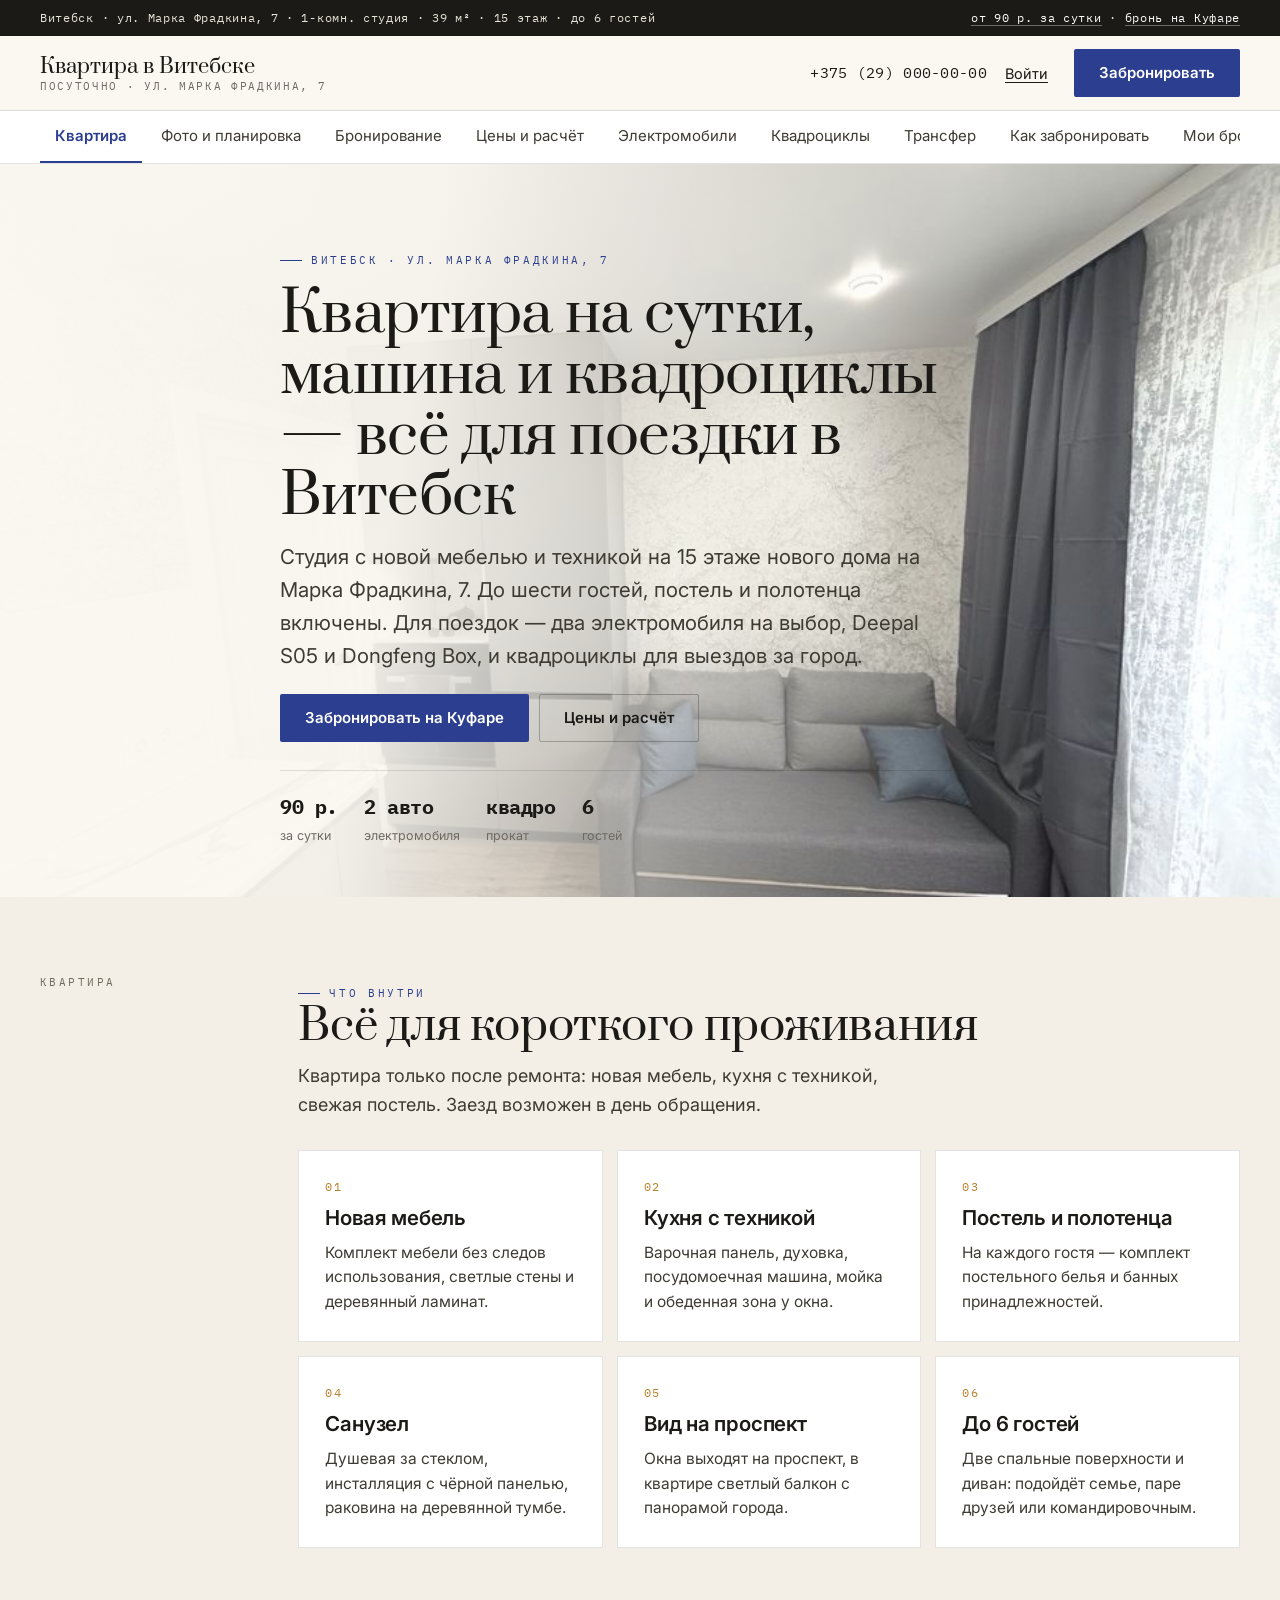
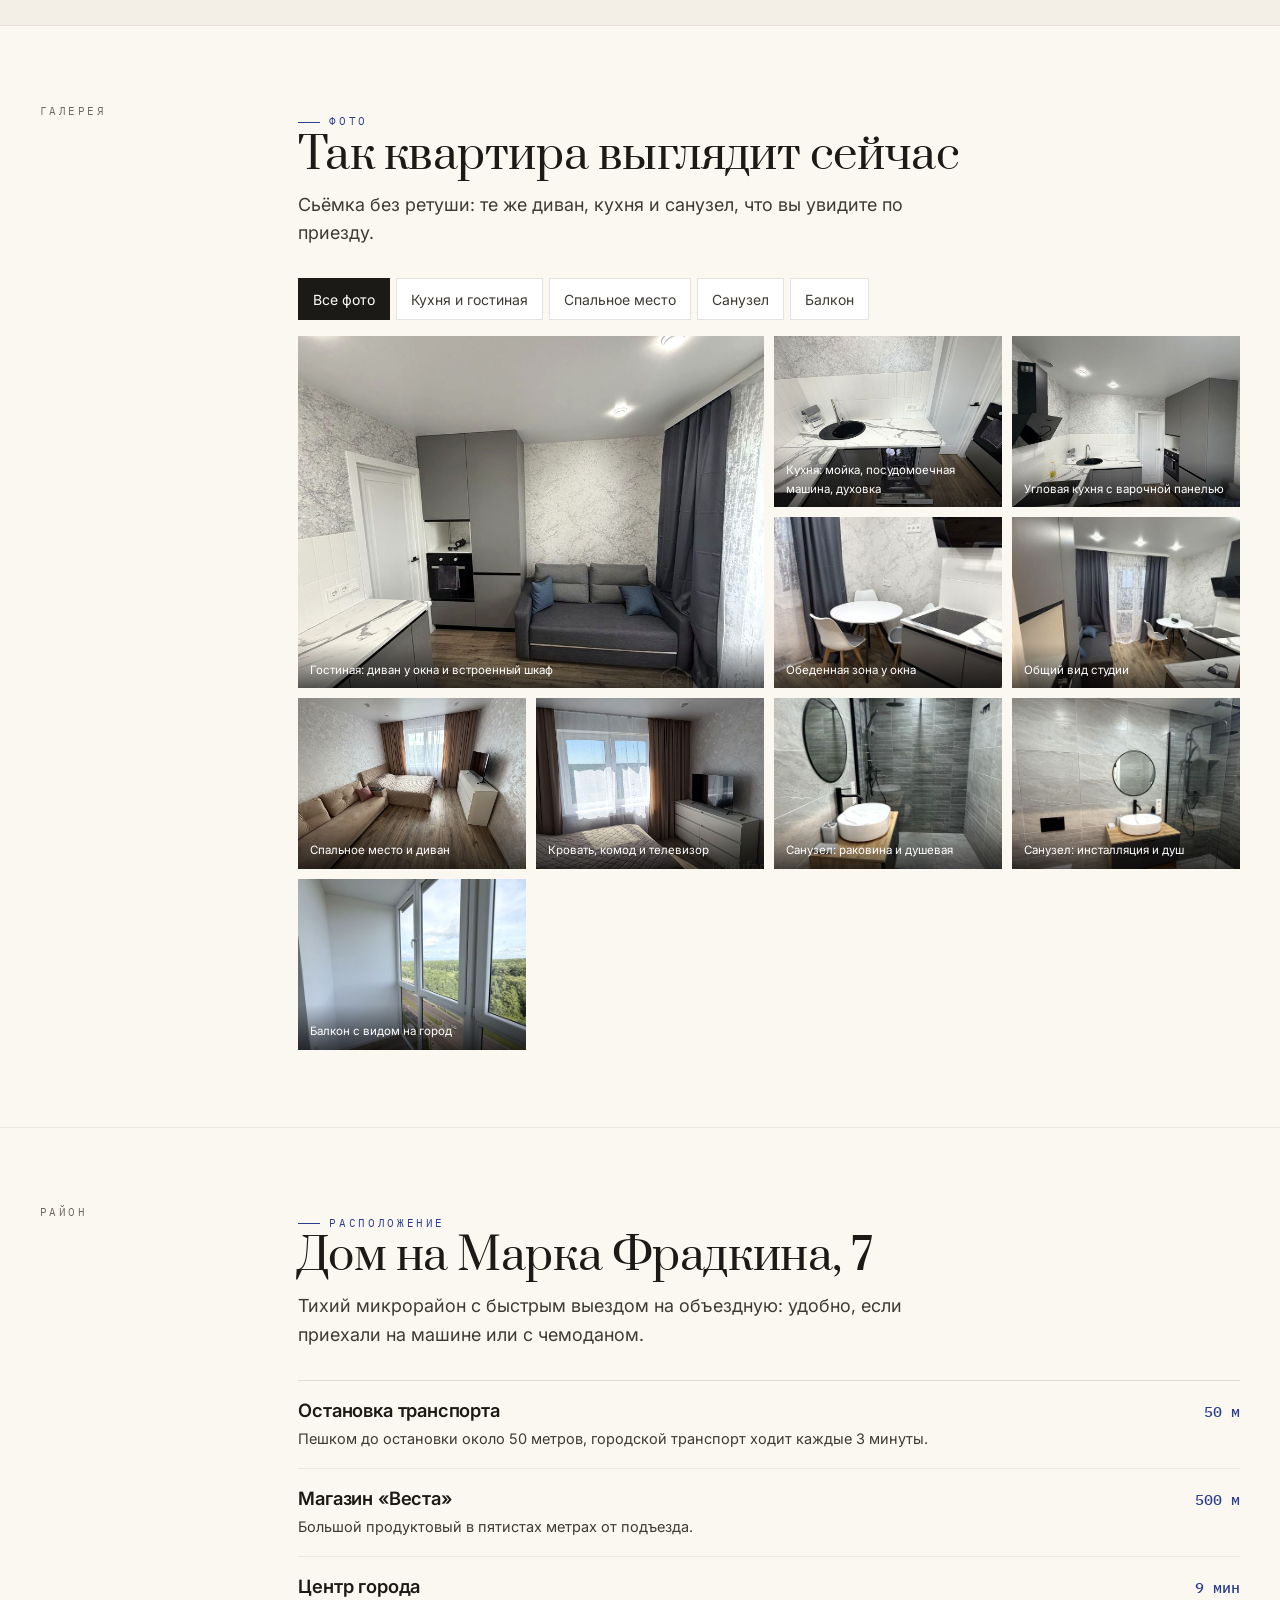
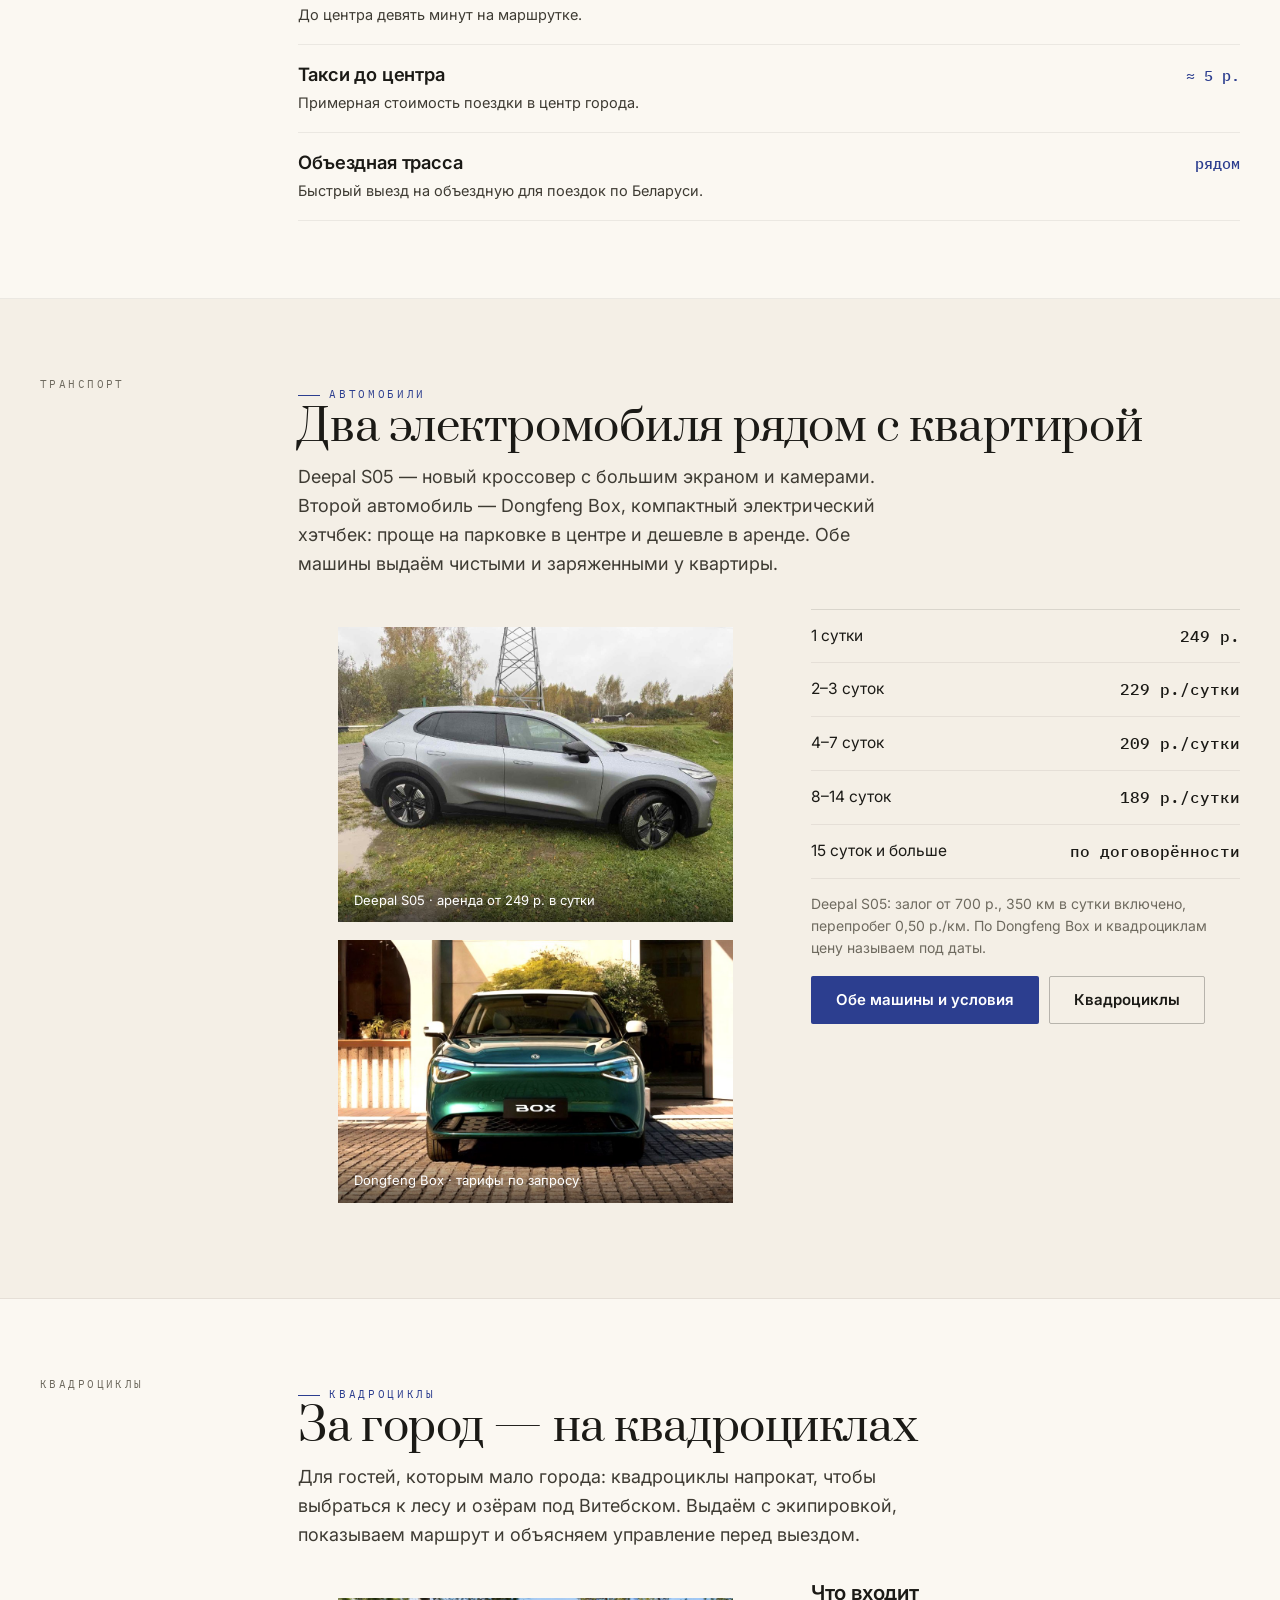
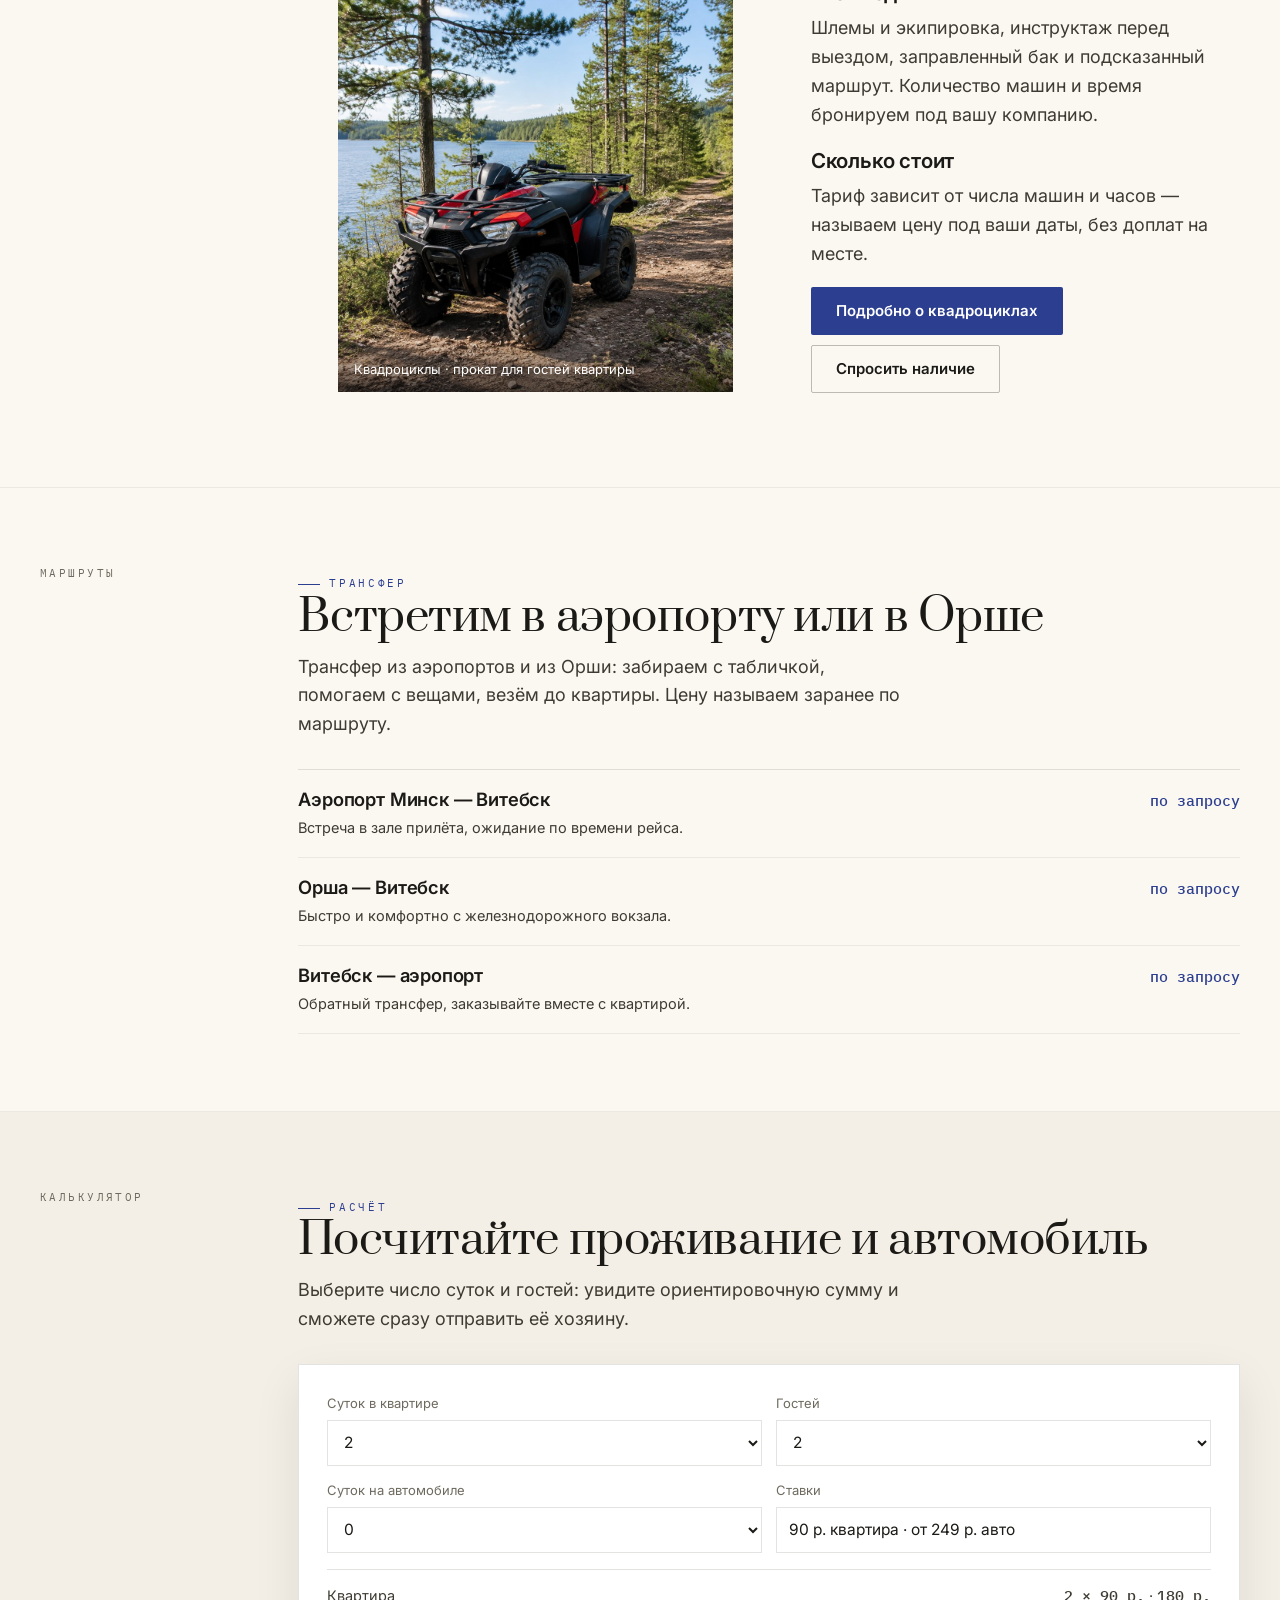
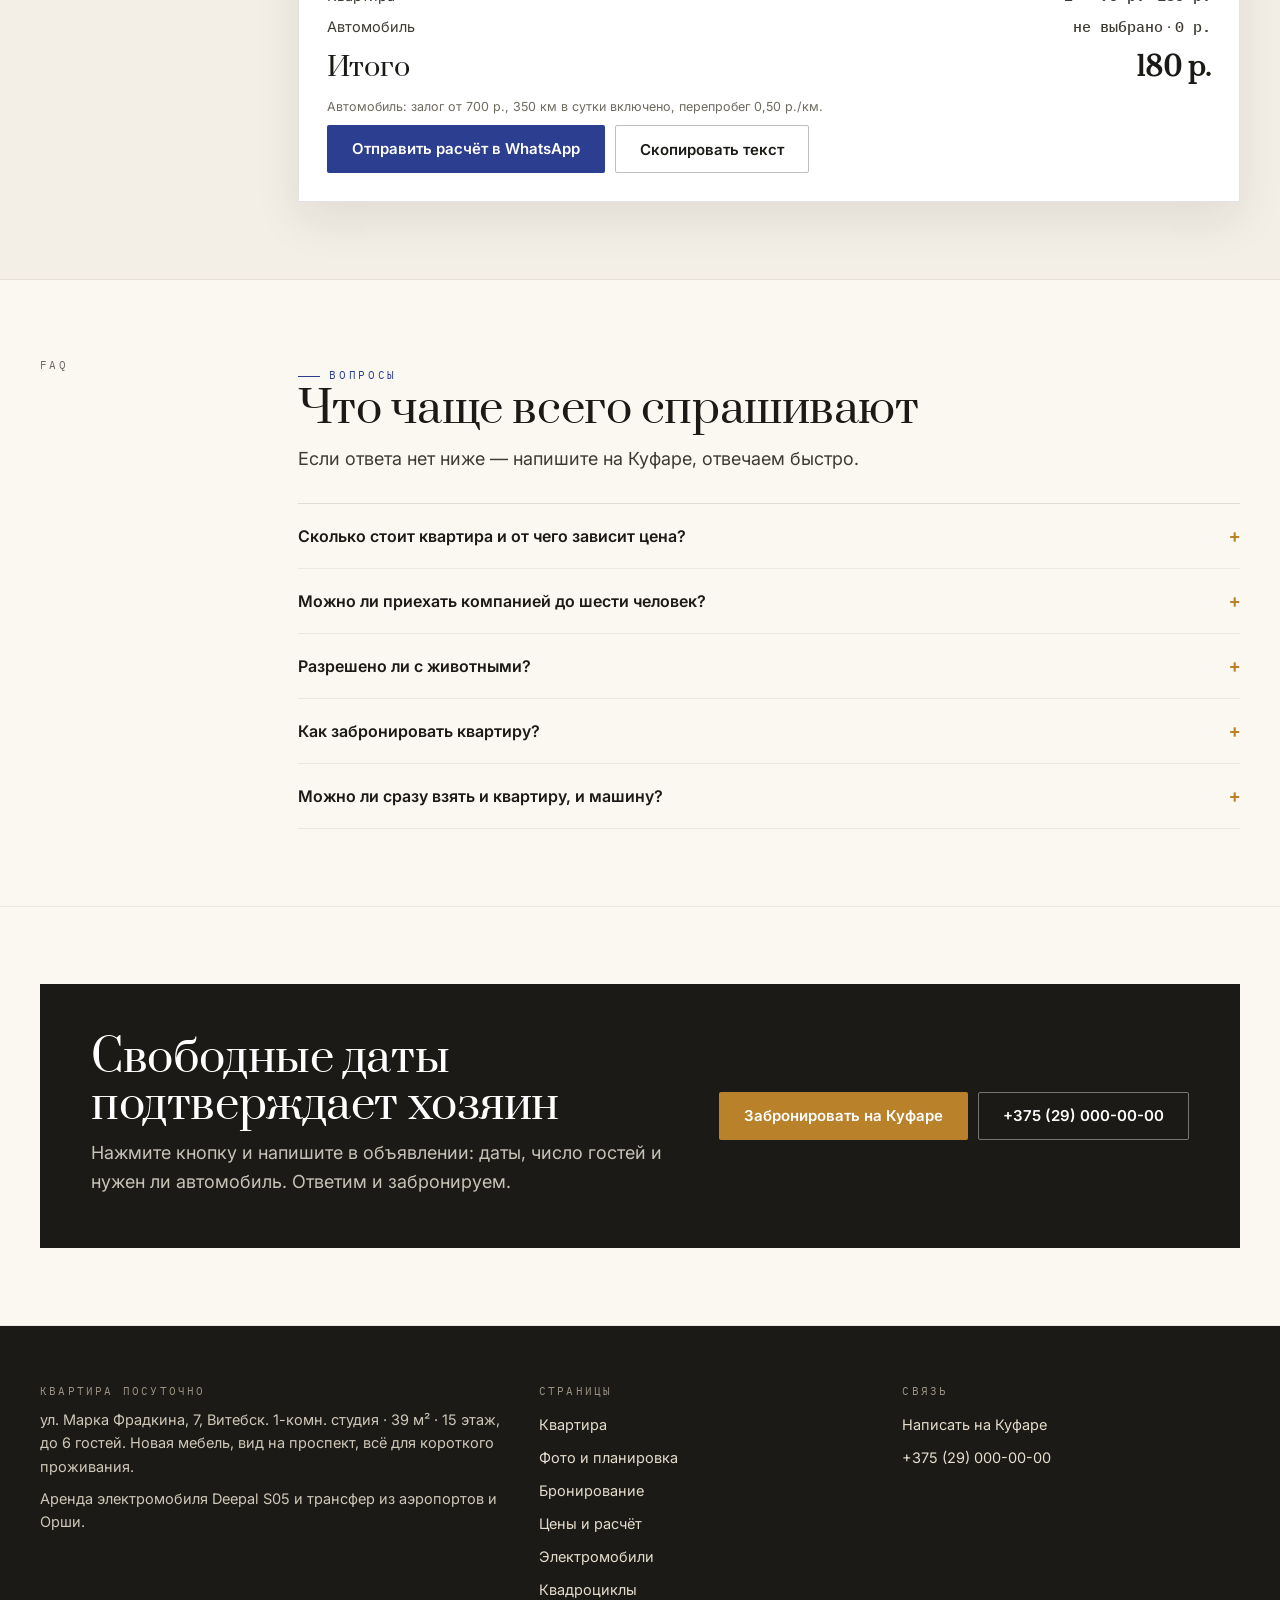
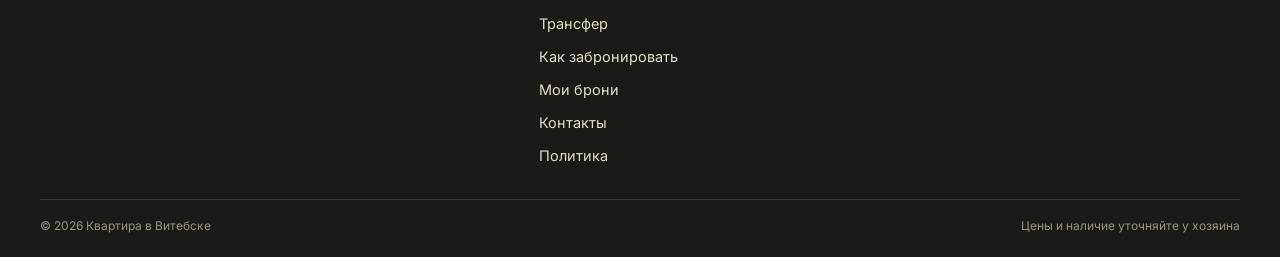
<file: index.html>
<!doctype html>
<html lang="ru"><head>
<meta charset="utf-8">
<meta name="viewport" content="width=device-width,initial-scale=1">
<title>Квартира на сутки, электромобили и квадроциклы в Витебске — комплексно для туристов</title>
<meta name="description" content="Всё для поездки в Витебск в одном месте: квартира на сутки на Марка Фрадкина, 7 (студия 39 м², до 6 гостей, от 90 р.), два электромобиля в аренду — Deepal S05 и Dongfeng Box, квадроциклы для выездов за город и трансфер.">
<link rel="icon" href="assets/img/favicon.svg" type="image/svg+xml">
<link rel="preconnect" href="https://fonts.googleapis.com"><link rel="preconnect" href="https://fonts.gstatic.com" crossorigin>
<link href="https://fonts.googleapis.com/css2?family=Prata&family=Inter:wght@400;500;600;700&family=IBM+Plex+Mono:wght@400;500&display=swap" rel="stylesheet">
<style>
:root{--paper:#FBF8F2;--ink:#1B1A16;--blue:#2C3E8F;--muted:#6E6A5F;--line:rgba(27,26,22,.12)}
*{box-sizing:border-box}
html{overflow-x:clip;font-size:18px}
body{margin:0;background:var(--paper);color:var(--ink);font-family:Inter,system-ui,sans-serif;line-height:1.6;overflow-x:clip}
img{display:block;max-width:100%}
h1,h2{font-family:Prata,Georgia,serif;font-weight:400;line-height:1.1;margin:0}
.wrap{width:min(1200px,100% - 40px);margin:0 auto}
.hdr{position:sticky;top:0;background:rgba(251,248,242,.95)}
.btn{display:inline-flex;align-items:center;gap:8px;min-height:48px;padding:0 22px;background:var(--blue);color:#fff;text-decoration:none;font-weight:600;font-size:15px}
a{color:inherit}
[hidden]{display:none!important}
</style>
<link rel="stylesheet" href="assets/css/site.v1.css">
</head><body>
<div class="topbar"><div class="wrap topbar__in">
<span>Витебск · ул. Марка Фрадкина, 7 · 1-комн. студия · 39 м² · 15 этаж · до 6 гостей</span>
<span><a href="ceny.html">от 90 р. за сутки</a> · <a href="https://www.kufar.by/item/1076684302" target="_blank" rel="noopener">бронь на Куфаре</a></span>
</div></div>
<header class="hdr"><div class="wrap hdr__in">
<a class="logo" href="index.html"><b>Квартира в Витебске</b><span>посуточно · ул. Марка Фрадкина, 7</span></a>
<span class="hdr__sp"></span>
<a class="hdr__tel" href="tel:+375290000000">+375 (29) 000-00-00</a>
<a class="hdr__acc" id="accLink" href="vhod.html">Войти</a>
<a class="btn btn--blue" href="bronirovanie.html" style="margin-left:8px">Забронировать</a>
<button class="burger" id="burger" aria-label="Меню" aria-expanded="false"><span></span><span></span><span></span></button>
</div></header>
<nav class="strip" aria-label="Страницы"><div class="wrap strip__in"><a href="index.html" aria-current="page">Квартира</a><a href="kvartira.html">Фото и планировка</a><a href="bronirovanie.html">Бронирование</a><a href="ceny.html">Цены и расчёт</a><a href="elektromobil.html">Электромобили</a><a href="kvadrocikly.html">Квадроциклы</a><a href="transfer.html">Трансфер</a><a href="poryadok.html">Как забронировать</a><a href="kabinet.html">Мои брони</a><a href="kontakty.html">Контакты</a><a href="politika.html">Политика</a></div></nav>
<main>
<section class="hero"><div class="hero__bg"><img src="assets/img/living.jpg" alt="Гостиная квартиры посуточно: диван у окна и встроенный шкаф"></div><div class="wrap hero__in"><span class="kick">Витебск · ул. Марка Фрадкина, 7</span><h1>Квартира на сутки, машина и квадроциклы — всё для поездки в Витебск</h1><p class="hero__lead">Студия с новой мебелью и техникой на 15 этаже нового дома на Марка Фрадкина, 7. До шести гостей, постель и полотенца включены. Для поездок — два электромобиля на выбор, Deepal S05 и Dongfeng Box, и квадроциклы для выездов за город.</p><div class="hero__cta"><a class="btn btn--blue" href="https://www.kufar.by/item/1076684302" target="_blank" rel="noopener">Забронировать на Куфаре</a><a class="btn btn--ghost" href="ceny.html">Цены и расчёт</a></div><div class="hero__figs"><div><b>90 р.</b><span>за сутки</span></div><div><b>2 авто</b><span>электромобиля</span></div><div><b>квадро</b><span>прокат</span></div><div><b>6</b><span>гостей</span></div></div></div></section><section class="band band--alt"><div class="wrap"><div class="sect"><div class="sect__side"><span class="mono">Квартира</span></div><div><div class="sect__head"><div><span class="kick">Что внутри</span><h2>Всё для короткого проживания</h2></div><p>Квартира только после ремонта: новая мебель, кухня с техникой, свежая постель. Заезд возможен в день обращения.</p></div><div class="cards"><div class="card"><span class="card__n">01</span><h3>Новая мебель</h3><p>Комплект мебели без следов использования, светлые стены и деревянный ламинат.</p></div><div class="card"><span class="card__n">02</span><h3>Кухня с техникой</h3><p>Варочная панель, духовка, посудомоечная машина, мойка и обеденная зона у окна.</p></div><div class="card"><span class="card__n">03</span><h3>Постель и полотенца</h3><p>На каждого гостя — комплект постельного белья и банных принадлежностей.</p></div><div class="card"><span class="card__n">04</span><h3>Санузел</h3><p>Душевая за стеклом, инсталляция с чёрной панелью, раковина на деревянной тумбе.</p></div><div class="card"><span class="card__n">05</span><h3>Вид на проспект</h3><p>Окна выходят на проспект, в квартире светлый балкон с панорамой города.</p></div><div class="card"><span class="card__n">06</span><h3>До 6 гостей</h3><p>Две спальные поверхности и диван: подойдёт семье, паре друзей или командировочным.</p></div></div></div></div></div></section><section class="band "><div class="wrap"><div class="sect"><div class="sect__side"><span class="mono">Галерея</span></div><div><div class="sect__head"><div><span class="kick">Фото</span><h2>Так квартира выглядит сейчас</h2></div><p>Сьёмка без ретуши: те же диван, кухня и санузел, что вы увидите по приезду.</p></div><div class="tabs"><button data-gal="all" aria-selected="true">Все фото</button><button data-gal="live" aria-selected="false">Кухня и гостиная</button><button data-gal="sleep" aria-selected="false">Спальное место</button><button data-gal="bath" aria-selected="false">Санузел</button><button data-gal="view" aria-selected="false">Балкон</button></div><div class="gal"><figure data-g="live"><img src="assets/img/living.jpg" alt="Гостиная: диван у окна и встроенный шкаф" loading="lazy"><figcaption>Гостиная: диван у окна и встроенный шкаф</figcaption></figure><figure data-g="live"><img src="assets/img/kitchen.jpg" alt="Кухня: мойка, посудомоечная машина, духовка" loading="lazy"><figcaption>Кухня: мойка, посудомоечная машина, духовка</figcaption></figure><figure data-g="live"><img src="assets/img/kitchen2.jpg" alt="Угловая кухня с варочной панелью" loading="lazy"><figcaption>Угловая кухня с варочной панелью</figcaption></figure><figure data-g="live"><img src="assets/img/dining.jpg" alt="Обеденная зона у окна" loading="lazy"><figcaption>Обеденная зона у окна</figcaption></figure><figure data-g="live"><img src="assets/img/studio.jpg" alt="Общий вид студии" loading="lazy"><figcaption>Общий вид студии</figcaption></figure><figure data-g="sleep"><img src="assets/img/bedroom.jpg" alt="Спальное место и диван" loading="lazy"><figcaption>Спальное место и диван</figcaption></figure><figure data-g="sleep"><img src="assets/img/bedroom2.jpg" alt="Кровать, комод и телевизор" loading="lazy"><figcaption>Кровать, комод и телевизор</figcaption></figure><figure data-g="bath"><img src="assets/img/bath1.jpg" alt="Санузел: раковина и душевая" loading="lazy"><figcaption>Санузел: раковина и душевая</figcaption></figure><figure data-g="bath"><img src="assets/img/bath2.jpg" alt="Санузел: инсталляция и душ" loading="lazy"><figcaption>Санузел: инсталляция и душ</figcaption></figure><figure data-g="view"><img src="assets/img/balcony.jpg" alt="Балкон с видом на город" loading="lazy"><figcaption>Балкон с видом на город</figcaption></figure></div></div></div></div></section><section class="band "><div class="wrap"><div class="sect"><div class="sect__side"><span class="mono">Район</span></div><div><div class="sect__head"><div><span class="kick">Расположение</span><h2>Дом на Марка Фрадкина, 7</h2></div><p>Тихий микрорайон с быстрым выездом на объездную: удобно, если приехали на машине или с чемоданом.</p></div><div class="rows"><div class="row"><div><h3>Остановка транспорта</h3><p>Пешком до остановки около 50 метров, городской транспорт ходит каждые 3 минуты.</p></div><span class="row__p">50 м</span></div><div class="row"><div><h3>Магазин «Веста»</h3><p>Большой продуктовый в пятистах метрах от подъезда.</p></div><span class="row__p">500 м</span></div><div class="row"><div><h3>Центр города</h3><p>До центра девять минут на маршрутке.</p></div><span class="row__p">9 мин</span></div><div class="row"><div><h3>Такси до центра</h3><p>Примерная стоимость поездки в центр города.</p></div><span class="row__p">≈ 5 р.</span></div><div class="row"><div><h3>Объездная трасса</h3><p>Быстрый выезд на объездную для поездок по Беларуси.</p></div><span class="row__p">рядом</span></div></div></div></div></div></section><section class="band band--alt"><div class="wrap"><div class="sect"><div class="sect__side"><span class="mono">Транспорт</span></div><div><div class="sect__head"><div><span class="kick">Автомобили</span><h2>Два электромобиля рядом с квартирой</h2></div><p>Deepal S05 — новый кроссовер с большим экраном и камерами. Второй автомобиль — Dongfeng Box, компактный электрический хэтчбек: проще на парковке в центре и дешевле в аренде. Обе машины выдаём чистыми и заряженными у квартиры.</p></div><div class="split"><div><figure class="plate"><img src="assets/img/car-1.jpg" alt="Электромобиль Deepal S05 в Витебске"><figcaption>Deepal S05 · аренда от 249 р. в сутки</figcaption></figure><figure class="plate" style="margin-top:14px"><img src="assets/img/box-front.jpg" alt="Электромобиль Dongfeng Box в Витебске"><figcaption>Dongfeng Box · тарифы по запросу</figcaption></figure></div><div><div class="prices"><div class="price"><span>1 сутки</span><b>249 р.</b></div><div class="price"><span>2–3 суток</span><b>229 р./сутки</b></div><div class="price"><span>4–7 суток</span><b>209 р./сутки</b></div><div class="price"><span>8–14 суток</span><b>189 р./сутки</b></div><div class="price"><span>15 суток и больше</span><b>по договорённости</b></div></div><p style="margin-top:14px;font-size:14px;color:var(--muted)">Deepal S05: залог от 700 р., 350 км в сутки включено, перепробег 0,50 р./км. По Dongfeng Box и квадроциклам цену называем под даты.</p><div style="margin-top:16px;display:flex;gap:10px;flex-wrap:wrap"><a class="btn btn--blue" href="elektromobil.html">Обе машины и условия</a><a class="btn btn--ghost" href="kvadrocikly.html">Квадроциклы</a></div></div></div></div></div></div></section><section class="band "><div class="wrap"><div class="sect"><div class="sect__side"><span class="mono">Квадроциклы</span></div><div><div class="sect__head"><div><span class="kick">Квадроциклы</span><h2>За город — на квадроциклах</h2></div><p>Для гостей, которым мало города: квадроциклы напрокат, чтобы выбраться к лесу и озёрам под Витебском. Выдаём с экипировкой, показываем маршрут и объясняем управление перед выездом.</p></div><div class="split"><figure class="plate"><img src="assets/img/quad-1.jpg" alt="Квадроцикл для прогулок под Витебском" loading="lazy"><figcaption>Квадроциклы · прокат для гостей квартиры</figcaption></figure><div><h3>Что входит</h3><p style="margin-top:8px;color:var(--ink2)">Шлемы и экипировка, инструктаж перед выездом, заправленный бак и подсказанный маршрут. Количество машин и время бронируем под вашу компанию.</p><h3 style="margin-top:18px">Сколько стоит</h3><p style="margin-top:8px;color:var(--ink2)">Тариф зависит от числа машин и часов — называем цену под ваши даты, без доплат на месте.</p><div style="margin-top:18px;display:flex;gap:10px;flex-wrap:wrap"><a class="btn btn--blue" href="kvadrocikly.html">Подробно о квадроциклах</a><a class="btn btn--ghost" href="kontakty.html">Спросить наличие</a></div></div></div></div></div></div></section><section class="band "><div class="wrap"><div class="sect"><div class="sect__side"><span class="mono">Маршруты</span></div><div><div class="sect__head"><div><span class="kick">Трансфер</span><h2>Встретим в аэропорту или в Орше</h2></div><p>Трансфер из аэропортов и из Орши: забираем с табличкой, помогаем с вещами, везём до квартиры. Цену называем заранее по маршруту.</p></div><div class="rows"><div class="row"><div><h3>Аэропорт Минск — Витебск</h3><p>Встреча в зале прилёта, ожидание по времени рейса.</p></div><span class="row__p">по запросу</span></div><div class="row"><div><h3>Орша — Витебск</h3><p>Быстро и комфортно с железнодорожного вокзала.</p></div><span class="row__p">по запросу</span></div><div class="row"><div><h3>Витебск — аэропорт</h3><p>Обратный трансфер, заказывайте вместе с квартирой.</p></div><span class="row__p">по запросу</span></div></div></div></div></div></section><section class="band band--alt"><div class="wrap"><div class="sect"><div class="sect__side"><span class="mono">Калькулятор</span></div><div><div class="sect__head"><div><span class="kick">Расчёт</span><h2>Посчитайте проживание и автомобиль</h2></div><p>Выберите число суток и гостей: увидите ориентировочную сумму и сможете сразу отправить её хозяину.</p></div><div class="calc" id="calc"><div class="calc__grid"><div class="field"><label for="cN">Суток в квартире</label><select id="cN"><option value="1">1</option><option value="2" selected>2</option><option value="3">3</option><option value="4">4</option><option value="5">5</option><option value="6">6</option><option value="7">7</option><option value="8">8</option><option value="9">9</option><option value="10">10</option><option value="11">11</option><option value="12">12</option><option value="13">13</option><option value="14">14</option><option value="21">21</option><option value="30">30</option></select></div><div class="field"><label for="cG">Гостей</label><select id="cG"><option value="1">1</option><option value="2" selected>2</option><option value="3">3</option><option value="4">4</option><option value="5">5</option><option value="6">6</option></select></div><div class="field"><label for="cD">Суток на автомобиле</label><select id="cD"><option value="0" selected>0</option><option value="1">1</option><option value="2">2</option><option value="3">3</option><option value="4">4</option><option value="5">5</option><option value="7">7</option><option value="10">10</option><option value="14">14</option><option value="21">21</option></select></div><div class="field"><label>Ставки</label><input type="text" value="90 р. квартира · от 249 р. авто" readonly></div></div><div class="calc__sum"><div class="calc__line"><span>Квартира</span><span><b id="lFlat">2 × 90 р.</b> · <b id="vFlat">180 р.</b></span></div><div class="calc__line"><span>Автомобиль</span><span><b id="lCar">не выбрано</b> · <b id="vCar">0 р.</b></span></div><div class="calc__total"><span>Итого</span><b id="vTotal">180 р.</b></div><p class="calc__note" id="calcNote"></p><div style="display:flex;gap:10px;flex-wrap:wrap"><a class="btn btn--blue" id="cWa" href="#" target="_blank" rel="noopener">Отправить расчёт в WhatsApp</a><button class="btn btn--ghost" id="cCopy" type="button">Скопировать текст</button></div></div></div></div></div></div></section><section class="band "><div class="wrap"><div class="sect"><div class="sect__side"><span class="mono">FAQ</span></div><div><div class="sect__head"><div><span class="kick">Вопросы</span><h2>Что чаще всего спрашивают</h2></div><p>Если ответа нет ниже — напишите на Куфаре, отвечаем быстро.</p></div><div class="faq"><div class="faq__i"><button class="faq__q" aria-expanded="false">Сколько стоит квартира и от чего зависит цена?</button><div class="faq__a">Базовая ставка — 90 р. за сутки. Цена зависит от количества человек: точную сумму хозяин подтвердит при бронировании.</div></div><div class="faq__i"><button class="faq__q" aria-expanded="false">Можно ли приехать компанией до шести человек?</button><div class="faq__a">Да, размещение рассчитано на шесть гостей: кровать, диван и дополнительное спальное место. Комплекты постели и полотенец включены.</div></div><div class="faq__i"><button class="faq__q" aria-expanded="false">Разрешено ли с животными?</button><div class="faq__a">Объявление допускает проживание с питомцами — уточните породу и количество при бронировании, чтобы согласовать условия.</div></div><div class="faq__i"><button class="faq__q" aria-expanded="false">Как забронировать квартиру?</button><div class="faq__a">Напишите в объявлении на Куфаре или оставьте заявку на сайте: подтверждаем даты, время заезда и способ оплаты.</div></div><div class="faq__i"><button class="faq__q" aria-expanded="false">Можно ли сразу взять и квартиру, и машину?</button><div class="faq__a">Да, это одна из частых просьб. В расчёте выберите сутки в квартире и сутки на автомобиле — отправим одним сообщением.</div></div></div></div></div></div></section><section class="band"><div class="wrap"><div class="cta"><div><h2>Свободные даты подтверждает хозяин</h2><p style="margin-top:10px;color:rgba(242,236,223,.8)">Нажмите кнопку и напишите в объявлении: даты, число гостей и нужен ли автомобиль. Ответим и забронируем.</p></div><div class="cta__act"><a class="btn btn--ochre" href="https://www.kufar.by/item/1076684302" target="_blank" rel="noopener">Забронировать на Куфаре</a><a class="btn btn--ghost" style="border-color:rgba(255,255,255,.4);color:#fff" href="tel:+375290000000">+375 (29) 000-00-00</a></div></div></div></section></main>
<footer class="foot"><div class="wrap">
<div class="foot__grid">
<div><h4>Квартира посуточно</h4><p style="font-size:14.5px;line-height:1.65">ул. Марка Фрадкина, 7, Витебск. 1-комн. студия · 39 м² · 15 этаж, до 6 гостей. Новая мебель, вид на проспект, всё для короткого проживания.</p>
<p style="font-size:14.5px;margin-top:8px">Аренда электромобиля Deepal S05 и трансфер из аэропортов и Орши.</p></div>
<div><h4>Страницы</h4><a href="index.html">Квартира</a><a href="kvartira.html">Фото и планировка</a><a href="bronirovanie.html">Бронирование</a><a href="ceny.html">Цены и расчёт</a><a href="elektromobil.html">Электромобили</a><a href="kvadrocikly.html">Квадроциклы</a><a href="transfer.html">Трансфер</a><a href="poryadok.html">Как забронировать</a><a href="kabinet.html">Мои брони</a><a href="kontakty.html">Контакты</a><a href="politika.html">Политика</a></div>
<div><h4>Связь</h4><a href="https://www.kufar.by/item/1076684302" target="_blank" rel="noopener">Написать на Куфаре</a><a href="tel:+375290000000">+375 (29) 000-00-00</a></div>
</div>
<div class="foot__bot"><span>© 2026 Квартира в Витебске</span><span>Цены и наличие уточняйте у хозяина</span></div>
</div></footer>
<div class="fbar">
<a href="tel:+375290000000"><svg viewBox="0 0 24 24"><path d="M5 4h4l2 5-2.5 1.5a12 12 0 0 0 5 5L15 13l5 2v4a2 2 0 0 1-2 2A16 16 0 0 1 3 6a2 2 0 0 1 2-2z"/></svg>Позвонить</a>
<a href="https://wa.me/375290000000"><svg viewBox="0 0 24 24"><path d="M12 3a9 9 0 0 0-7.8 13.5L3 21l4.6-1.2A9 9 0 1 0 12 3z"/></svg>WhatsApp</a>
<a href="viber://chat?number=%2B375290000000"><svg viewBox="0 0 24 24"><path d="M12 3c5 0 9 3.4 9 7.6 0 4.2-4 7.6-9 7.6-1 0-2-.1-2.9-.4L5 20l.8-3.2C4.1 15.3 3 13.1 3 10.6 3 6.4 7 3 12 3z"/></svg>Viber</a>
<a href="https://www.kufar.by/item/1076684302" target="_blank" rel="noopener"><svg viewBox="0 0 24 24"><path d="M4 7h16v13H4z"/><path d="M8 7V5a4 4 0 0 1 8 0v2"/></svg>Куфар</a>
</div>
<div class="drawer" id="drawer" data-open="false" aria-hidden="true"><div class="drawer__inner">
<div class="drawer__top"><span class="mono">Меню</span><button class="drawer__close" id="drawerClose" aria-label="Закрыть"></button></div>
<a href="index.html">Квартира</a><a href="kvartira.html">Фото и планировка</a><a href="bronirovanie.html">Бронирование</a><a href="ceny.html">Цены и расчёт</a><a href="elektromobil.html">Электромобили</a><a href="kvadrocikly.html">Квадроциклы</a><a href="transfer.html">Трансфер</a><a href="poryadok.html">Как забронировать</a><a href="kabinet.html">Мои брони</a><a href="kontakty.html">Контакты</a><a href="politika.html">Политика</a>
<a href="politika.html">Политика</a>
<a href="vhod.html">Вход и регистрация</a>
<a class="btn btn--blue" href="bronirovanie.html" style="margin-top:14px">Забронировать даты</a>
</div></div>
<script src="assets/js/notify.v1.js" defer></script>
<script src="assets/js/booking.v1.js" defer></script>
<script src="assets/js/main.v1.js" defer></script>
</body></html>
</file>
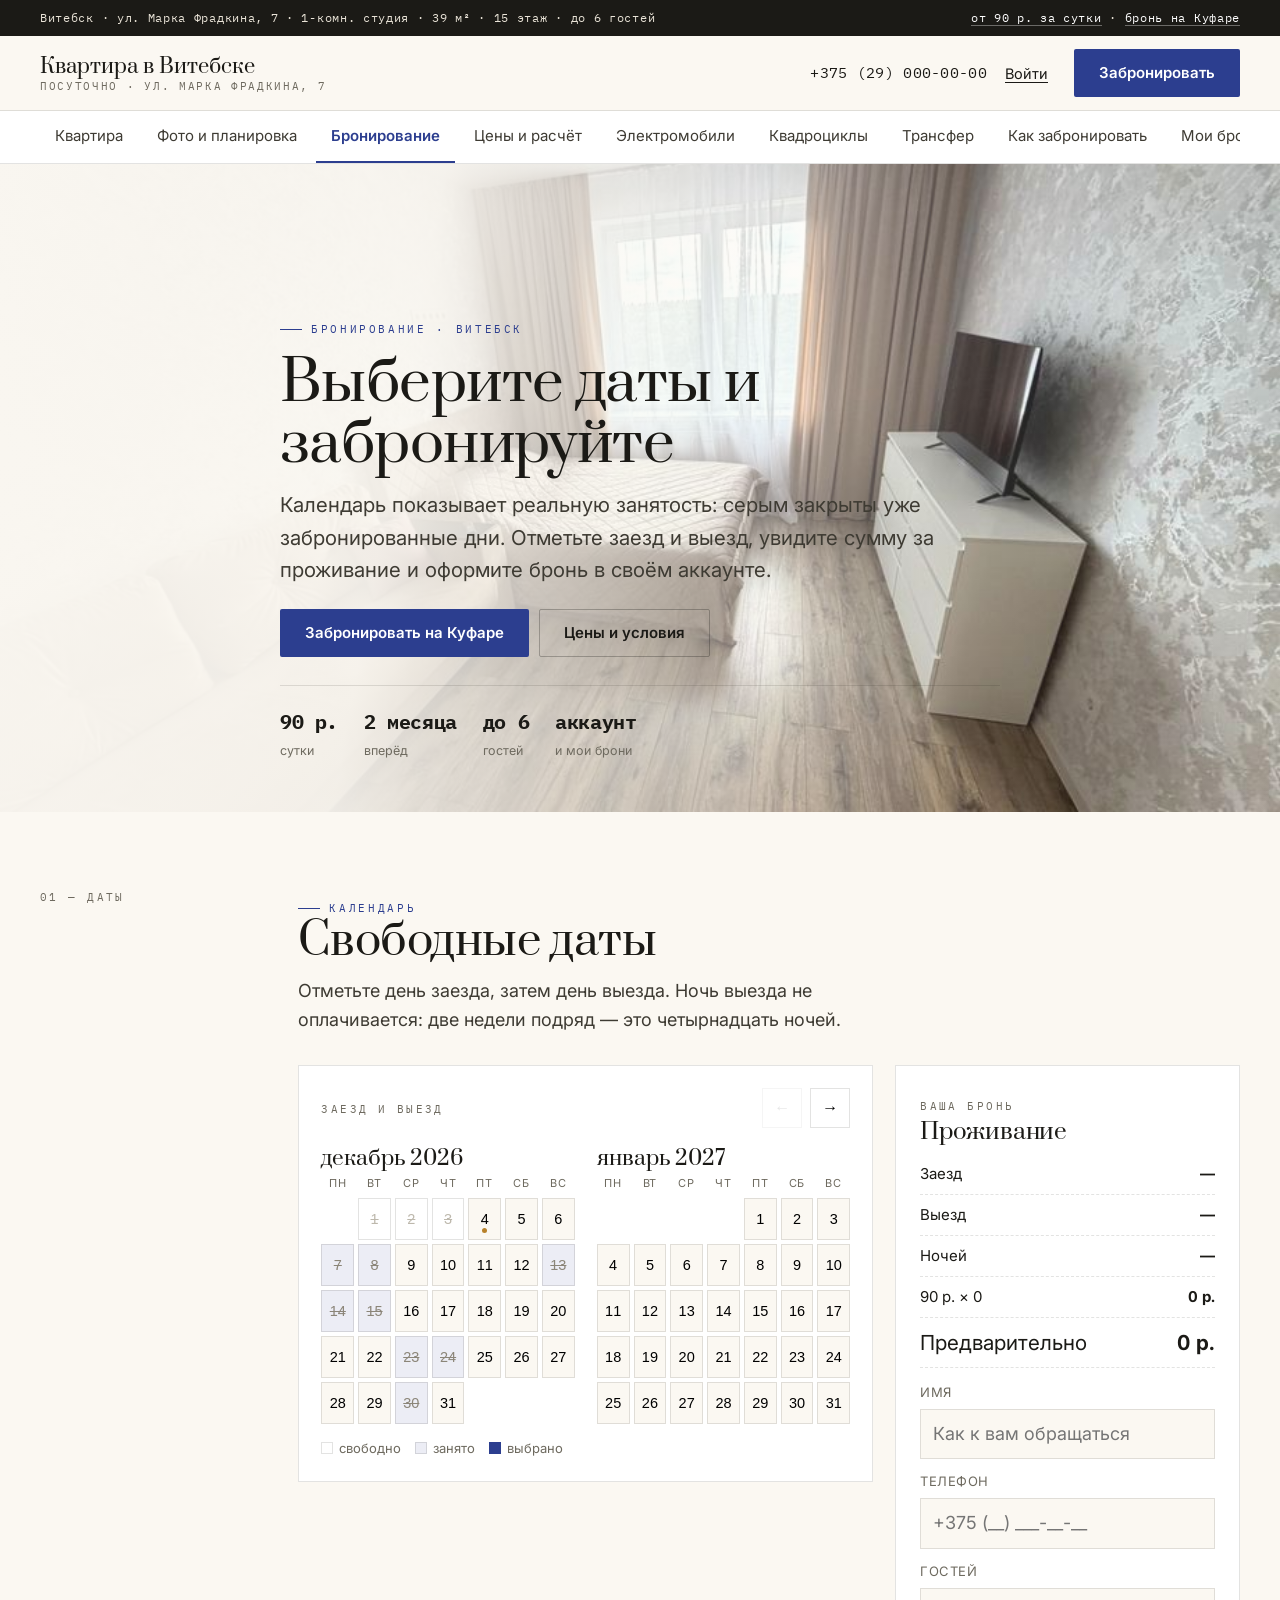
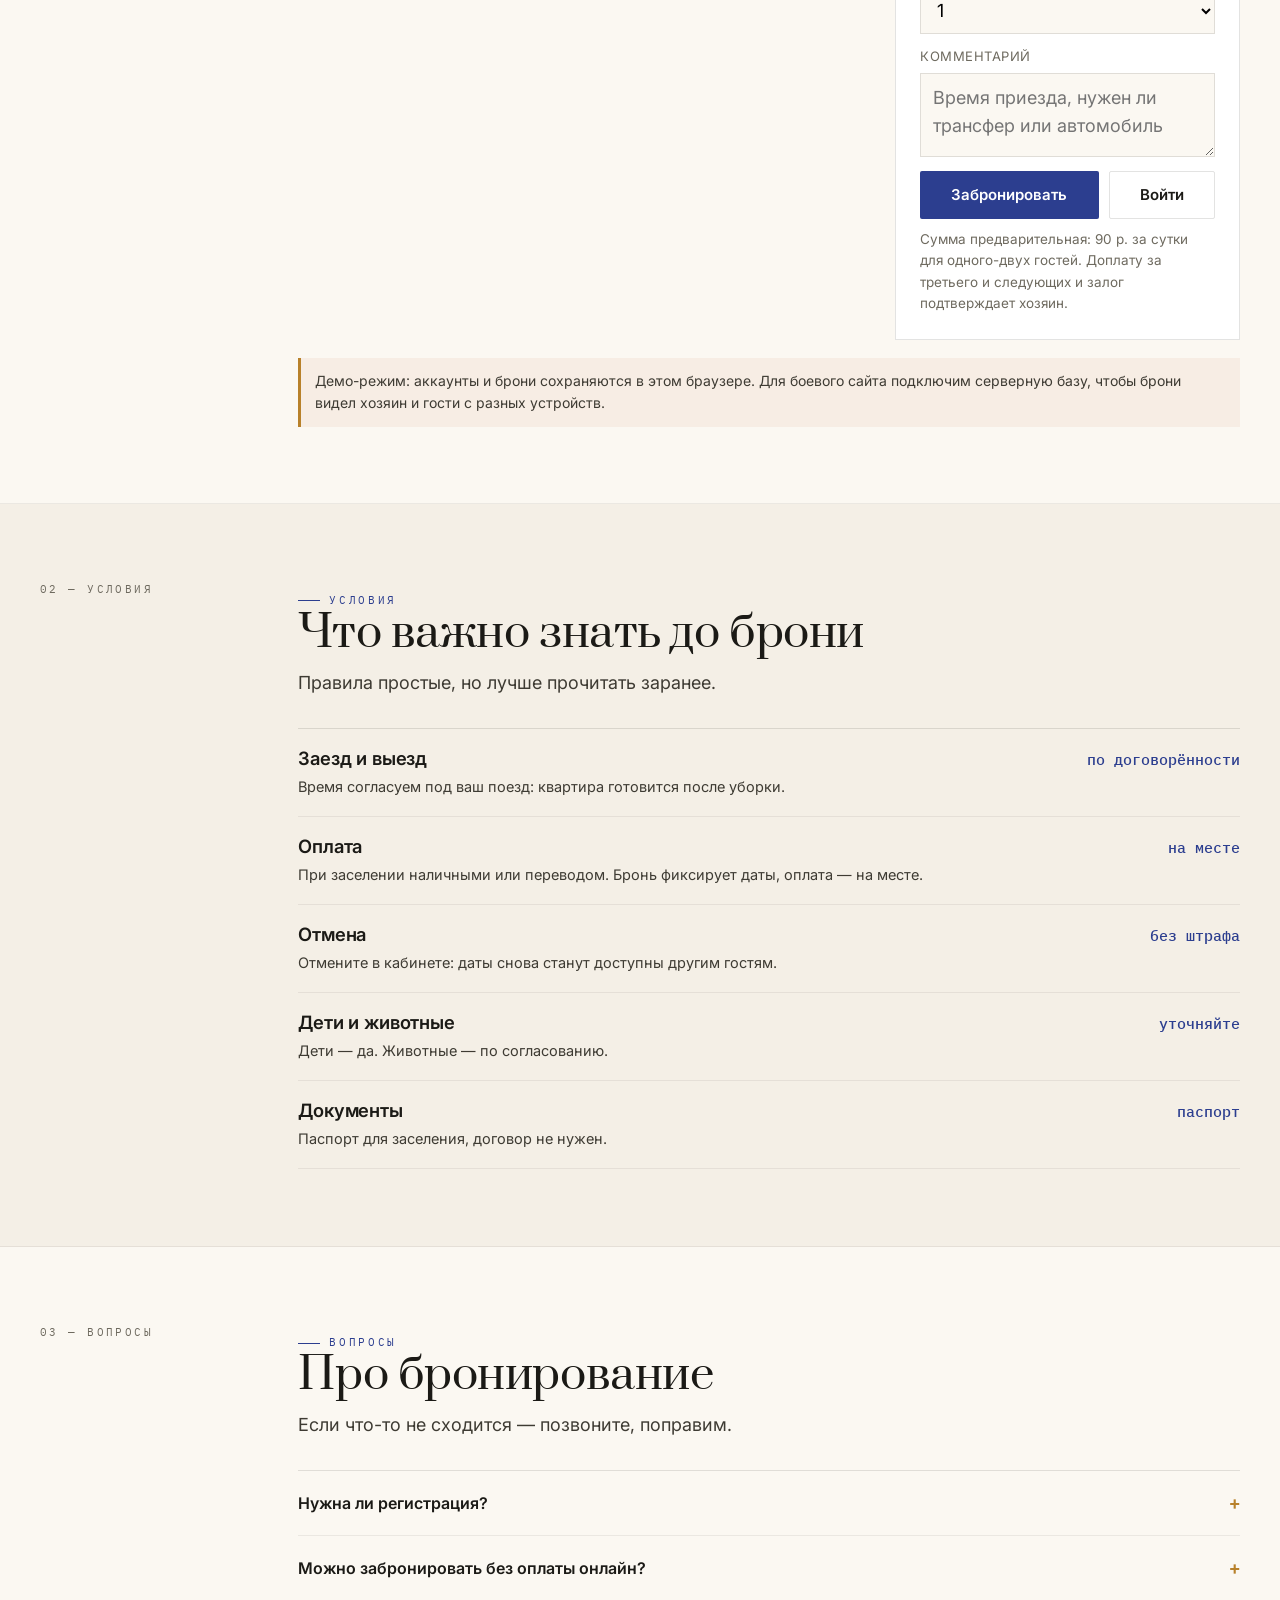
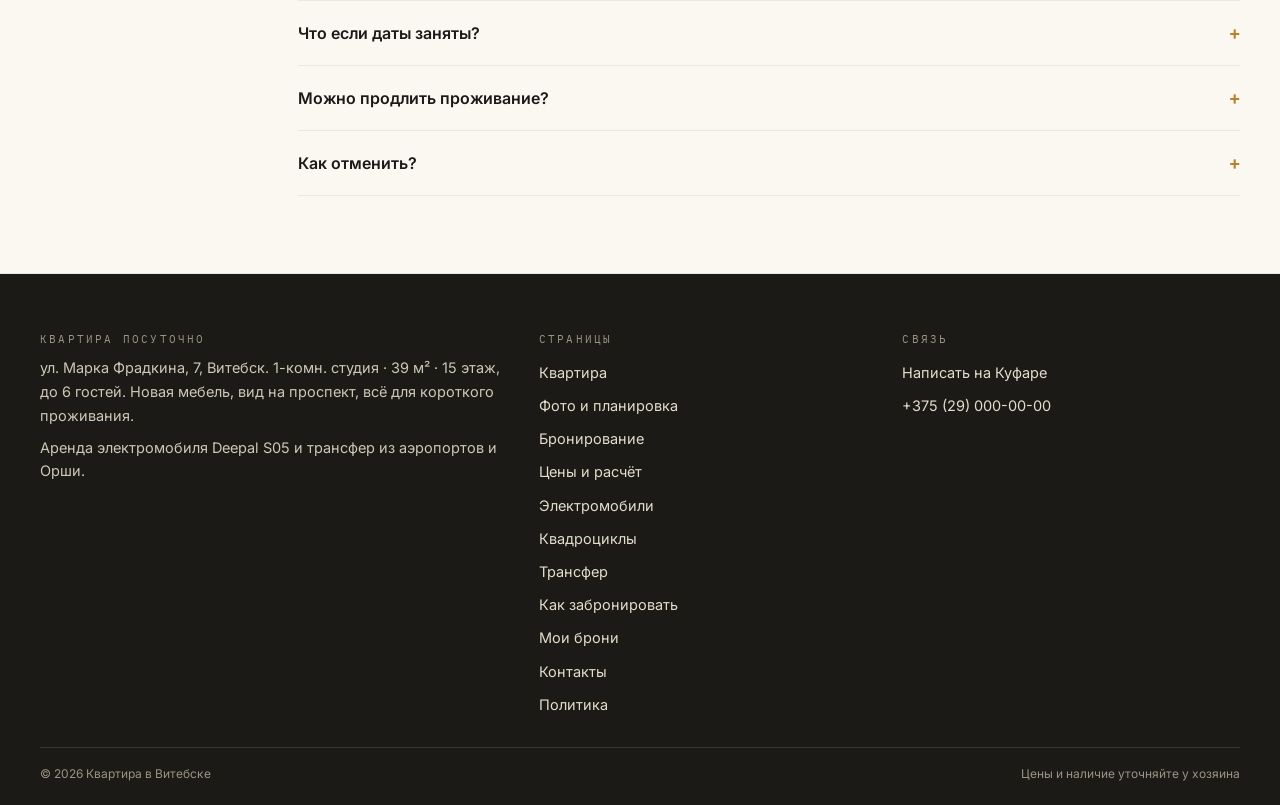
<file: bronirovanie.html>
<!doctype html>
<html lang="ru"><head>
<meta charset="utf-8">
<meta name="viewport" content="width=device-width,initial-scale=1">
<title>Бронирование квартиры в Витебске: календарь свободных дат</title>
<meta name="description" content="Календарь занятости и онлайн-бронирование квартиры на Марка Фрадкина, 7 в Витебске: выбор заезда и выезда, расчёт суммы, личный кабинет.">
<link rel="icon" href="assets/img/favicon.svg" type="image/svg+xml">
<link rel="preconnect" href="https://fonts.googleapis.com"><link rel="preconnect" href="https://fonts.gstatic.com" crossorigin>
<link href="https://fonts.googleapis.com/css2?family=Prata&family=Inter:wght@400;500;600;700&family=IBM+Plex+Mono:wght@400;500&display=swap" rel="stylesheet">
<style>
:root{--paper:#FBF8F2;--ink:#1B1A16;--blue:#2C3E8F;--muted:#6E6A5F;--line:rgba(27,26,22,.12)}
*{box-sizing:border-box}
html{overflow-x:clip;font-size:18px}
body{margin:0;background:var(--paper);color:var(--ink);font-family:Inter,system-ui,sans-serif;line-height:1.6;overflow-x:clip}
img{display:block;max-width:100%}
h1,h2{font-family:Prata,Georgia,serif;font-weight:400;line-height:1.1;margin:0}
.wrap{width:min(1200px,100% - 40px);margin:0 auto}
.hdr{position:sticky;top:0;background:rgba(251,248,242,.95)}
.btn{display:inline-flex;align-items:center;gap:8px;min-height:48px;padding:0 22px;background:var(--blue);color:#fff;text-decoration:none;font-weight:600;font-size:15px}
a{color:inherit}
[hidden]{display:none!important}
</style>
<link rel="stylesheet" href="assets/css/site.v1.css">
</head><body>
<div class="topbar"><div class="wrap topbar__in">
<span>Витебск · ул. Марка Фрадкина, 7 · 1-комн. студия · 39 м² · 15 этаж · до 6 гостей</span>
<span><a href="ceny.html">от 90 р. за сутки</a> · <a href="https://www.kufar.by/item/1076684302" target="_blank" rel="noopener">бронь на Куфаре</a></span>
</div></div>
<header class="hdr"><div class="wrap hdr__in">
<a class="logo" href="index.html"><b>Квартира в Витебске</b><span>посуточно · ул. Марка Фрадкина, 7</span></a>
<span class="hdr__sp"></span>
<a class="hdr__tel" href="tel:+375290000000">+375 (29) 000-00-00</a>
<a class="hdr__acc" id="accLink" href="vhod.html">Войти</a>
<a class="btn btn--blue" href="bronirovanie.html" style="margin-left:8px">Забронировать</a>
<button class="burger" id="burger" aria-label="Меню" aria-expanded="false"><span></span><span></span><span></span></button>
</div></header>
<nav class="strip" aria-label="Страницы"><div class="wrap strip__in"><a href="index.html">Квартира</a><a href="kvartira.html">Фото и планировка</a><a href="bronirovanie.html" aria-current="page">Бронирование</a><a href="ceny.html">Цены и расчёт</a><a href="elektromobil.html">Электромобили</a><a href="kvadrocikly.html">Квадроциклы</a><a href="transfer.html">Трансфер</a><a href="poryadok.html">Как забронировать</a><a href="kabinet.html">Мои брони</a><a href="kontakty.html">Контакты</a><a href="politika.html">Политика</a></div></nav>
<main>
<section class="hero"><div class="hero__bg"><img src="assets/img/bedroom.jpg" alt="Спальное место в квартире посуточно"></div><div class="wrap hero__in"><span class="kick">Бронирование · Витебск</span><h1>Выберите даты и забронируйте</h1><p class="hero__lead">Календарь показывает реальную занятость: серым закрыты уже забронированные дни. Отметьте заезд и выезд, увидите сумму за проживание и оформите бронь в своём аккаунте.</p><div class="hero__cta"><a class="btn btn--blue" href="https://www.kufar.by/item/1076684302" target="_blank" rel="noopener">Забронировать на Куфаре</a><a class="btn btn--ghost" href="ceny.html">Цены и условия</a></div><div class="hero__figs"><div><b>90 р.</b><span>сутки</span></div><div><b>2 месяца</b><span>вперёд</span></div><div><b>до 6</b><span>гостей</span></div><div><b>аккаунт</b><span>и мои брони</span></div></div></div></section><section class="band "><div class="wrap"><div class="sect"><div class="sect__side"><span class="mono">01 — даты</span></div><div><div class="sect__head"><div><span class="kick">Календарь</span><h2>Свободные даты</h2></div><p>Отметьте день заезда, затем день выезда. Ночь выезда не оплачивается: две недели подряд — это четырнадцать ночей.</p></div><div class="bk"><div class="cal" id="cal"></div><div class="bk__panel"><span class="mono">Ваша бронь</span><h3>Проживание</h3><div class="bk__sum" id="bkSum"></div><div class="msg" id="calMsg"></div><div class="fld"><label for="bName">Имя</label><input id="bName" name="bName" autocomplete="name" placeholder="Как к вам обращаться"></div><div class="fld"><label for="bPhone">Телефон</label><input id="bPhone" name="bPhone" type="tel" autocomplete="tel" placeholder="+375 (__) ___-__-__"></div><div class="fld"><label for="bGuests">Гостей</label><select id="bGuests" name="bGuests"><option value="1">1</option><option value="2">2</option><option value="3">3</option><option value="4">4</option><option value="5">5</option><option value="6">6</option></select></div><div class="fld"><label for="bNote">Комментарий</label><textarea id="bNote" name="bNote" placeholder="Время приезда, нужен ли трансфер или автомобиль"></textarea></div><div class="bk__act"><button class="btn btn--blue" id="bkGo" type="button" disabled aria-disabled="true">Забронировать</button><a class="btn btn--ghost" href="vhod.html?next=bronirovanie.html" style="border-color:var(--line)">Войти</a></div><div class="msg" id="bkMsg"></div><p class="bk__hint">Сумма предварительная: 90 р. за сутки для одного-двух гостей. Доплату за третьего и следующих и залог подтверждает хозяин.</p></div></div><div class="note-demo" style="margin-top:18px">Демо-режим: аккаунты и брони сохраняются в этом браузере. Для боевого сайта подключим серверную базу, чтобы брони видел хозяин и гости с разных устройств.</div></div></div></div></section><section class="band band--alt"><div class="wrap"><div class="sect"><div class="sect__side"><span class="mono">02 — условия</span></div><div><div class="sect__head"><div><span class="kick">Условия</span><h2>Что важно знать до брони</h2></div><p>Правила простые, но лучше прочитать заранее.</p></div><div class="rows"><div class="row"><div><h3>Заезд и выезд</h3><p>Время согласуем под ваш поезд: квартира готовится после уборки.</p></div><span class="row__p">по договорённости</span></div><div class="row"><div><h3>Оплата</h3><p>При заселении наличными или переводом. Бронь фиксирует даты, оплата — на месте.</p></div><span class="row__p">на месте</span></div><div class="row"><div><h3>Отмена</h3><p>Отмените в кабинете: даты снова станут доступны другим гостям.</p></div><span class="row__p">без штрафа</span></div><div class="row"><div><h3>Дети и животные</h3><p>Дети — да. Животные — по согласованию.</p></div><span class="row__p">уточняйте</span></div><div class="row"><div><h3>Документы</h3><p>Паспорт для заселения, договор не нужен.</p></div><span class="row__p">паспорт</span></div></div></div></div></div></section><section class="band "><div class="wrap"><div class="sect"><div class="sect__side"><span class="mono">03 — вопросы</span></div><div><div class="sect__head"><div><span class="kick">Вопросы</span><h2>Про бронирование</h2></div><p>Если что-то не сходится — позвоните, поправим.</p></div><div class="faq"><div class="faq__i"><button class="faq__q" aria-expanded="false">Нужна ли регистрация?</button><div class="faq__a">Да, бронь привязана к аккаунту: так вы видите свои даты, сумму и можете отменить бронь сами. Регистрация — почта и пароль.</div></div><div class="faq__i"><button class="faq__q" aria-expanded="false">Можно забронировать без оплаты онлайн?</button><div class="faq__a">Да. Бронь фиксирует даты, деньги передаёте при заселении.</div></div><div class="faq__i"><button class="faq__q" aria-expanded="false">Что если даты заняты?</button><div class="faq__a">Календарь закрывает занятые дни серым и не даст выбрать промежуток с ними.</div></div><div class="faq__i"><button class="faq__q" aria-expanded="false">Можно продлить проживание?</button><div class="faq__a">Напишите хозяину в WhatsApp: если следующие даты свободны, продлим.</div></div><div class="faq__i"><button class="faq__q" aria-expanded="false">Как отменить?</button><div class="faq__a">В кабинете «Мои брони» — кнопка отмены. Даты сразу освобождаются.</div></div></div></div></div></div></section></main>
<footer class="foot"><div class="wrap">
<div class="foot__grid">
<div><h4>Квартира посуточно</h4><p style="font-size:14.5px;line-height:1.65">ул. Марка Фрадкина, 7, Витебск. 1-комн. студия · 39 м² · 15 этаж, до 6 гостей. Новая мебель, вид на проспект, всё для короткого проживания.</p>
<p style="font-size:14.5px;margin-top:8px">Аренда электромобиля Deepal S05 и трансфер из аэропортов и Орши.</p></div>
<div><h4>Страницы</h4><a href="index.html">Квартира</a><a href="kvartira.html">Фото и планировка</a><a href="bronirovanie.html">Бронирование</a><a href="ceny.html">Цены и расчёт</a><a href="elektromobil.html">Электромобили</a><a href="kvadrocikly.html">Квадроциклы</a><a href="transfer.html">Трансфер</a><a href="poryadok.html">Как забронировать</a><a href="kabinet.html">Мои брони</a><a href="kontakty.html">Контакты</a><a href="politika.html">Политика</a></div>
<div><h4>Связь</h4><a href="https://www.kufar.by/item/1076684302" target="_blank" rel="noopener">Написать на Куфаре</a><a href="tel:+375290000000">+375 (29) 000-00-00</a></div>
</div>
<div class="foot__bot"><span>© 2026 Квартира в Витебске</span><span>Цены и наличие уточняйте у хозяина</span></div>
</div></footer>
<div class="fbar">
<a href="tel:+375290000000"><svg viewBox="0 0 24 24"><path d="M5 4h4l2 5-2.5 1.5a12 12 0 0 0 5 5L15 13l5 2v4a2 2 0 0 1-2 2A16 16 0 0 1 3 6a2 2 0 0 1 2-2z"/></svg>Позвонить</a>
<a href="https://wa.me/375290000000"><svg viewBox="0 0 24 24"><path d="M12 3a9 9 0 0 0-7.8 13.5L3 21l4.6-1.2A9 9 0 1 0 12 3z"/></svg>WhatsApp</a>
<a href="viber://chat?number=%2B375290000000"><svg viewBox="0 0 24 24"><path d="M12 3c5 0 9 3.4 9 7.6 0 4.2-4 7.6-9 7.6-1 0-2-.1-2.9-.4L5 20l.8-3.2C4.1 15.3 3 13.1 3 10.6 3 6.4 7 3 12 3z"/></svg>Viber</a>
<a href="https://www.kufar.by/item/1076684302" target="_blank" rel="noopener"><svg viewBox="0 0 24 24"><path d="M4 7h16v13H4z"/><path d="M8 7V5a4 4 0 0 1 8 0v2"/></svg>Куфар</a>
</div>
<div class="drawer" id="drawer" data-open="false" aria-hidden="true"><div class="drawer__inner">
<div class="drawer__top"><span class="mono">Меню</span><button class="drawer__close" id="drawerClose" aria-label="Закрыть"></button></div>
<a href="index.html">Квартира</a><a href="kvartira.html">Фото и планировка</a><a href="bronirovanie.html">Бронирование</a><a href="ceny.html">Цены и расчёт</a><a href="elektromobil.html">Электромобили</a><a href="kvadrocikly.html">Квадроциклы</a><a href="transfer.html">Трансфер</a><a href="poryadok.html">Как забронировать</a><a href="kabinet.html">Мои брони</a><a href="kontakty.html">Контакты</a><a href="politika.html">Политика</a>
<a href="politika.html">Политика</a>
<a href="vhod.html">Вход и регистрация</a>
<a class="btn btn--blue" href="bronirovanie.html" style="margin-top:14px">Забронировать даты</a>
</div></div>
<script src="assets/js/notify.v1.js" defer></script>
<script src="assets/js/booking.v1.js" defer></script>
<script src="assets/js/main.v1.js" defer></script>
</body></html>
</file>
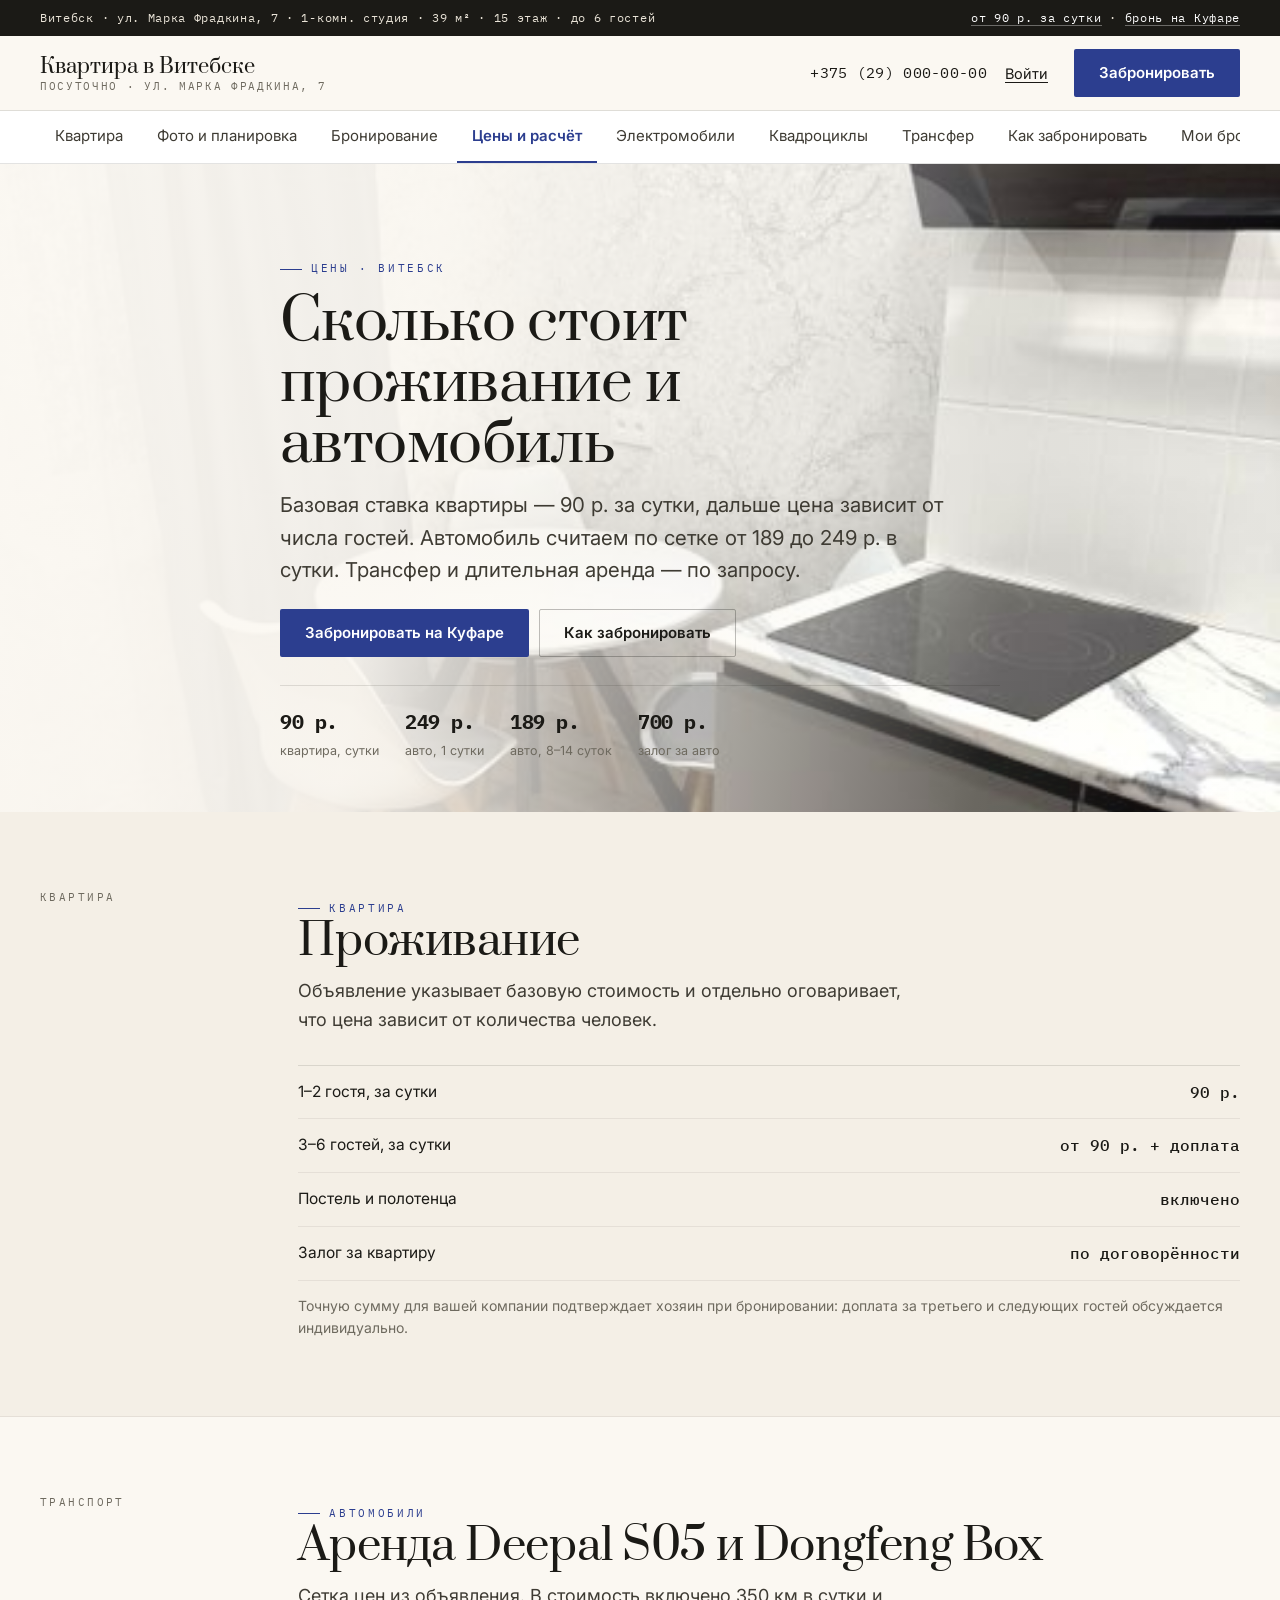
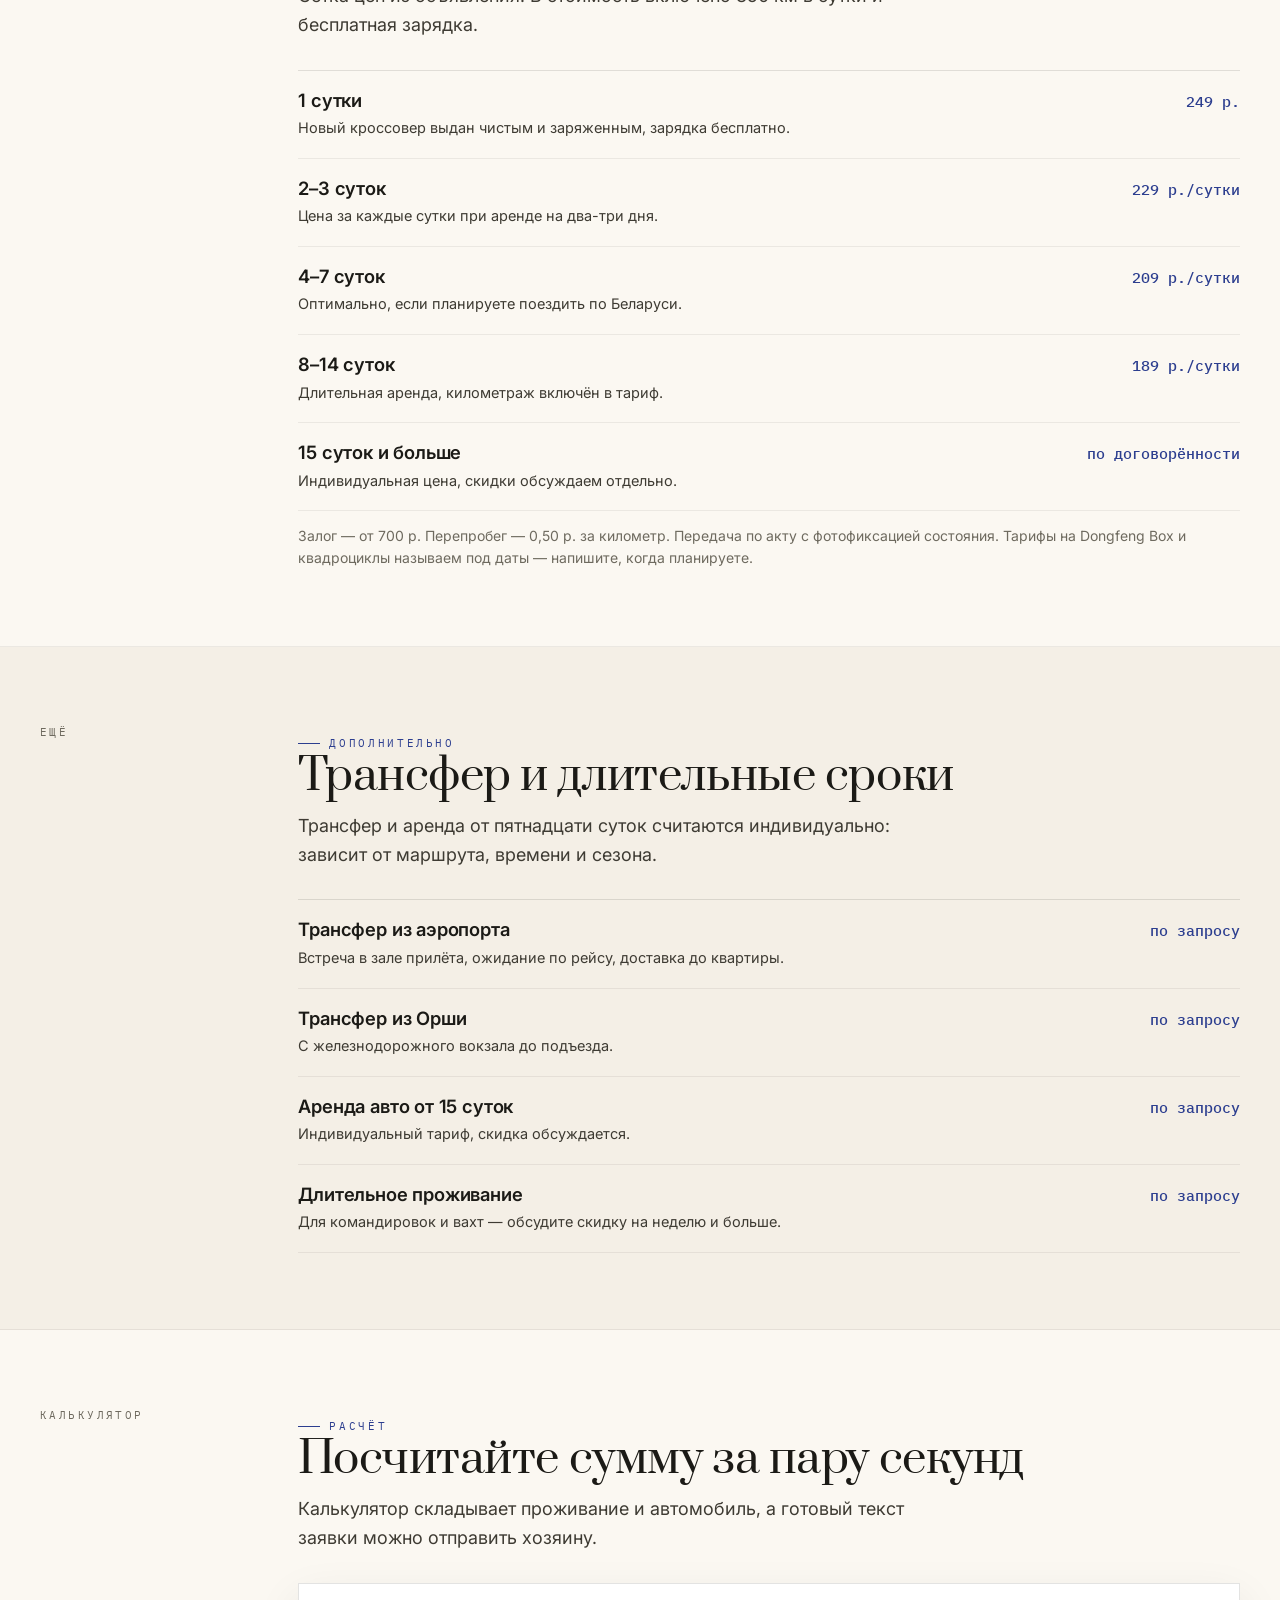
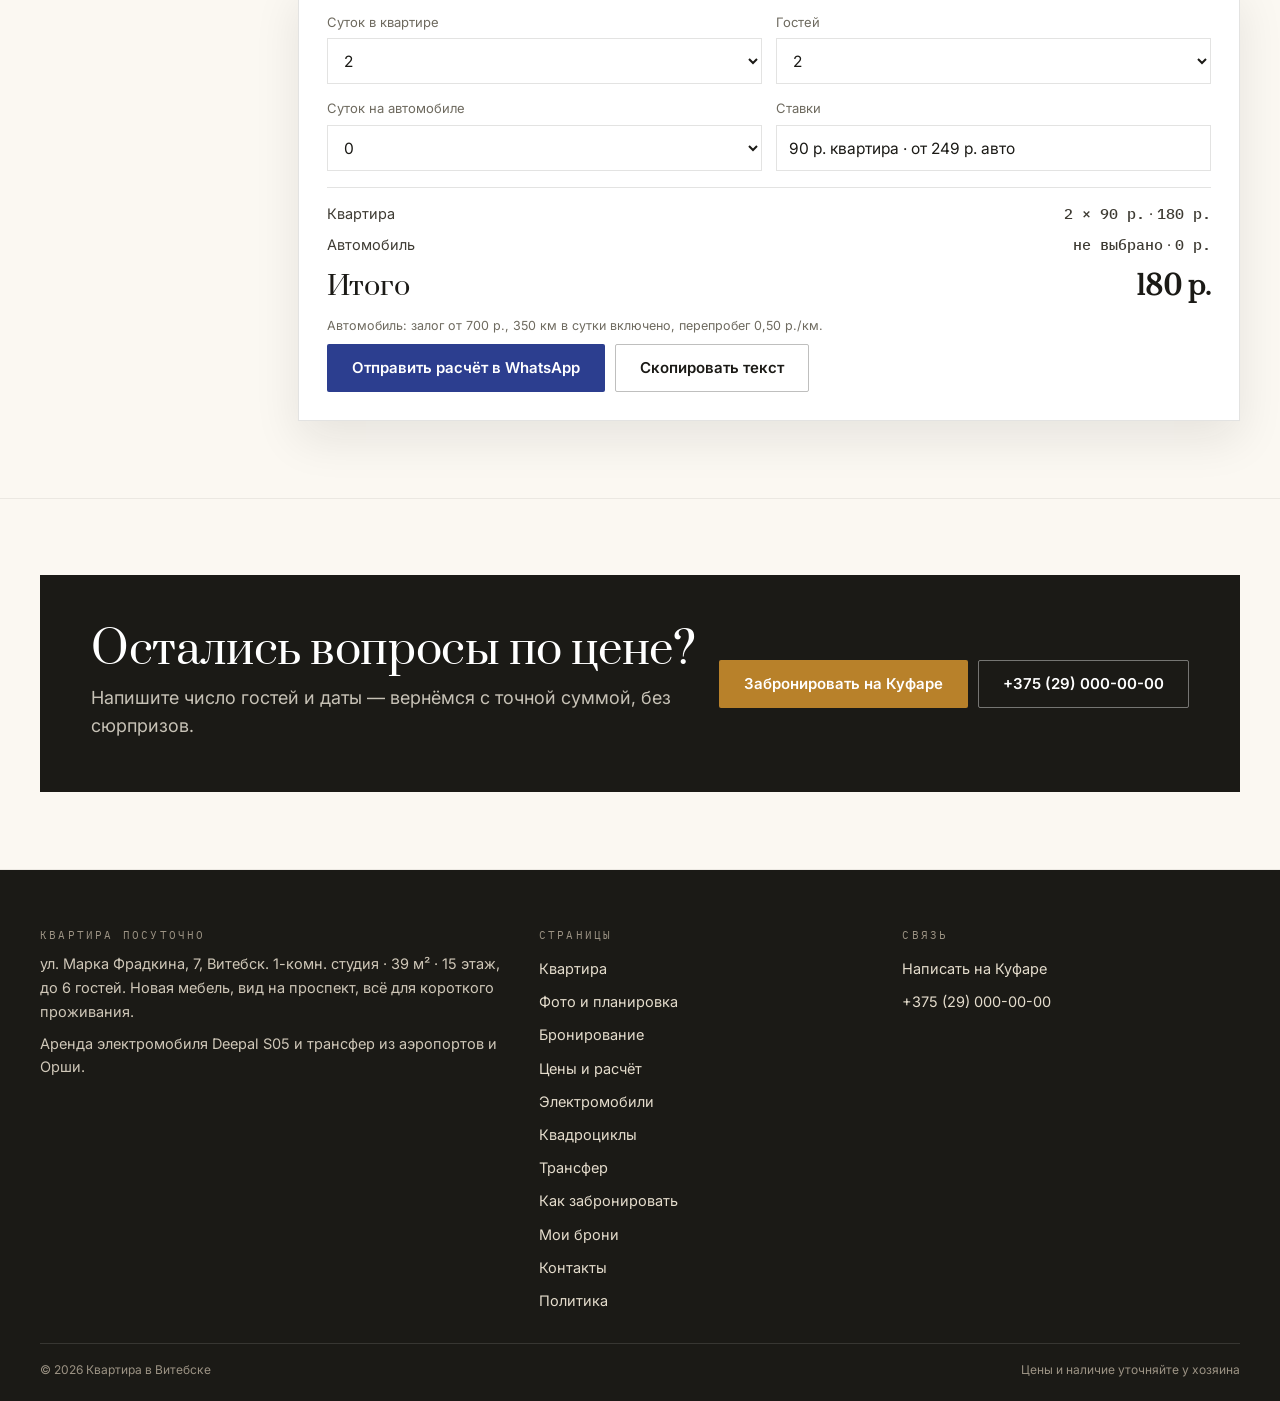
<file: ceny.html>
<!doctype html>
<html lang="ru"><head>
<meta charset="utf-8">
<meta name="viewport" content="width=device-width,initial-scale=1">
<title>Цены: квартира посуточно и аренда электромобиля в Витебске</title>
<meta name="description" content="Стоимость проживания: 90 р. за сутки в квартире, цена зависит от числа гостей. Электромобиль Deepal S05 — от 189 до 249 р. в сутки, залог от 700 р. Трансфер по маршруту.">
<link rel="icon" href="assets/img/favicon.svg" type="image/svg+xml">
<link rel="preconnect" href="https://fonts.googleapis.com"><link rel="preconnect" href="https://fonts.gstatic.com" crossorigin>
<link href="https://fonts.googleapis.com/css2?family=Prata&family=Inter:wght@400;500;600;700&family=IBM+Plex+Mono:wght@400;500&display=swap" rel="stylesheet">
<style>
:root{--paper:#FBF8F2;--ink:#1B1A16;--blue:#2C3E8F;--muted:#6E6A5F;--line:rgba(27,26,22,.12)}
*{box-sizing:border-box}
html{overflow-x:clip;font-size:18px}
body{margin:0;background:var(--paper);color:var(--ink);font-family:Inter,system-ui,sans-serif;line-height:1.6;overflow-x:clip}
img{display:block;max-width:100%}
h1,h2{font-family:Prata,Georgia,serif;font-weight:400;line-height:1.1;margin:0}
.wrap{width:min(1200px,100% - 40px);margin:0 auto}
.hdr{position:sticky;top:0;background:rgba(251,248,242,.95)}
.btn{display:inline-flex;align-items:center;gap:8px;min-height:48px;padding:0 22px;background:var(--blue);color:#fff;text-decoration:none;font-weight:600;font-size:15px}
a{color:inherit}
[hidden]{display:none!important}
</style>
<link rel="stylesheet" href="assets/css/site.v1.css">
</head><body>
<div class="topbar"><div class="wrap topbar__in">
<span>Витебск · ул. Марка Фрадкина, 7 · 1-комн. студия · 39 м² · 15 этаж · до 6 гостей</span>
<span><a href="ceny.html">от 90 р. за сутки</a> · <a href="https://www.kufar.by/item/1076684302" target="_blank" rel="noopener">бронь на Куфаре</a></span>
</div></div>
<header class="hdr"><div class="wrap hdr__in">
<a class="logo" href="index.html"><b>Квартира в Витебске</b><span>посуточно · ул. Марка Фрадкина, 7</span></a>
<span class="hdr__sp"></span>
<a class="hdr__tel" href="tel:+375290000000">+375 (29) 000-00-00</a>
<a class="hdr__acc" id="accLink" href="vhod.html">Войти</a>
<a class="btn btn--blue" href="bronirovanie.html" style="margin-left:8px">Забронировать</a>
<button class="burger" id="burger" aria-label="Меню" aria-expanded="false"><span></span><span></span><span></span></button>
</div></header>
<nav class="strip" aria-label="Страницы"><div class="wrap strip__in"><a href="index.html">Квартира</a><a href="kvartira.html">Фото и планировка</a><a href="bronirovanie.html">Бронирование</a><a href="ceny.html" aria-current="page">Цены и расчёт</a><a href="elektromobil.html">Электромобили</a><a href="kvadrocikly.html">Квадроциклы</a><a href="transfer.html">Трансфер</a><a href="poryadok.html">Как забронировать</a><a href="kabinet.html">Мои брони</a><a href="kontakty.html">Контакты</a><a href="politika.html">Политика</a></div></nav>
<main>
<section class="hero"><div class="hero__bg"><img src="assets/img/dining.jpg" alt="Обеденная зона квартиры у окна"></div><div class="wrap hero__in"><span class="kick">Цены · Витебск</span><h1>Сколько стоит проживание и автомобиль</h1><p class="hero__lead">Базовая ставка квартиры — 90 р. за сутки, дальше цена зависит от числа гостей. Автомобиль считаем по сетке от 189 до 249 р. в сутки. Трансфер и длительная аренда — по запросу.</p><div class="hero__cta"><a class="btn btn--blue" href="https://www.kufar.by/item/1076684302" target="_blank" rel="noopener">Забронировать на Куфаре</a><a class="btn btn--ghost" href="poryadok.html">Как забронировать</a></div><div class="hero__figs"><div><b>90 р.</b><span>квартира, сутки</span></div><div><b>249 р.</b><span>авто, 1 сутки</span></div><div><b>189 р.</b><span>авто, 8–14 суток</span></div><div><b>700 р.</b><span>залог за авто</span></div></div></div></section><section class="band band--alt"><div class="wrap"><div class="sect"><div class="sect__side"><span class="mono">Квартира</span></div><div><div class="sect__head"><div><span class="kick">Квартира</span><h2>Проживание</h2></div><p>Объявление указывает базовую стоимость и отдельно оговаривает, что цена зависит от количества человек.</p></div><div class="prices"><div class="price"><span>1–2 гостя, за сутки</span><b>90 р.</b></div><div class="price"><span>3–6 гостей, за сутки</span><b>от 90 р. + доплата</b></div><div class="price"><span>Постель и полотенца</span><b>включено</b></div><div class="price"><span>Залог за квартиру</span><b>по договорённости</b></div></div><p style="margin-top:14px;font-size:14px;color:var(--muted)">Точную сумму для вашей компании подтверждает хозяин при бронировании: доплата за третьего и следующих гостей обсуждается индивидуально.</p></div></div></div></section><section class="band "><div class="wrap"><div class="sect"><div class="sect__side"><span class="mono">Транспорт</span></div><div><div class="sect__head"><div><span class="kick">Автомобили</span><h2>Аренда Deepal S05 и Dongfeng Box</h2></div><p>Сетка цен из объявления. В стоимость включено 350 км в сутки и бесплатная зарядка.</p></div><div class="rows"><div class="row"><div><h3>1 сутки</h3><p>Новый кроссовер выдан чистым и заряженным, зарядка бесплатно.</p></div><span class="row__p">249 р.</span></div><div class="row"><div><h3>2–3 суток</h3><p>Цена за каждые сутки при аренде на два-три дня.</p></div><span class="row__p">229 р./сутки</span></div><div class="row"><div><h3>4–7 суток</h3><p>Оптимально, если планируете поездить по Беларуси.</p></div><span class="row__p">209 р./сутки</span></div><div class="row"><div><h3>8–14 суток</h3><p>Длительная аренда, километраж включён в тариф.</p></div><span class="row__p">189 р./сутки</span></div><div class="row"><div><h3>15 суток и больше</h3><p>Индивидуальная цена, скидки обсуждаем отдельно.</p></div><span class="row__p">по договорённости</span></div></div><p style="margin-top:14px;font-size:14px;color:var(--muted)">Залог — от 700 р. Перепробег — 0,50 р. за километр. Передача по акту с фотофиксацией состояния. Тарифы на Dongfeng Box и квадроциклы называем под даты — напишите, когда планируете.</p></div></div></div></section><section class="band band--alt"><div class="wrap"><div class="sect"><div class="sect__side"><span class="mono">Ещё</span></div><div><div class="sect__head"><div><span class="kick">Дополнительно</span><h2>Трансфер и длительные сроки</h2></div><p>Трансфер и аренда от пятнадцати суток считаются индивидуально: зависит от маршрута, времени и сезона.</p></div><div class="rows"><div class="row"><div><h3>Трансфер из аэропорта</h3><p>Встреча в зале прилёта, ожидание по рейсу, доставка до квартиры.</p></div><span class="row__p">по запросу</span></div><div class="row"><div><h3>Трансфер из Орши</h3><p>С железнодорожного вокзала до подъезда.</p></div><span class="row__p">по запросу</span></div><div class="row"><div><h3>Аренда авто от 15 суток</h3><p>Индивидуальный тариф, скидка обсуждается.</p></div><span class="row__p">по запросу</span></div><div class="row"><div><h3>Длительное проживание</h3><p>Для командировок и вахт — обсудите скидку на неделю и больше.</p></div><span class="row__p">по запросу</span></div></div></div></div></div></section><section class="band "><div class="wrap"><div class="sect"><div class="sect__side"><span class="mono">Калькулятор</span></div><div><div class="sect__head"><div><span class="kick">Расчёт</span><h2>Посчитайте сумму за пару секунд</h2></div><p>Калькулятор складывает проживание и автомобиль, а готовый текст заявки можно отправить хозяину.</p></div><div class="calc" id="calc"><div class="calc__grid"><div class="field"><label for="cN">Суток в квартире</label><select id="cN"><option value="1">1</option><option value="2" selected>2</option><option value="3">3</option><option value="4">4</option><option value="5">5</option><option value="6">6</option><option value="7">7</option><option value="8">8</option><option value="9">9</option><option value="10">10</option><option value="11">11</option><option value="12">12</option><option value="13">13</option><option value="14">14</option><option value="21">21</option><option value="30">30</option></select></div><div class="field"><label for="cG">Гостей</label><select id="cG"><option value="1">1</option><option value="2" selected>2</option><option value="3">3</option><option value="4">4</option><option value="5">5</option><option value="6">6</option></select></div><div class="field"><label for="cD">Суток на автомобиле</label><select id="cD"><option value="0" selected>0</option><option value="1">1</option><option value="2">2</option><option value="3">3</option><option value="4">4</option><option value="5">5</option><option value="7">7</option><option value="10">10</option><option value="14">14</option><option value="21">21</option></select></div><div class="field"><label>Ставки</label><input type="text" value="90 р. квартира · от 249 р. авто" readonly></div></div><div class="calc__sum"><div class="calc__line"><span>Квартира</span><span><b id="lFlat">2 × 90 р.</b> · <b id="vFlat">180 р.</b></span></div><div class="calc__line"><span>Автомобиль</span><span><b id="lCar">не выбрано</b> · <b id="vCar">0 р.</b></span></div><div class="calc__total"><span>Итого</span><b id="vTotal">180 р.</b></div><p class="calc__note" id="calcNote"></p><div style="display:flex;gap:10px;flex-wrap:wrap"><a class="btn btn--blue" id="cWa" href="#" target="_blank" rel="noopener">Отправить расчёт в WhatsApp</a><button class="btn btn--ghost" id="cCopy" type="button">Скопировать текст</button></div></div></div></div></div></div></section><section class="band"><div class="wrap"><div class="cta"><div><h2>Остались вопросы по цене?</h2><p style="margin-top:10px;color:rgba(242,236,223,.8)">Напишите число гостей и даты — вернёмся с точной суммой, без сюрпризов.</p></div><div class="cta__act"><a class="btn btn--ochre" href="https://www.kufar.by/item/1076684302" target="_blank" rel="noopener">Забронировать на Куфаре</a><a class="btn btn--ghost" style="border-color:rgba(255,255,255,.4);color:#fff" href="tel:+375290000000">+375 (29) 000-00-00</a></div></div></div></section></main>
<footer class="foot"><div class="wrap">
<div class="foot__grid">
<div><h4>Квартира посуточно</h4><p style="font-size:14.5px;line-height:1.65">ул. Марка Фрадкина, 7, Витебск. 1-комн. студия · 39 м² · 15 этаж, до 6 гостей. Новая мебель, вид на проспект, всё для короткого проживания.</p>
<p style="font-size:14.5px;margin-top:8px">Аренда электромобиля Deepal S05 и трансфер из аэропортов и Орши.</p></div>
<div><h4>Страницы</h4><a href="index.html">Квартира</a><a href="kvartira.html">Фото и планировка</a><a href="bronirovanie.html">Бронирование</a><a href="ceny.html">Цены и расчёт</a><a href="elektromobil.html">Электромобили</a><a href="kvadrocikly.html">Квадроциклы</a><a href="transfer.html">Трансфер</a><a href="poryadok.html">Как забронировать</a><a href="kabinet.html">Мои брони</a><a href="kontakty.html">Контакты</a><a href="politika.html">Политика</a></div>
<div><h4>Связь</h4><a href="https://www.kufar.by/item/1076684302" target="_blank" rel="noopener">Написать на Куфаре</a><a href="tel:+375290000000">+375 (29) 000-00-00</a></div>
</div>
<div class="foot__bot"><span>© 2026 Квартира в Витебске</span><span>Цены и наличие уточняйте у хозяина</span></div>
</div></footer>
<div class="fbar">
<a href="tel:+375290000000"><svg viewBox="0 0 24 24"><path d="M5 4h4l2 5-2.5 1.5a12 12 0 0 0 5 5L15 13l5 2v4a2 2 0 0 1-2 2A16 16 0 0 1 3 6a2 2 0 0 1 2-2z"/></svg>Позвонить</a>
<a href="https://wa.me/375290000000"><svg viewBox="0 0 24 24"><path d="M12 3a9 9 0 0 0-7.8 13.5L3 21l4.6-1.2A9 9 0 1 0 12 3z"/></svg>WhatsApp</a>
<a href="viber://chat?number=%2B375290000000"><svg viewBox="0 0 24 24"><path d="M12 3c5 0 9 3.4 9 7.6 0 4.2-4 7.6-9 7.6-1 0-2-.1-2.9-.4L5 20l.8-3.2C4.1 15.3 3 13.1 3 10.6 3 6.4 7 3 12 3z"/></svg>Viber</a>
<a href="https://www.kufar.by/item/1076684302" target="_blank" rel="noopener"><svg viewBox="0 0 24 24"><path d="M4 7h16v13H4z"/><path d="M8 7V5a4 4 0 0 1 8 0v2"/></svg>Куфар</a>
</div>
<div class="drawer" id="drawer" data-open="false" aria-hidden="true"><div class="drawer__inner">
<div class="drawer__top"><span class="mono">Меню</span><button class="drawer__close" id="drawerClose" aria-label="Закрыть"></button></div>
<a href="index.html">Квартира</a><a href="kvartira.html">Фото и планировка</a><a href="bronirovanie.html">Бронирование</a><a href="ceny.html">Цены и расчёт</a><a href="elektromobil.html">Электромобили</a><a href="kvadrocikly.html">Квадроциклы</a><a href="transfer.html">Трансфер</a><a href="poryadok.html">Как забронировать</a><a href="kabinet.html">Мои брони</a><a href="kontakty.html">Контакты</a><a href="politika.html">Политика</a>
<a href="politika.html">Политика</a>
<a href="vhod.html">Вход и регистрация</a>
<a class="btn btn--blue" href="bronirovanie.html" style="margin-top:14px">Забронировать даты</a>
</div></div>
<script src="assets/js/notify.v1.js" defer></script>
<script src="assets/js/booking.v1.js" defer></script>
<script src="assets/js/main.v1.js" defer></script>
</body></html>
</file>
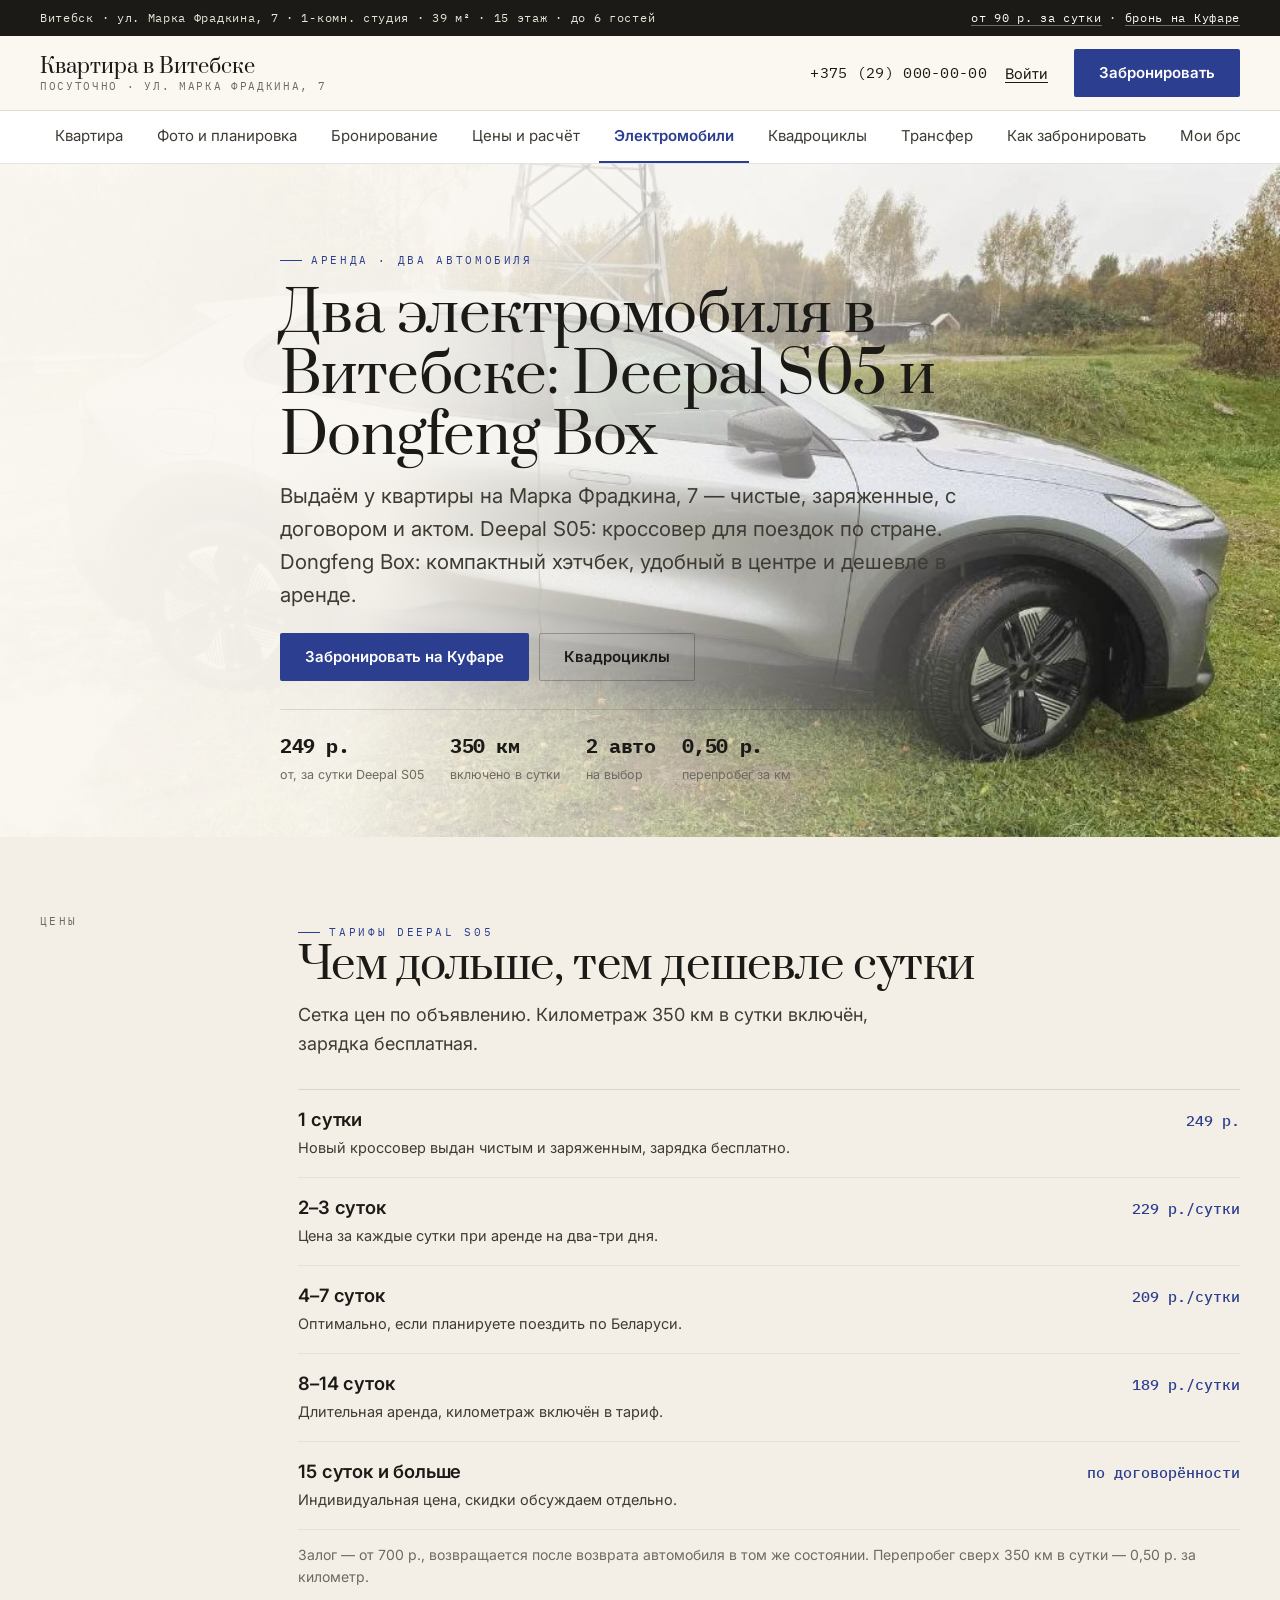
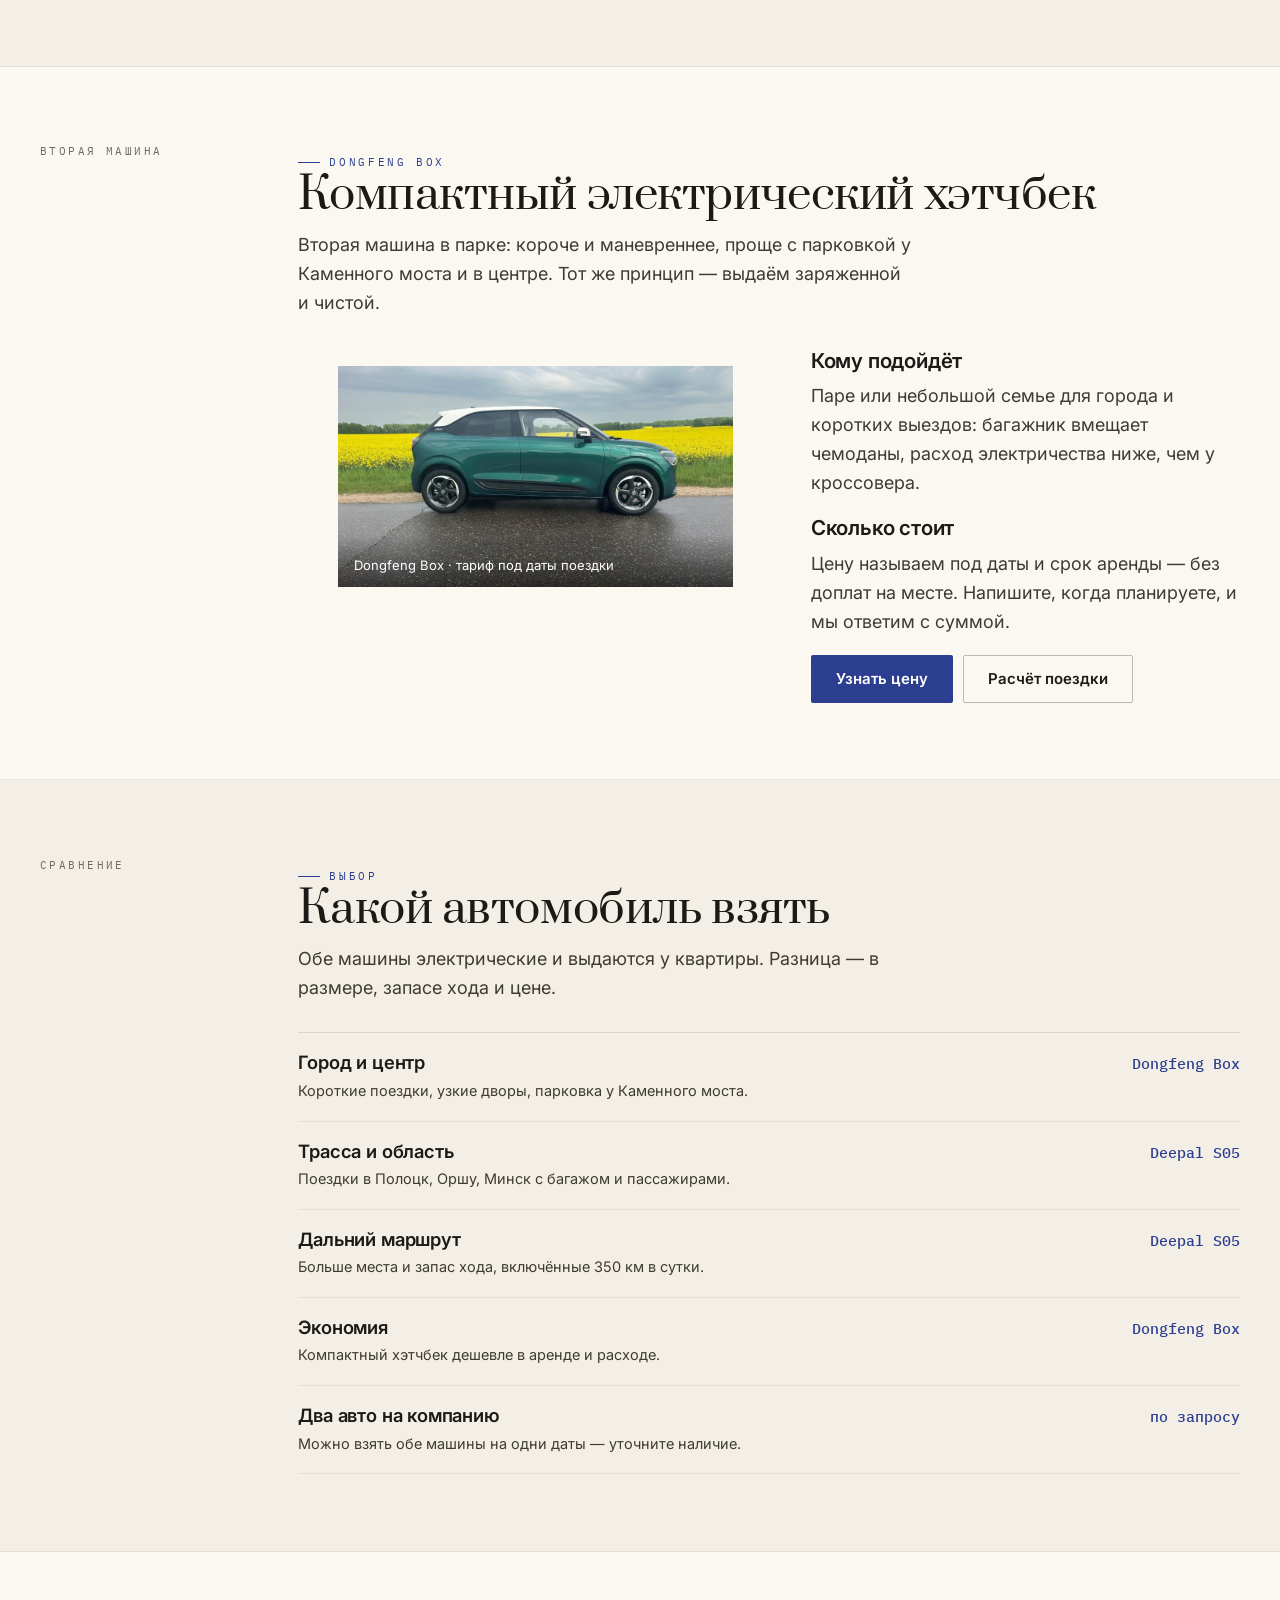
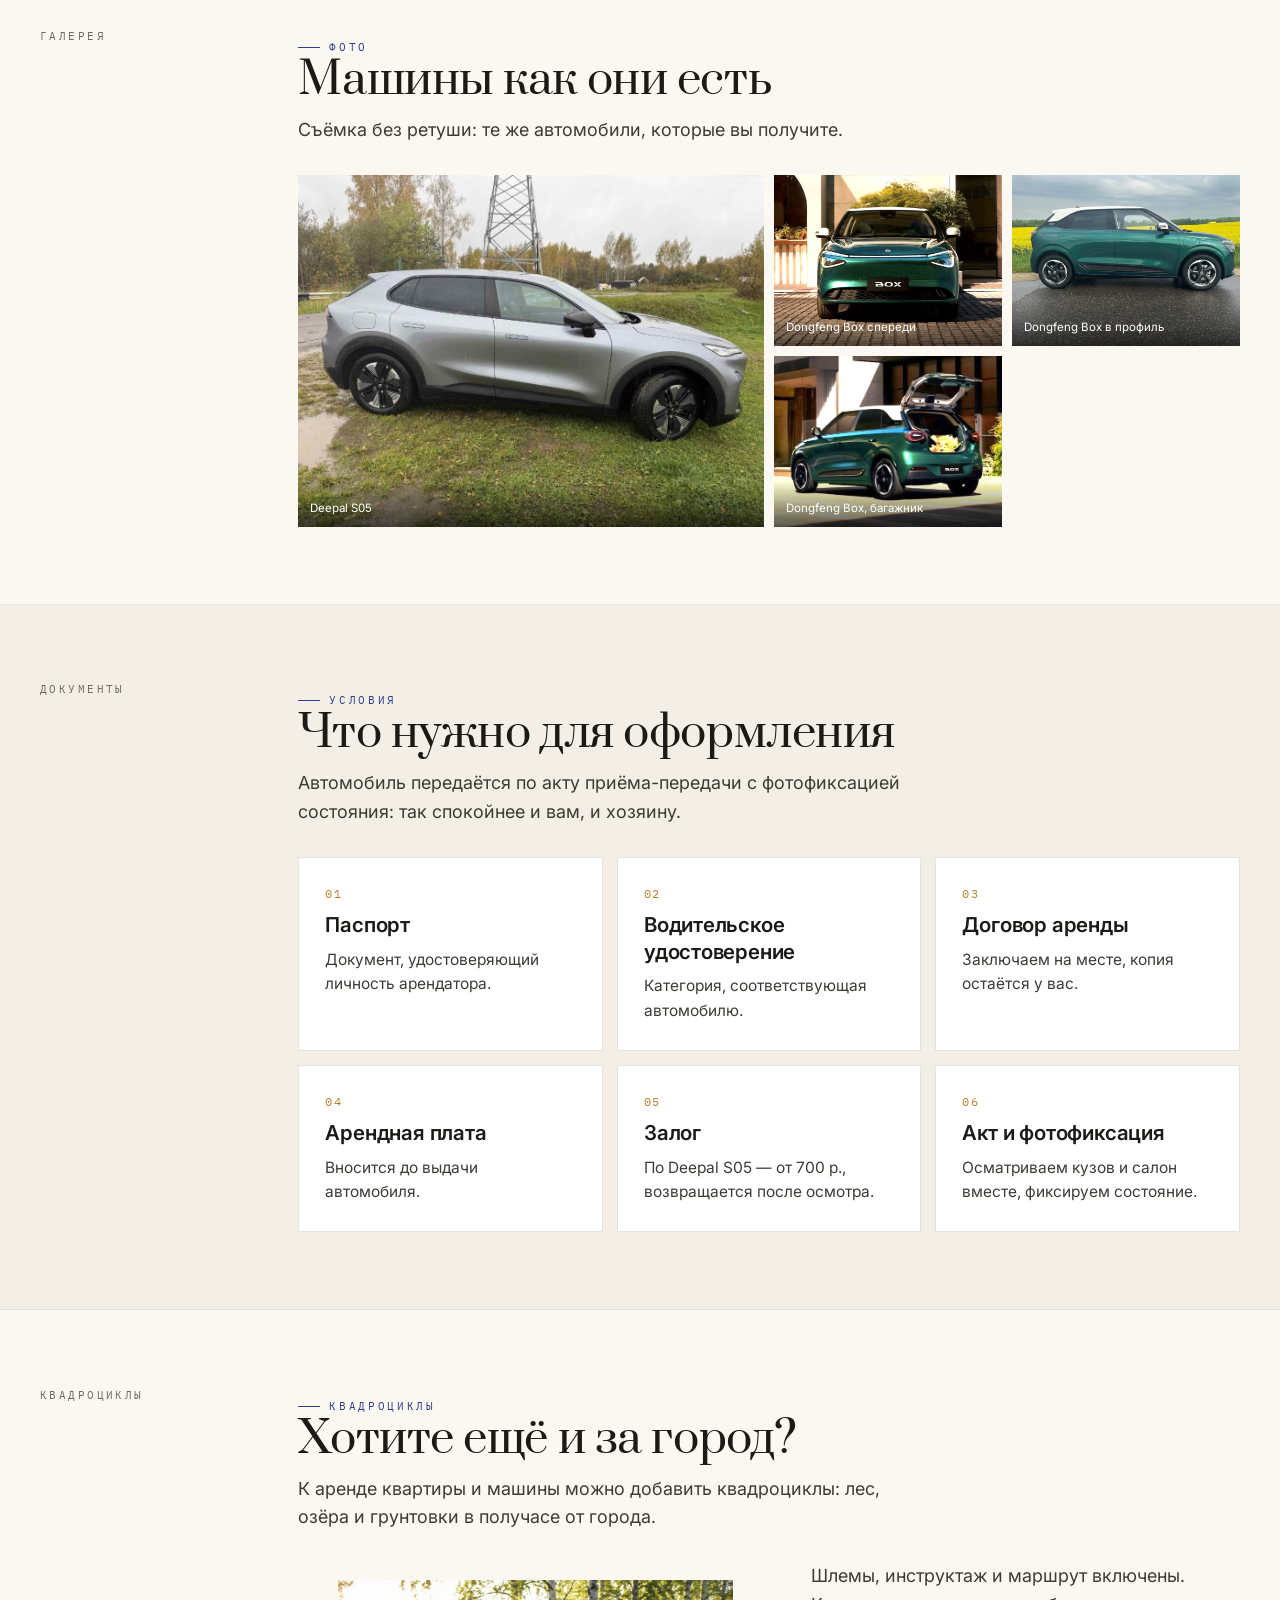
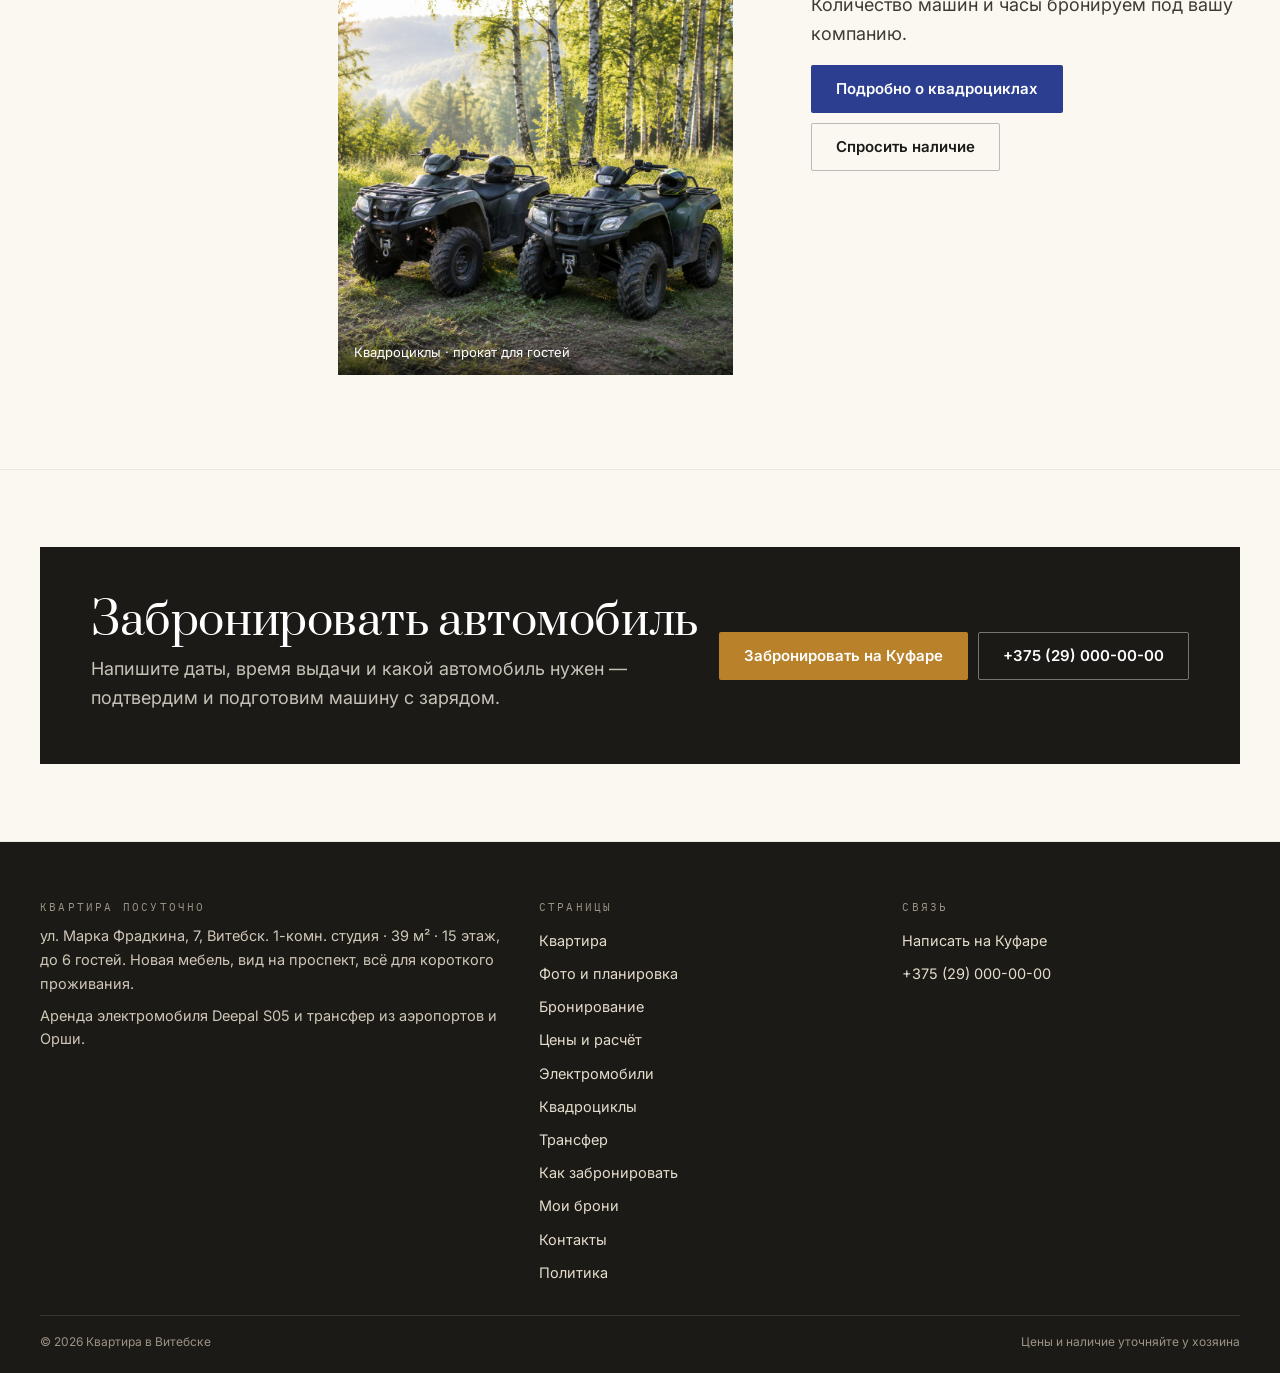
<file: elektromobil.html>
<!doctype html>
<html lang="ru"><head>
<meta charset="utf-8">
<meta name="viewport" content="width=device-width,initial-scale=1">
<title>Аренда электромобилей в Витебске — Deepal S05 и Dongfeng Box</title>
<meta name="description" content="Два электромобиля в аренду в Витебске: Deepal S05 от 249 р. в сутки и Dongfeng Box. Выдача у квартиры на Марка Фрадкина, 7, зарядка включена, договор и акт приёма-передачи.">
<link rel="icon" href="assets/img/favicon.svg" type="image/svg+xml">
<link rel="preconnect" href="https://fonts.googleapis.com"><link rel="preconnect" href="https://fonts.gstatic.com" crossorigin>
<link href="https://fonts.googleapis.com/css2?family=Prata&family=Inter:wght@400;500;600;700&family=IBM+Plex+Mono:wght@400;500&display=swap" rel="stylesheet">
<style>
:root{--paper:#FBF8F2;--ink:#1B1A16;--blue:#2C3E8F;--muted:#6E6A5F;--line:rgba(27,26,22,.12)}
*{box-sizing:border-box}
html{overflow-x:clip;font-size:18px}
body{margin:0;background:var(--paper);color:var(--ink);font-family:Inter,system-ui,sans-serif;line-height:1.6;overflow-x:clip}
img{display:block;max-width:100%}
h1,h2{font-family:Prata,Georgia,serif;font-weight:400;line-height:1.1;margin:0}
.wrap{width:min(1200px,100% - 40px);margin:0 auto}
.hdr{position:sticky;top:0;background:rgba(251,248,242,.95)}
.btn{display:inline-flex;align-items:center;gap:8px;min-height:48px;padding:0 22px;background:var(--blue);color:#fff;text-decoration:none;font-weight:600;font-size:15px}
a{color:inherit}
[hidden]{display:none!important}
</style>
<link rel="stylesheet" href="assets/css/site.v1.css">
</head><body>
<div class="topbar"><div class="wrap topbar__in">
<span>Витебск · ул. Марка Фрадкина, 7 · 1-комн. студия · 39 м² · 15 этаж · до 6 гостей</span>
<span><a href="ceny.html">от 90 р. за сутки</a> · <a href="https://www.kufar.by/item/1076684302" target="_blank" rel="noopener">бронь на Куфаре</a></span>
</div></div>
<header class="hdr"><div class="wrap hdr__in">
<a class="logo" href="index.html"><b>Квартира в Витебске</b><span>посуточно · ул. Марка Фрадкина, 7</span></a>
<span class="hdr__sp"></span>
<a class="hdr__tel" href="tel:+375290000000">+375 (29) 000-00-00</a>
<a class="hdr__acc" id="accLink" href="vhod.html">Войти</a>
<a class="btn btn--blue" href="bronirovanie.html" style="margin-left:8px">Забронировать</a>
<button class="burger" id="burger" aria-label="Меню" aria-expanded="false"><span></span><span></span><span></span></button>
</div></header>
<nav class="strip" aria-label="Страницы"><div class="wrap strip__in"><a href="index.html">Квартира</a><a href="kvartira.html">Фото и планировка</a><a href="bronirovanie.html">Бронирование</a><a href="ceny.html">Цены и расчёт</a><a href="elektromobil.html" aria-current="page">Электромобили</a><a href="kvadrocikly.html">Квадроциклы</a><a href="transfer.html">Трансфер</a><a href="poryadok.html">Как забронировать</a><a href="kabinet.html">Мои брони</a><a href="kontakty.html">Контакты</a><a href="politika.html">Политика</a></div></nav>
<main>
<section class="hero"><div class="hero__bg"><img src="assets/img/car-1.jpg" alt="Электромобиль Deepal S05 для аренды в Витебске"></div><div class="wrap hero__in"><span class="kick">Аренда · два автомобиля</span><h1>Два электромобиля в Витебске: Deepal S05 и Dongfeng Box</h1><p class="hero__lead">Выдаём у квартиры на Марка Фрадкина, 7 — чистые, заряженные, с договором и актом. Deepal S05: кроссовер для поездок по стране. Dongfeng Box: компактный хэтчбек, удобный в центре и дешевле в аренде.</p><div class="hero__cta"><a class="btn btn--blue" href="https://www.kufar.by/item/1076684302" target="_blank" rel="noopener">Забронировать на Куфаре</a><a class="btn btn--ghost" href="kvadrocikly.html">Квадроциклы</a></div><div class="hero__figs"><div><b>249 р.</b><span>от, за сутки Deepal S05</span></div><div><b>350 км</b><span>включено в сутки</span></div><div><b>2 авто</b><span>на выбор</span></div><div><b>0,50 р.</b><span>перепробег за км</span></div></div></div></section><section class="band band--alt"><div class="wrap"><div class="sect"><div class="sect__side"><span class="mono">Цены</span></div><div><div class="sect__head"><div><span class="kick">Тарифы Deepal S05</span><h2>Чем дольше, тем дешевле сутки</h2></div><p>Сетка цен по объявлению. Километраж 350 км в сутки включён, зарядка бесплатная.</p></div><div class="rows"><div class="row"><div><h3>1 сутки</h3><p>Новый кроссовер выдан чистым и заряженным, зарядка бесплатно.</p></div><span class="row__p">249 р.</span></div><div class="row"><div><h3>2–3 суток</h3><p>Цена за каждые сутки при аренде на два-три дня.</p></div><span class="row__p">229 р./сутки</span></div><div class="row"><div><h3>4–7 суток</h3><p>Оптимально, если планируете поездить по Беларуси.</p></div><span class="row__p">209 р./сутки</span></div><div class="row"><div><h3>8–14 суток</h3><p>Длительная аренда, километраж включён в тариф.</p></div><span class="row__p">189 р./сутки</span></div><div class="row"><div><h3>15 суток и больше</h3><p>Индивидуальная цена, скидки обсуждаем отдельно.</p></div><span class="row__p">по договорённости</span></div></div><p style="margin-top:14px;font-size:14px;color:var(--muted)">Залог — от 700 р., возвращается после возврата автомобиля в том же состоянии. Перепробег сверх 350 км в сутки — 0,50 р. за километр.</p></div></div></div></section><section class="band "><div class="wrap"><div class="sect"><div class="sect__side"><span class="mono">Вторая машина</span></div><div><div class="sect__head"><div><span class="kick">Dongfeng Box</span><h2>Компактный электрический хэтчбек</h2></div><p>Вторая машина в парке: короче и маневреннее, проще с парковкой у Каменного моста и в центре. Тот же принцип — выдаём заряженной и чистой.</p></div><div class="split"><figure class="plate"><img src="assets/img/box-side.jpg" alt="Электромобиль Dongfeng Box в Витебске" loading="lazy"><figcaption>Dongfeng Box · тариф под даты поездки</figcaption></figure><div><h3>Кому подойдёт</h3><p style="margin-top:8px;color:var(--ink2)">Паре или небольшой семье для города и коротких выездов: багажник вмещает чемоданы, расход электричества ниже, чем у кроссовера.</p><h3 style="margin-top:18px">Сколько стоит</h3><p style="margin-top:8px;color:var(--ink2)">Цену называем под даты и срок аренды — без доплат на месте. Напишите, когда планируете, и мы ответим с суммой.</p><div style="margin-top:18px;display:flex;gap:10px;flex-wrap:wrap"><a class="btn btn--blue" href="kontakty.html">Узнать цену</a><a class="btn btn--ghost" href="ceny.html">Расчёт поездки</a></div></div></div></div></div></div></section><section class="band band--alt"><div class="wrap"><div class="sect"><div class="sect__side"><span class="mono">Сравнение</span></div><div><div class="sect__head"><div><span class="kick">Выбор</span><h2>Какой автомобиль взять</h2></div><p>Обе машины электрические и выдаются у квартиры. Разница — в размере, запасе хода и цене.</p></div><div class="rows"><div class="row"><div><h3>Город и центр</h3><p>Короткие поездки, узкие дворы, парковка у Каменного моста.</p></div><span class="row__p">Dongfeng Box</span></div><div class="row"><div><h3>Трасса и область</h3><p>Поездки в Полоцк, Оршу, Минск с багажом и пассажирами.</p></div><span class="row__p">Deepal S05</span></div><div class="row"><div><h3>Дальний маршрут</h3><p>Больше места и запас хода, включённые 350 км в сутки.</p></div><span class="row__p">Deepal S05</span></div><div class="row"><div><h3>Экономия</h3><p>Компактный хэтчбек дешевле в аренде и расходе.</p></div><span class="row__p">Dongfeng Box</span></div><div class="row"><div><h3>Два авто на компанию</h3><p>Можно взять обе машины на одни даты — уточните наличие.</p></div><span class="row__p">по запросу</span></div></div></div></div></div></section><section class="band "><div class="wrap"><div class="sect"><div class="sect__side"><span class="mono">Галерея</span></div><div><div class="sect__head"><div><span class="kick">Фото</span><h2>Машины как они есть</h2></div><p>Съёмка без ретуши: те же автомобили, которые вы получите.</p></div><div class="gal"><figure><img src="assets/img/car-1.jpg" alt="Deepal S05" loading="lazy"><figcaption>Deepal S05</figcaption></figure><figure><img src="assets/img/box-front.jpg" alt="Dongfeng Box" loading="lazy"><figcaption>Dongfeng Box спереди</figcaption></figure><figure><img src="assets/img/box-side.jpg" alt="Dongfeng Box сбоку" loading="lazy"><figcaption>Dongfeng Box в профиль</figcaption></figure><figure><img src="assets/img/box-rear.jpg" alt="Dongfeng Box сзади с открытым багажником" loading="lazy"><figcaption>Dongfeng Box, багажник</figcaption></figure></div></div></div></div></section><section class="band band--alt"><div class="wrap"><div class="sect"><div class="sect__side"><span class="mono">Документы</span></div><div><div class="sect__head"><div><span class="kick">Условия</span><h2>Что нужно для оформления</h2></div><p>Автомобиль передаётся по акту приёма-передачи с фотофиксацией состояния: так спокойнее и вам, и хозяину.</p></div><div class="cards"><div class="card"><span class="card__n">01</span><h3>Паспорт</h3><p>Документ, удостоверяющий личность арендатора.</p></div><div class="card"><span class="card__n">02</span><h3>Водительское удостоверение</h3><p>Категория, соответствующая автомобилю.</p></div><div class="card"><span class="card__n">03</span><h3>Договор аренды</h3><p>Заключаем на месте, копия остаётся у вас.</p></div><div class="card"><span class="card__n">04</span><h3>Арендная плата</h3><p>Вносится до выдачи автомобиля.</p></div><div class="card"><span class="card__n">05</span><h3>Залог</h3><p>По Deepal S05 — от 700 р., возвращается после осмотра.</p></div><div class="card"><span class="card__n">06</span><h3>Акт и фотофиксация</h3><p>Осматриваем кузов и салон вместе, фиксируем состояние.</p></div></div></div></div></div></section><section class="band "><div class="wrap"><div class="sect"><div class="sect__side"><span class="mono">Квадроциклы</span></div><div><div class="sect__head"><div><span class="kick">Квадроциклы</span><h2>Хотите ещё и за город?</h2></div><p>К аренде квартиры и машины можно добавить квадроциклы: лес, озёра и грунтовки в получасе от города.</p></div><div class="split"><figure class="plate"><img src="assets/img/quad-2.jpg" alt="Квадроциклы для гостей Витебска" loading="lazy"><figcaption>Квадроциклы · прокат для гостей</figcaption></figure><div><p style="color:var(--ink2)">Шлемы, инструктаж и маршрут включены. Количество машин и часы бронируем под вашу компанию.</p><div style="margin-top:16px;display:flex;gap:10px;flex-wrap:wrap"><a class="btn btn--blue" href="kvadrocikly.html">Подробно о квадроциклах</a><a class="btn btn--ghost" href="kontakty.html">Спросить наличие</a></div></div></div></div></div></div></section><section class="band"><div class="wrap"><div class="cta"><div><h2>Забронировать автомобиль</h2><p style="margin-top:10px;color:rgba(242,236,223,.8)">Напишите даты, время выдачи и какой автомобиль нужен — подтвердим и подготовим машину с зарядом.</p></div><div class="cta__act"><a class="btn btn--ochre" href="https://www.kufar.by/item/1076684302" target="_blank" rel="noopener">Забронировать на Куфаре</a><a class="btn btn--ghost" style="border-color:rgba(255,255,255,.4);color:#fff" href="tel:+375290000000">+375 (29) 000-00-00</a></div></div></div></section></main>
<footer class="foot"><div class="wrap">
<div class="foot__grid">
<div><h4>Квартира посуточно</h4><p style="font-size:14.5px;line-height:1.65">ул. Марка Фрадкина, 7, Витебск. 1-комн. студия · 39 м² · 15 этаж, до 6 гостей. Новая мебель, вид на проспект, всё для короткого проживания.</p>
<p style="font-size:14.5px;margin-top:8px">Аренда электромобиля Deepal S05 и трансфер из аэропортов и Орши.</p></div>
<div><h4>Страницы</h4><a href="index.html">Квартира</a><a href="kvartira.html">Фото и планировка</a><a href="bronirovanie.html">Бронирование</a><a href="ceny.html">Цены и расчёт</a><a href="elektromobil.html">Электромобили</a><a href="kvadrocikly.html">Квадроциклы</a><a href="transfer.html">Трансфер</a><a href="poryadok.html">Как забронировать</a><a href="kabinet.html">Мои брони</a><a href="kontakty.html">Контакты</a><a href="politika.html">Политика</a></div>
<div><h4>Связь</h4><a href="https://www.kufar.by/item/1076684302" target="_blank" rel="noopener">Написать на Куфаре</a><a href="tel:+375290000000">+375 (29) 000-00-00</a></div>
</div>
<div class="foot__bot"><span>© 2026 Квартира в Витебске</span><span>Цены и наличие уточняйте у хозяина</span></div>
</div></footer>
<div class="fbar">
<a href="tel:+375290000000"><svg viewBox="0 0 24 24"><path d="M5 4h4l2 5-2.5 1.5a12 12 0 0 0 5 5L15 13l5 2v4a2 2 0 0 1-2 2A16 16 0 0 1 3 6a2 2 0 0 1 2-2z"/></svg>Позвонить</a>
<a href="https://wa.me/375290000000"><svg viewBox="0 0 24 24"><path d="M12 3a9 9 0 0 0-7.8 13.5L3 21l4.6-1.2A9 9 0 1 0 12 3z"/></svg>WhatsApp</a>
<a href="viber://chat?number=%2B375290000000"><svg viewBox="0 0 24 24"><path d="M12 3c5 0 9 3.4 9 7.6 0 4.2-4 7.6-9 7.6-1 0-2-.1-2.9-.4L5 20l.8-3.2C4.1 15.3 3 13.1 3 10.6 3 6.4 7 3 12 3z"/></svg>Viber</a>
<a href="https://www.kufar.by/item/1076684302" target="_blank" rel="noopener"><svg viewBox="0 0 24 24"><path d="M4 7h16v13H4z"/><path d="M8 7V5a4 4 0 0 1 8 0v2"/></svg>Куфар</a>
</div>
<div class="drawer" id="drawer" data-open="false" aria-hidden="true"><div class="drawer__inner">
<div class="drawer__top"><span class="mono">Меню</span><button class="drawer__close" id="drawerClose" aria-label="Закрыть"></button></div>
<a href="index.html">Квартира</a><a href="kvartira.html">Фото и планировка</a><a href="bronirovanie.html">Бронирование</a><a href="ceny.html">Цены и расчёт</a><a href="elektromobil.html">Электромобили</a><a href="kvadrocikly.html">Квадроциклы</a><a href="transfer.html">Трансфер</a><a href="poryadok.html">Как забронировать</a><a href="kabinet.html">Мои брони</a><a href="kontakty.html">Контакты</a><a href="politika.html">Политика</a>
<a href="politika.html">Политика</a>
<a href="vhod.html">Вход и регистрация</a>
<a class="btn btn--blue" href="bronirovanie.html" style="margin-top:14px">Забронировать даты</a>
</div></div>
<script src="assets/js/notify.v1.js" defer></script>
<script src="assets/js/booking.v1.js" defer></script>
<script src="assets/js/main.v1.js" defer></script>
</body></html>
</file>
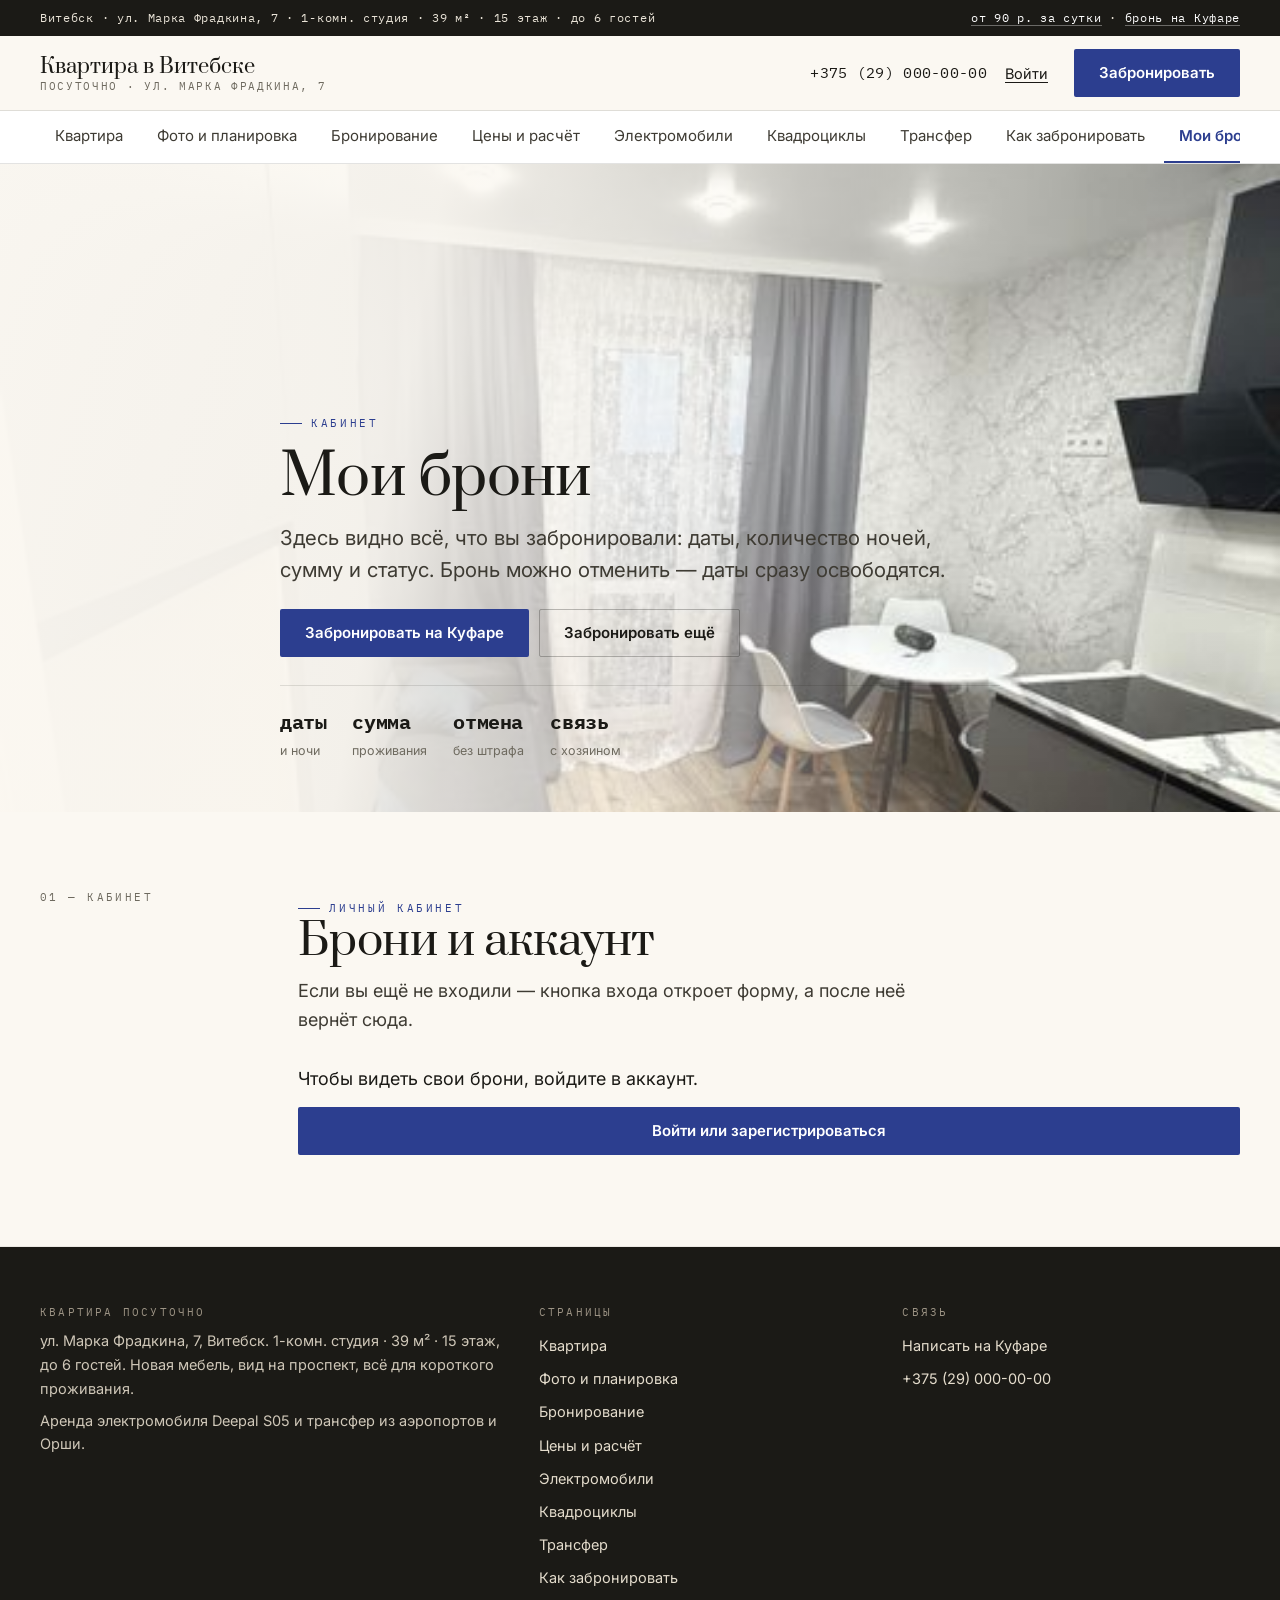
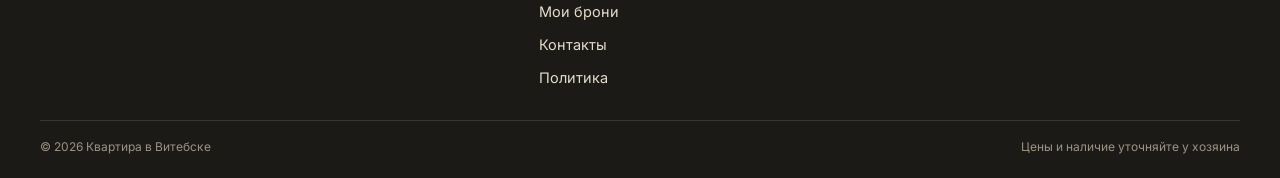
<file: kabinet.html>
<!doctype html>
<html lang="ru"><head>
<meta charset="utf-8">
<meta name="viewport" content="width=device-width,initial-scale=1">
<title>Мои брони — квартира посуточно в Витебске</title>
<meta name="description" content="Личный кабинет: активные брони квартиры, даты проживания, суммы и отмена брони.">
<link rel="icon" href="assets/img/favicon.svg" type="image/svg+xml">
<link rel="preconnect" href="https://fonts.googleapis.com"><link rel="preconnect" href="https://fonts.gstatic.com" crossorigin>
<link href="https://fonts.googleapis.com/css2?family=Prata&family=Inter:wght@400;500;600;700&family=IBM+Plex+Mono:wght@400;500&display=swap" rel="stylesheet">
<style>
:root{--paper:#FBF8F2;--ink:#1B1A16;--blue:#2C3E8F;--muted:#6E6A5F;--line:rgba(27,26,22,.12)}
*{box-sizing:border-box}
html{overflow-x:clip;font-size:18px}
body{margin:0;background:var(--paper);color:var(--ink);font-family:Inter,system-ui,sans-serif;line-height:1.6;overflow-x:clip}
img{display:block;max-width:100%}
h1,h2{font-family:Prata,Georgia,serif;font-weight:400;line-height:1.1;margin:0}
.wrap{width:min(1200px,100% - 40px);margin:0 auto}
.hdr{position:sticky;top:0;background:rgba(251,248,242,.95)}
.btn{display:inline-flex;align-items:center;gap:8px;min-height:48px;padding:0 22px;background:var(--blue);color:#fff;text-decoration:none;font-weight:600;font-size:15px}
a{color:inherit}
[hidden]{display:none!important}
</style>
<link rel="stylesheet" href="assets/css/site.v1.css">
</head><body>
<div class="topbar"><div class="wrap topbar__in">
<span>Витебск · ул. Марка Фрадкина, 7 · 1-комн. студия · 39 м² · 15 этаж · до 6 гостей</span>
<span><a href="ceny.html">от 90 р. за сутки</a> · <a href="https://www.kufar.by/item/1076684302" target="_blank" rel="noopener">бронь на Куфаре</a></span>
</div></div>
<header class="hdr"><div class="wrap hdr__in">
<a class="logo" href="index.html"><b>Квартира в Витебске</b><span>посуточно · ул. Марка Фрадкина, 7</span></a>
<span class="hdr__sp"></span>
<a class="hdr__tel" href="tel:+375290000000">+375 (29) 000-00-00</a>
<a class="hdr__acc" id="accLink" href="vhod.html">Войти</a>
<a class="btn btn--blue" href="bronirovanie.html" style="margin-left:8px">Забронировать</a>
<button class="burger" id="burger" aria-label="Меню" aria-expanded="false"><span></span><span></span><span></span></button>
</div></header>
<nav class="strip" aria-label="Страницы"><div class="wrap strip__in"><a href="index.html">Квартира</a><a href="kvartira.html">Фото и планировка</a><a href="bronirovanie.html">Бронирование</a><a href="ceny.html">Цены и расчёт</a><a href="elektromobil.html">Электромобили</a><a href="kvadrocikly.html">Квадроциклы</a><a href="transfer.html">Трансфер</a><a href="poryadok.html">Как забронировать</a><a href="kabinet.html" aria-current="page">Мои брони</a><a href="kontakty.html">Контакты</a><a href="politika.html">Политика</a></div></nav>
<main>
<section class="hero"><div class="hero__bg"><img src="assets/img/studio.jpg" alt="Общий вид студии: кровать, диван и кухонная зона"></div><div class="wrap hero__in"><span class="kick">Кабинет</span><h1>Мои брони</h1><p class="hero__lead">Здесь видно всё, что вы забронировали: даты, количество ночей, сумму и статус. Бронь можно отменить — даты сразу освободятся.</p><div class="hero__cta"><a class="btn btn--blue" href="https://www.kufar.by/item/1076684302" target="_blank" rel="noopener">Забронировать на Куфаре</a><a class="btn btn--ghost" href="bronirovanie.html">Забронировать ещё</a></div><div class="hero__figs"><div><b>даты</b><span>и ночи</span></div><div><b>сумма</b><span>проживания</span></div><div><b>отмена</b><span>без штрафа</span></div><div><b>связь</b><span>с хозяином</span></div></div></div></section><section class="band "><div class="wrap"><div class="sect"><div class="sect__side"><span class="mono">01 — кабинет</span></div><div><div class="sect__head"><div><span class="kick">Личный кабинет</span><h2>Брони и аккаунт</h2></div><p>Если вы ещё не входили — кнопка входа откроет форму, а после неё вернёт сюда.</p></div><div class="acc"><div id="accWho"></div><div id="accBox"></div></div></div></div></div></section></main>
<footer class="foot"><div class="wrap">
<div class="foot__grid">
<div><h4>Квартира посуточно</h4><p style="font-size:14.5px;line-height:1.65">ул. Марка Фрадкина, 7, Витебск. 1-комн. студия · 39 м² · 15 этаж, до 6 гостей. Новая мебель, вид на проспект, всё для короткого проживания.</p>
<p style="font-size:14.5px;margin-top:8px">Аренда электромобиля Deepal S05 и трансфер из аэропортов и Орши.</p></div>
<div><h4>Страницы</h4><a href="index.html">Квартира</a><a href="kvartira.html">Фото и планировка</a><a href="bronirovanie.html">Бронирование</a><a href="ceny.html">Цены и расчёт</a><a href="elektromobil.html">Электромобили</a><a href="kvadrocikly.html">Квадроциклы</a><a href="transfer.html">Трансфер</a><a href="poryadok.html">Как забронировать</a><a href="kabinet.html">Мои брони</a><a href="kontakty.html">Контакты</a><a href="politika.html">Политика</a></div>
<div><h4>Связь</h4><a href="https://www.kufar.by/item/1076684302" target="_blank" rel="noopener">Написать на Куфаре</a><a href="tel:+375290000000">+375 (29) 000-00-00</a></div>
</div>
<div class="foot__bot"><span>© 2026 Квартира в Витебске</span><span>Цены и наличие уточняйте у хозяина</span></div>
</div></footer>
<div class="fbar">
<a href="tel:+375290000000"><svg viewBox="0 0 24 24"><path d="M5 4h4l2 5-2.5 1.5a12 12 0 0 0 5 5L15 13l5 2v4a2 2 0 0 1-2 2A16 16 0 0 1 3 6a2 2 0 0 1 2-2z"/></svg>Позвонить</a>
<a href="https://wa.me/375290000000"><svg viewBox="0 0 24 24"><path d="M12 3a9 9 0 0 0-7.8 13.5L3 21l4.6-1.2A9 9 0 1 0 12 3z"/></svg>WhatsApp</a>
<a href="viber://chat?number=%2B375290000000"><svg viewBox="0 0 24 24"><path d="M12 3c5 0 9 3.4 9 7.6 0 4.2-4 7.6-9 7.6-1 0-2-.1-2.9-.4L5 20l.8-3.2C4.1 15.3 3 13.1 3 10.6 3 6.4 7 3 12 3z"/></svg>Viber</a>
<a href="https://www.kufar.by/item/1076684302" target="_blank" rel="noopener"><svg viewBox="0 0 24 24"><path d="M4 7h16v13H4z"/><path d="M8 7V5a4 4 0 0 1 8 0v2"/></svg>Куфар</a>
</div>
<div class="drawer" id="drawer" data-open="false" aria-hidden="true"><div class="drawer__inner">
<div class="drawer__top"><span class="mono">Меню</span><button class="drawer__close" id="drawerClose" aria-label="Закрыть"></button></div>
<a href="index.html">Квартира</a><a href="kvartira.html">Фото и планировка</a><a href="bronirovanie.html">Бронирование</a><a href="ceny.html">Цены и расчёт</a><a href="elektromobil.html">Электромобили</a><a href="kvadrocikly.html">Квадроциклы</a><a href="transfer.html">Трансфер</a><a href="poryadok.html">Как забронировать</a><a href="kabinet.html">Мои брони</a><a href="kontakty.html">Контакты</a><a href="politika.html">Политика</a>
<a href="politika.html">Политика</a>
<a href="vhod.html">Вход и регистрация</a>
<a class="btn btn--blue" href="bronirovanie.html" style="margin-top:14px">Забронировать даты</a>
</div></div>
<script src="assets/js/notify.v1.js" defer></script>
<script src="assets/js/booking.v1.js" defer></script>
<script src="assets/js/main.v1.js" defer></script>
</body></html>
</file>
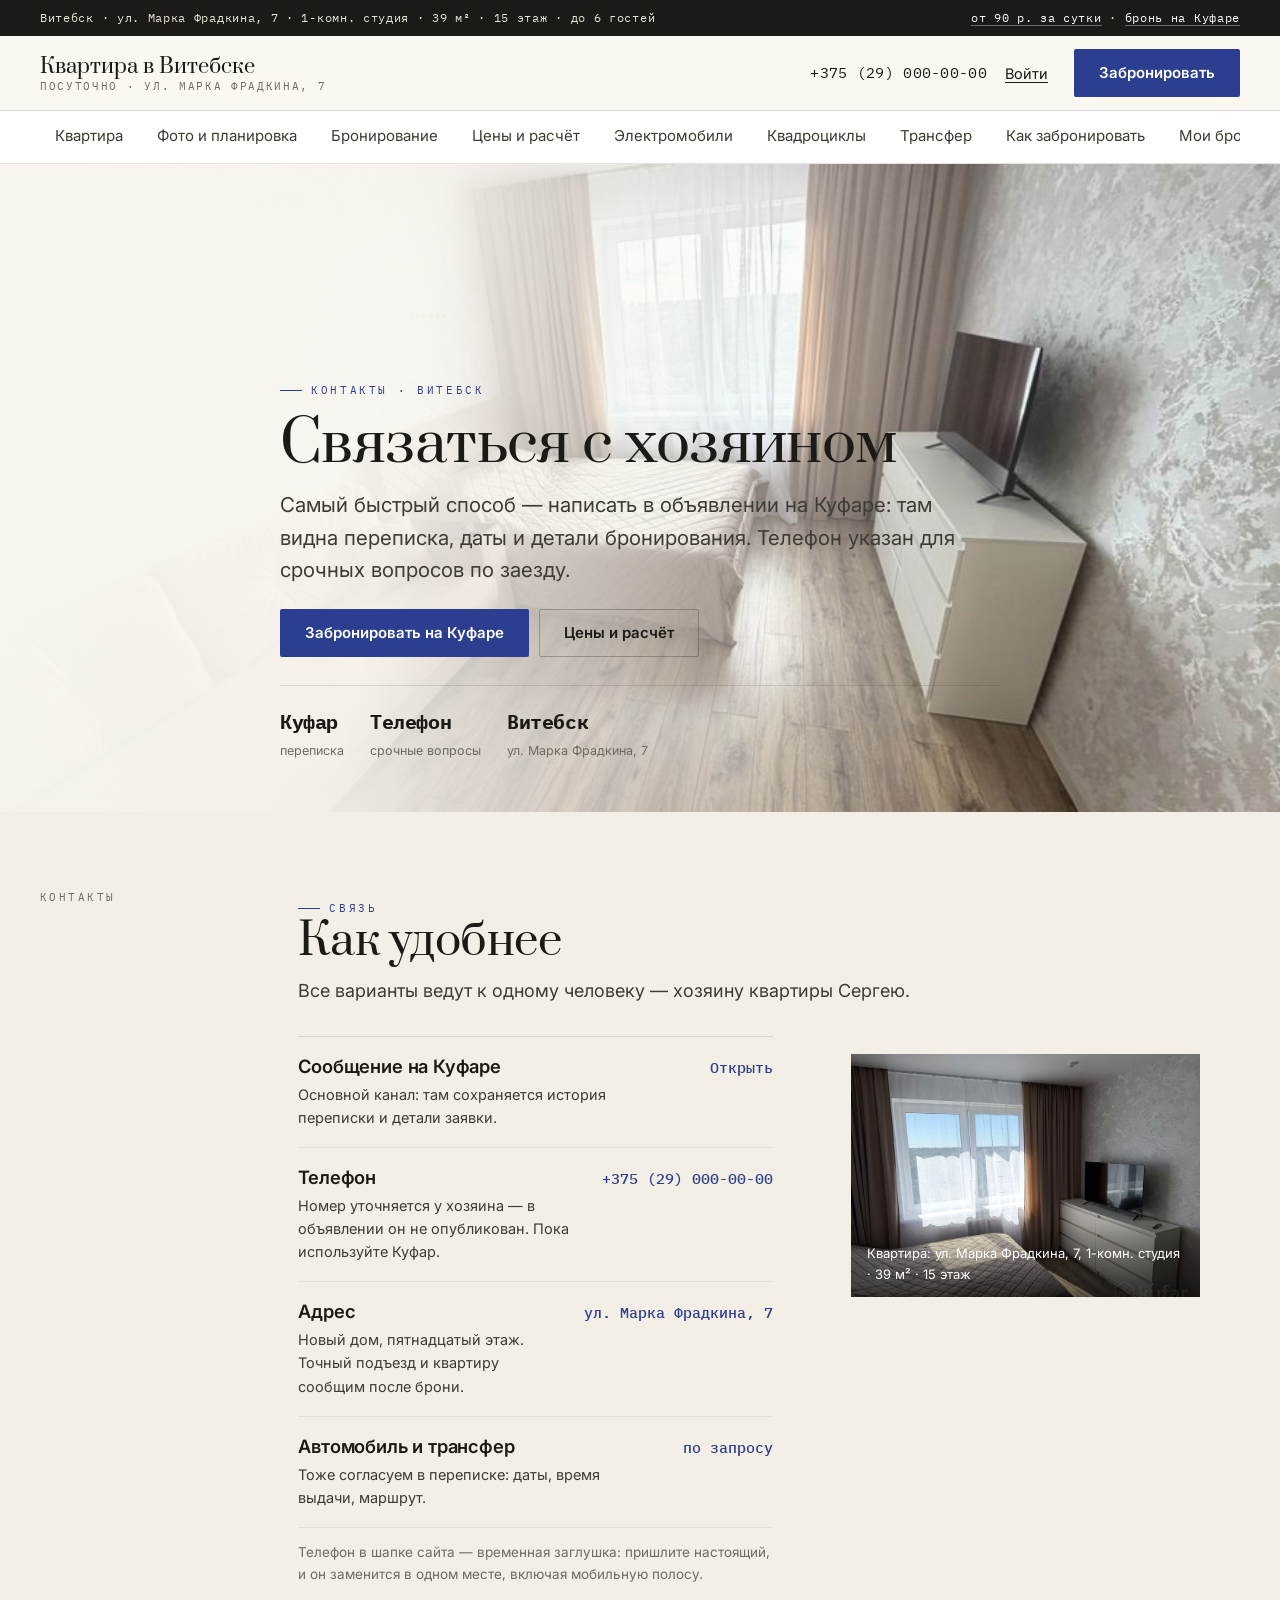
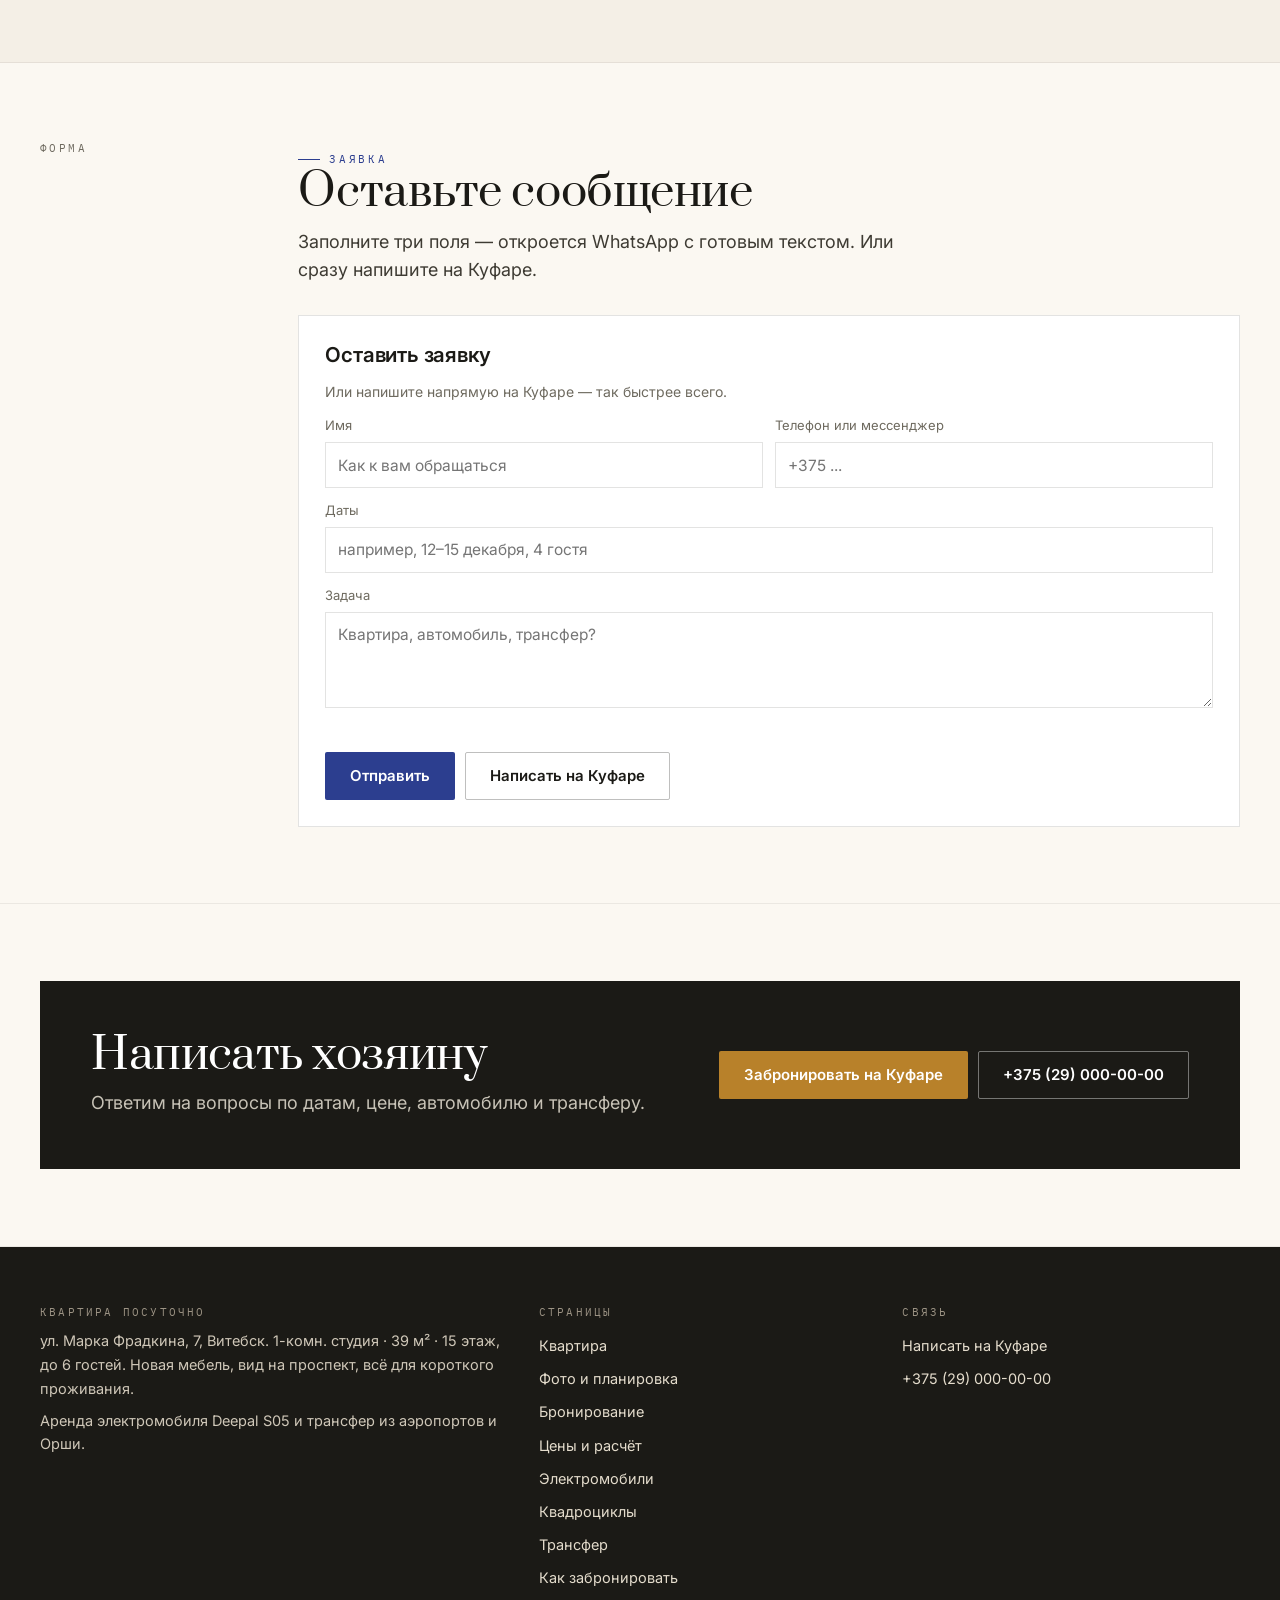
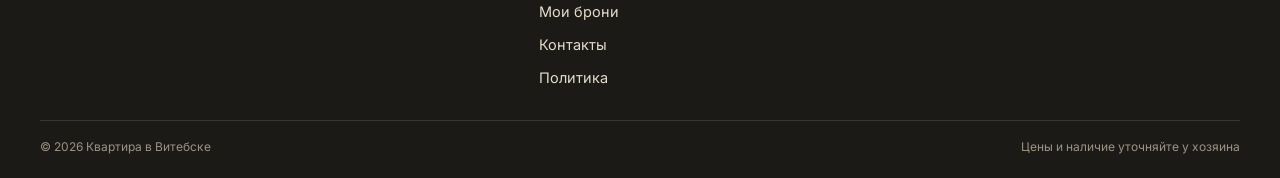
<file: kontakty.html>
<!doctype html>
<html lang="ru"><head>
<meta charset="utf-8">
<meta name="viewport" content="width=device-width,initial-scale=1">
<title>Контакты: квартира посуточно в Витебске</title>
<meta name="description" content="Связаться с хозяином квартиры на Марка Фрадкина, 7 в Витебске: сообщение на Куфаре, телефон, заявка на проживание, автомобиль или трансфер.">
<link rel="icon" href="assets/img/favicon.svg" type="image/svg+xml">
<link rel="preconnect" href="https://fonts.googleapis.com"><link rel="preconnect" href="https://fonts.gstatic.com" crossorigin>
<link href="https://fonts.googleapis.com/css2?family=Prata&family=Inter:wght@400;500;600;700&family=IBM+Plex+Mono:wght@400;500&display=swap" rel="stylesheet">
<style>
:root{--paper:#FBF8F2;--ink:#1B1A16;--blue:#2C3E8F;--muted:#6E6A5F;--line:rgba(27,26,22,.12)}
*{box-sizing:border-box}
html{overflow-x:clip;font-size:18px}
body{margin:0;background:var(--paper);color:var(--ink);font-family:Inter,system-ui,sans-serif;line-height:1.6;overflow-x:clip}
img{display:block;max-width:100%}
h1,h2{font-family:Prata,Georgia,serif;font-weight:400;line-height:1.1;margin:0}
.wrap{width:min(1200px,100% - 40px);margin:0 auto}
.hdr{position:sticky;top:0;background:rgba(251,248,242,.95)}
.btn{display:inline-flex;align-items:center;gap:8px;min-height:48px;padding:0 22px;background:var(--blue);color:#fff;text-decoration:none;font-weight:600;font-size:15px}
a{color:inherit}
[hidden]{display:none!important}
</style>
<link rel="stylesheet" href="assets/css/site.v1.css">
</head><body>
<div class="topbar"><div class="wrap topbar__in">
<span>Витебск · ул. Марка Фрадкина, 7 · 1-комн. студия · 39 м² · 15 этаж · до 6 гостей</span>
<span><a href="ceny.html">от 90 р. за сутки</a> · <a href="https://www.kufar.by/item/1076684302" target="_blank" rel="noopener">бронь на Куфаре</a></span>
</div></div>
<header class="hdr"><div class="wrap hdr__in">
<a class="logo" href="index.html"><b>Квартира в Витебске</b><span>посуточно · ул. Марка Фрадкина, 7</span></a>
<span class="hdr__sp"></span>
<a class="hdr__tel" href="tel:+375290000000">+375 (29) 000-00-00</a>
<a class="hdr__acc" id="accLink" href="vhod.html">Войти</a>
<a class="btn btn--blue" href="bronirovanie.html" style="margin-left:8px">Забронировать</a>
<button class="burger" id="burger" aria-label="Меню" aria-expanded="false"><span></span><span></span><span></span></button>
</div></header>
<nav class="strip" aria-label="Страницы"><div class="wrap strip__in"><a href="index.html">Квартира</a><a href="kvartira.html">Фото и планировка</a><a href="bronirovanie.html">Бронирование</a><a href="ceny.html">Цены и расчёт</a><a href="elektromobil.html">Электромобили</a><a href="kvadrocikly.html">Квадроциклы</a><a href="transfer.html">Трансфер</a><a href="poryadok.html">Как забронировать</a><a href="kabinet.html">Мои брони</a><a href="kontakty.html" aria-current="page">Контакты</a><a href="politika.html">Политика</a></div></nav>
<main>
<section class="hero"><div class="hero__bg"><img src="assets/img/bedroom.jpg" alt="Спальное место в квартире посуточно"></div><div class="wrap hero__in"><span class="kick">Контакты · Витебск</span><h1>Связаться с хозяином</h1><p class="hero__lead">Самый быстрый способ — написать в объявлении на Куфаре: там видна переписка, даты и детали бронирования. Телефон указан для срочных вопросов по заезду.</p><div class="hero__cta"><a class="btn btn--blue" href="https://www.kufar.by/item/1076684302" target="_blank" rel="noopener">Забронировать на Куфаре</a><a class="btn btn--ghost" href="ceny.html">Цены и расчёт</a></div><div class="hero__figs"><div><b>Куфар</b><span>переписка</span></div><div><b>Телефон</b><span>срочные вопросы</span></div><div><b>Витебск</b><span>ул. Марка Фрадкина, 7</span></div></div></div></section><section class="band band--alt"><div class="wrap"><div class="sect"><div class="sect__side"><span class="mono">Контакты</span></div><div><div class="sect__head"><div><span class="kick">Связь</span><h2>Как удобнее</h2></div><p>Все варианты ведут к одному человеку — хозяину квартиры Сергею.</p></div><div class="split"><div><div class="rows"><div class="row"><div><h3>Сообщение на Куфаре</h3><p>Основной канал: там сохраняется история переписки и детали заявки.</p></div><span class="row__p"><a href="https://www.kufar.by/item/1076684302" target="_blank" rel="noopener">Открыть</a></span></div><div class="row"><div><h3>Телефон</h3><p>Номер уточняется у хозяина — в объявлении он не опубликован. Пока используйте Куфар.</p></div><span class="row__p">+375 (29) 000-00-00</span></div><div class="row"><div><h3>Адрес</h3><p>Новый дом, пятнадцатый этаж. Точный подъезд и квартиру сообщим после брони.</p></div><span class="row__p">ул. Марка Фрадкина, 7</span></div><div class="row"><div><h3>Автомобиль и трансфер</h3><p>Тоже согласуем в переписке: даты, время выдачи, маршрут.</p></div><span class="row__p">по запросу</span></div></div><p style="margin-top:14px;font-size:13.5px;color:var(--muted)">Телефон в шапке сайта — временная заглушка: пришлите настоящий, и он заменится в одном месте, включая мобильную полосу.</p></div><figure class="plate"><img src="assets/img/bedroom2.jpg" alt="Кровать и комод в квартире посуточно" loading="lazy"><figcaption>Квартира: ул. Марка Фрадкина, 7, 1-комн. студия · 39 м² · 15 этаж</figcaption></figure></div></div></div></div></section><section class="band "><div class="wrap"><div class="sect"><div class="sect__side"><span class="mono">Форма</span></div><div><div class="sect__head"><div><span class="kick">Заявка</span><h2>Оставьте сообщение</h2></div><p>Заполните три поля — откроется WhatsApp с готовым текстом. Или сразу напишите на Куфаре.</p></div><div class="form"><h3>Оставить заявку</h3><p style="font-size:14px;color:var(--muted)">Или напишите напрямую на Куфаре — так быстрее всего.</p><div class="form__row"><div class="field"><label>Имя</label><input name="name" type="text" placeholder="Как к вам обращаться"></div><div class="field"><label>Телефон или мессенджер</label><input name="tel" type="tel" placeholder="+375 ..."></div></div><div class="field"><label>Даты</label><input name="dates" type="text" placeholder="например, 12–15 декабря, 4 гостя"></div><div class="field"><label>Задача</label><textarea name="task" placeholder="Квартира, автомобиль, трансфер?"></textarea></div><div class="formout" id="formout"></div><div style="display:flex;gap:10px;flex-wrap:wrap"><a class="btn btn--blue" href="#" id="sendForm">Отправить</a><a class="btn btn--ghost" href="https://www.kufar.by/item/1076684302" target="_blank" rel="noopener">Написать на Куфаре</a></div></div></div></div></div></section><section class="band"><div class="wrap"><div class="cta"><div><h2>Написать хозяину</h2><p style="margin-top:10px;color:rgba(242,236,223,.8)">Ответим на вопросы по датам, цене, автомобилю и трансферу.</p></div><div class="cta__act"><a class="btn btn--ochre" href="https://www.kufar.by/item/1076684302" target="_blank" rel="noopener">Забронировать на Куфаре</a><a class="btn btn--ghost" style="border-color:rgba(255,255,255,.4);color:#fff" href="tel:+375290000000">+375 (29) 000-00-00</a></div></div></div></section></main>
<footer class="foot"><div class="wrap">
<div class="foot__grid">
<div><h4>Квартира посуточно</h4><p style="font-size:14.5px;line-height:1.65">ул. Марка Фрадкина, 7, Витебск. 1-комн. студия · 39 м² · 15 этаж, до 6 гостей. Новая мебель, вид на проспект, всё для короткого проживания.</p>
<p style="font-size:14.5px;margin-top:8px">Аренда электромобиля Deepal S05 и трансфер из аэропортов и Орши.</p></div>
<div><h4>Страницы</h4><a href="index.html">Квартира</a><a href="kvartira.html">Фото и планировка</a><a href="bronirovanie.html">Бронирование</a><a href="ceny.html">Цены и расчёт</a><a href="elektromobil.html">Электромобили</a><a href="kvadrocikly.html">Квадроциклы</a><a href="transfer.html">Трансфер</a><a href="poryadok.html">Как забронировать</a><a href="kabinet.html">Мои брони</a><a href="kontakty.html">Контакты</a><a href="politika.html">Политика</a></div>
<div><h4>Связь</h4><a href="https://www.kufar.by/item/1076684302" target="_blank" rel="noopener">Написать на Куфаре</a><a href="tel:+375290000000">+375 (29) 000-00-00</a></div>
</div>
<div class="foot__bot"><span>© 2026 Квартира в Витебске</span><span>Цены и наличие уточняйте у хозяина</span></div>
</div></footer>
<div class="fbar">
<a href="tel:+375290000000"><svg viewBox="0 0 24 24"><path d="M5 4h4l2 5-2.5 1.5a12 12 0 0 0 5 5L15 13l5 2v4a2 2 0 0 1-2 2A16 16 0 0 1 3 6a2 2 0 0 1 2-2z"/></svg>Позвонить</a>
<a href="https://wa.me/375290000000"><svg viewBox="0 0 24 24"><path d="M12 3a9 9 0 0 0-7.8 13.5L3 21l4.6-1.2A9 9 0 1 0 12 3z"/></svg>WhatsApp</a>
<a href="viber://chat?number=%2B375290000000"><svg viewBox="0 0 24 24"><path d="M12 3c5 0 9 3.4 9 7.6 0 4.2-4 7.6-9 7.6-1 0-2-.1-2.9-.4L5 20l.8-3.2C4.1 15.3 3 13.1 3 10.6 3 6.4 7 3 12 3z"/></svg>Viber</a>
<a href="https://www.kufar.by/item/1076684302" target="_blank" rel="noopener"><svg viewBox="0 0 24 24"><path d="M4 7h16v13H4z"/><path d="M8 7V5a4 4 0 0 1 8 0v2"/></svg>Куфар</a>
</div>
<div class="drawer" id="drawer" data-open="false" aria-hidden="true"><div class="drawer__inner">
<div class="drawer__top"><span class="mono">Меню</span><button class="drawer__close" id="drawerClose" aria-label="Закрыть"></button></div>
<a href="index.html">Квартира</a><a href="kvartira.html">Фото и планировка</a><a href="bronirovanie.html">Бронирование</a><a href="ceny.html">Цены и расчёт</a><a href="elektromobil.html">Электромобили</a><a href="kvadrocikly.html">Квадроциклы</a><a href="transfer.html">Трансфер</a><a href="poryadok.html">Как забронировать</a><a href="kabinet.html">Мои брони</a><a href="kontakty.html">Контакты</a><a href="politika.html">Политика</a>
<a href="politika.html">Политика</a>
<a href="vhod.html">Вход и регистрация</a>
<a class="btn btn--blue" href="bronirovanie.html" style="margin-top:14px">Забронировать даты</a>
</div></div>
<script src="assets/js/notify.v1.js" defer></script>
<script src="assets/js/booking.v1.js" defer></script>
<script src="assets/js/main.v1.js" defer></script>
</body></html>
</file>
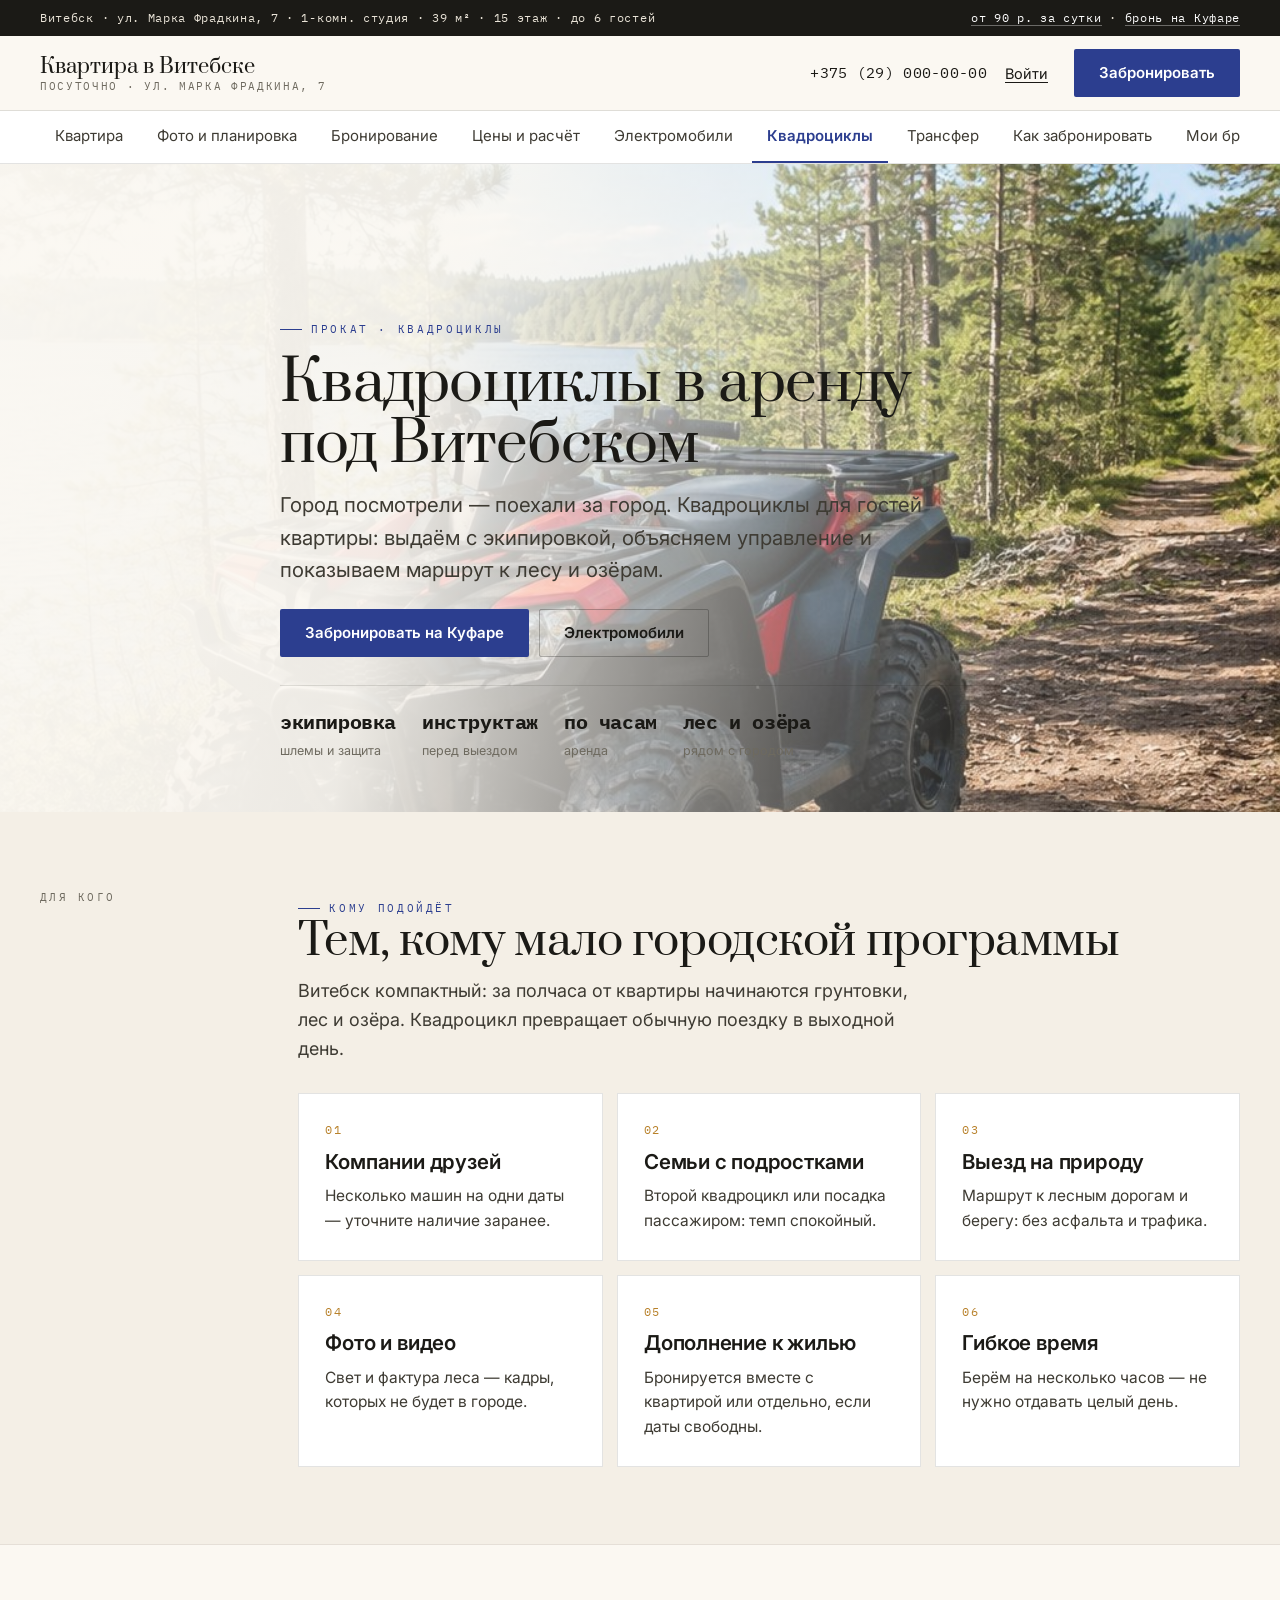
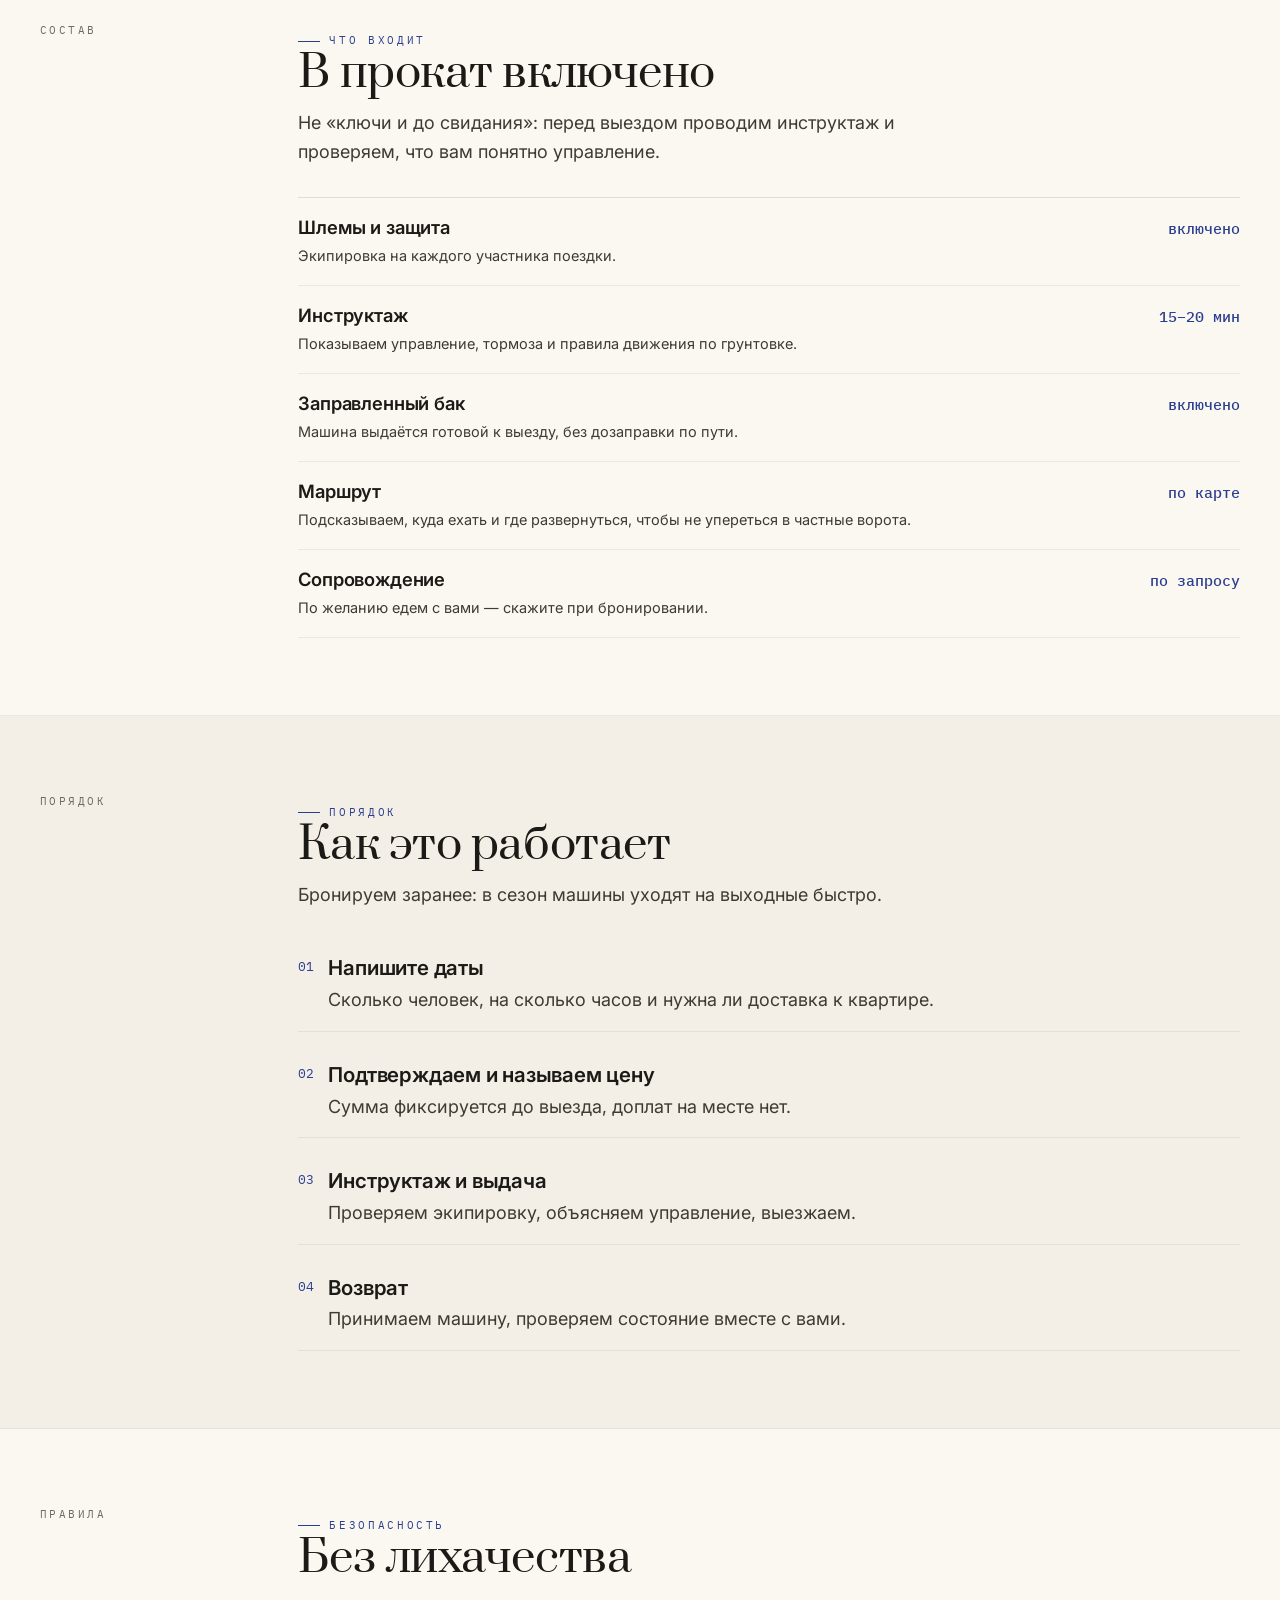
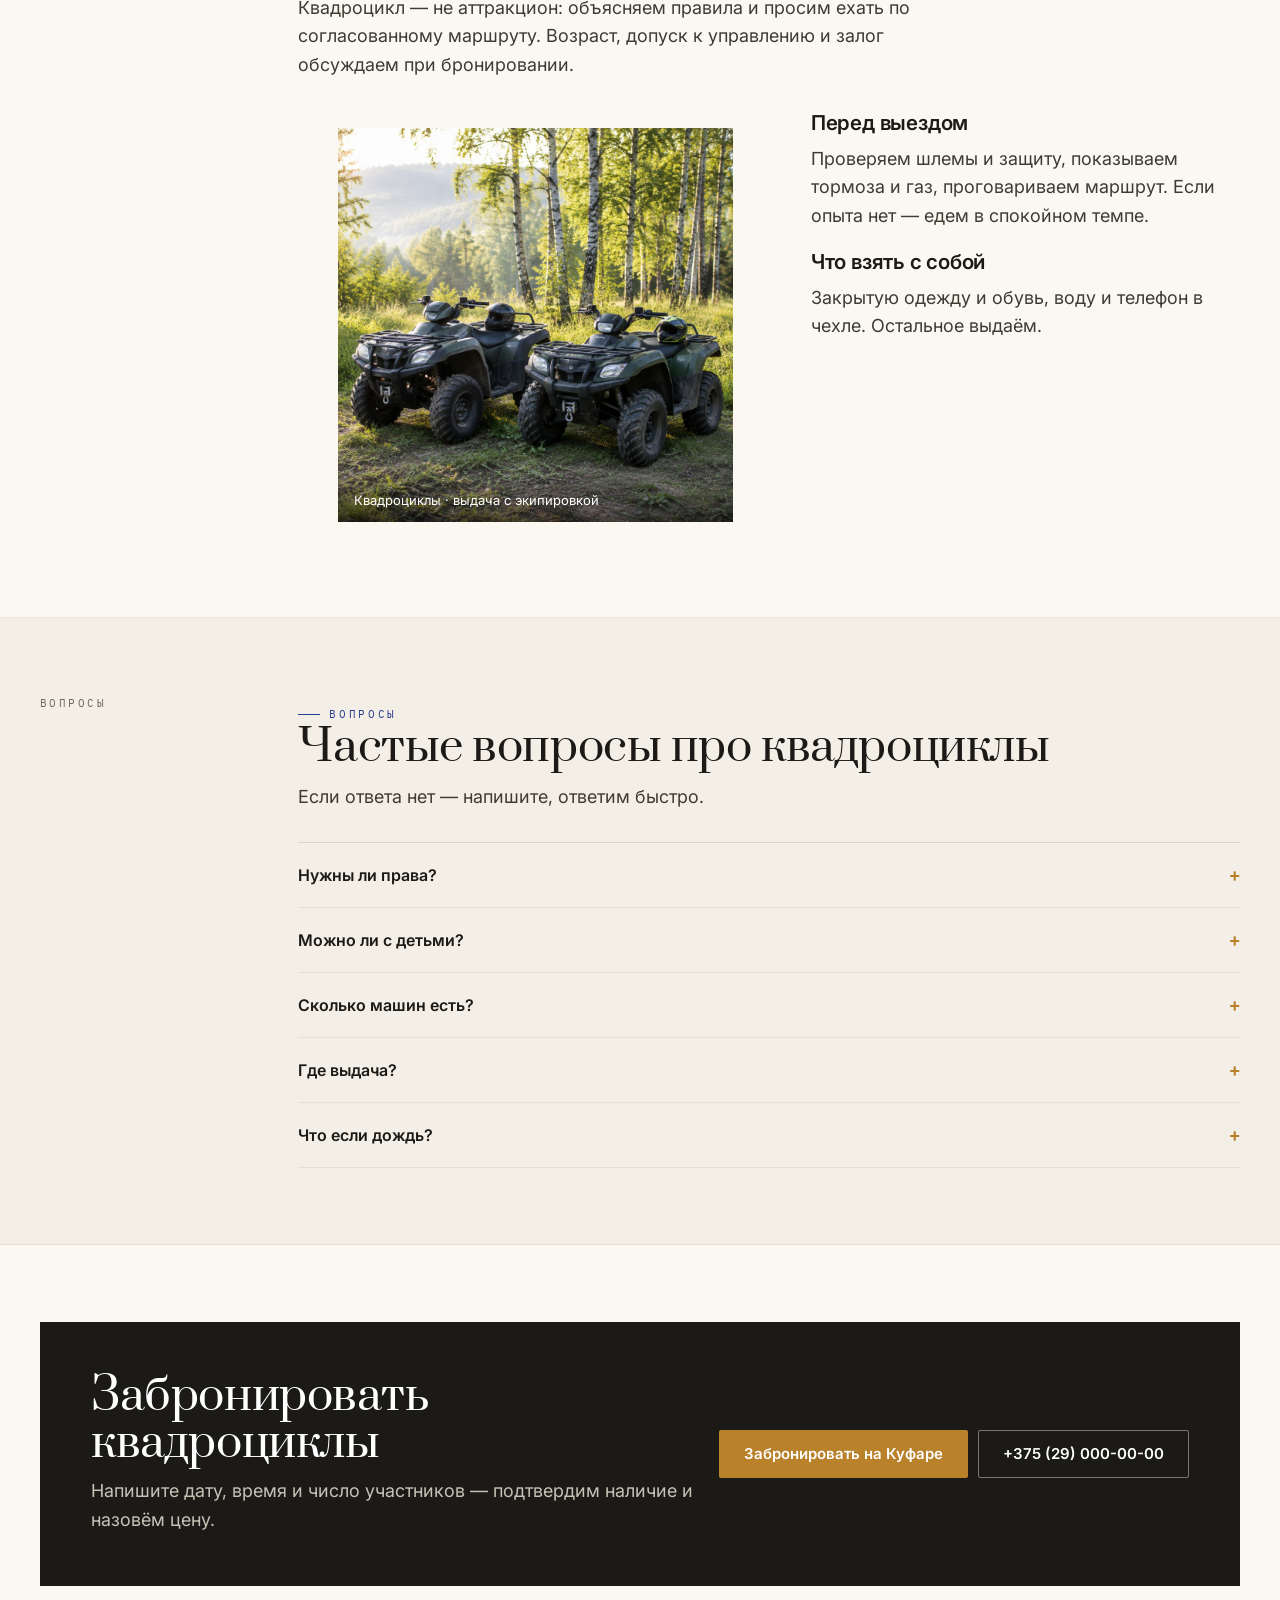
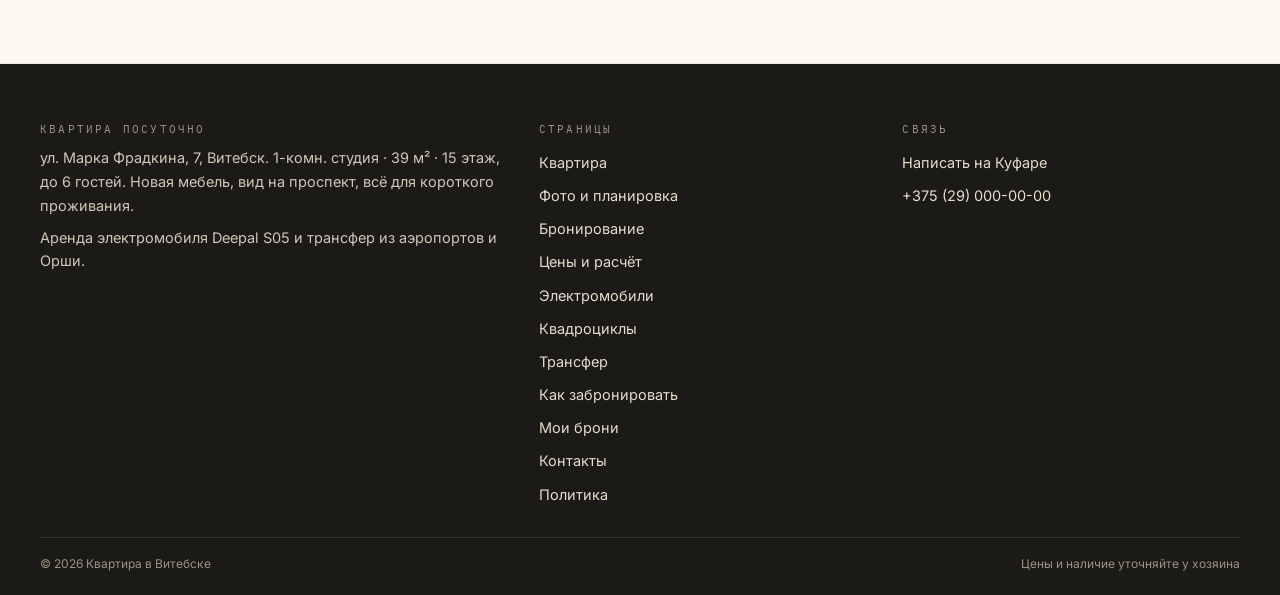
<file: kvadrocikly.html>
<!doctype html>
<html lang="ru"><head>
<meta charset="utf-8">
<meta name="viewport" content="width=device-width,initial-scale=1">
<title>Квадроциклы в аренду под Витебском — прокат для гостей города</title>
<meta name="description" content="Прокат квадроциклов под Витебском: шлемы и экипировка, инструктаж, маршруты по лесам и озёрам. Бронируйте вместе с квартирой и электромобилем.">
<link rel="icon" href="assets/img/favicon.svg" type="image/svg+xml">
<link rel="preconnect" href="https://fonts.googleapis.com"><link rel="preconnect" href="https://fonts.gstatic.com" crossorigin>
<link href="https://fonts.googleapis.com/css2?family=Prata&family=Inter:wght@400;500;600;700&family=IBM+Plex+Mono:wght@400;500&display=swap" rel="stylesheet">
<style>
:root{--paper:#FBF8F2;--ink:#1B1A16;--blue:#2C3E8F;--muted:#6E6A5F;--line:rgba(27,26,22,.12)}
*{box-sizing:border-box}
html{overflow-x:clip;font-size:18px}
body{margin:0;background:var(--paper);color:var(--ink);font-family:Inter,system-ui,sans-serif;line-height:1.6;overflow-x:clip}
img{display:block;max-width:100%}
h1,h2{font-family:Prata,Georgia,serif;font-weight:400;line-height:1.1;margin:0}
.wrap{width:min(1200px,100% - 40px);margin:0 auto}
.hdr{position:sticky;top:0;background:rgba(251,248,242,.95)}
.btn{display:inline-flex;align-items:center;gap:8px;min-height:48px;padding:0 22px;background:var(--blue);color:#fff;text-decoration:none;font-weight:600;font-size:15px}
a{color:inherit}
[hidden]{display:none!important}
</style>
<link rel="stylesheet" href="assets/css/site.v1.css">
</head><body>
<div class="topbar"><div class="wrap topbar__in">
<span>Витебск · ул. Марка Фрадкина, 7 · 1-комн. студия · 39 м² · 15 этаж · до 6 гостей</span>
<span><a href="ceny.html">от 90 р. за сутки</a> · <a href="https://www.kufar.by/item/1076684302" target="_blank" rel="noopener">бронь на Куфаре</a></span>
</div></div>
<header class="hdr"><div class="wrap hdr__in">
<a class="logo" href="index.html"><b>Квартира в Витебске</b><span>посуточно · ул. Марка Фрадкина, 7</span></a>
<span class="hdr__sp"></span>
<a class="hdr__tel" href="tel:+375290000000">+375 (29) 000-00-00</a>
<a class="hdr__acc" id="accLink" href="vhod.html">Войти</a>
<a class="btn btn--blue" href="bronirovanie.html" style="margin-left:8px">Забронировать</a>
<button class="burger" id="burger" aria-label="Меню" aria-expanded="false"><span></span><span></span><span></span></button>
</div></header>
<nav class="strip" aria-label="Страницы"><div class="wrap strip__in"><a href="index.html">Квартира</a><a href="kvartira.html">Фото и планировка</a><a href="bronirovanie.html">Бронирование</a><a href="ceny.html">Цены и расчёт</a><a href="elektromobil.html">Электромобили</a><a href="kvadrocikly.html" aria-current="page">Квадроциклы</a><a href="transfer.html">Трансфер</a><a href="poryadok.html">Как забронировать</a><a href="kabinet.html">Мои брони</a><a href="kontakty.html">Контакты</a><a href="politika.html">Политика</a></div></nav>
<main>
<section class="hero"><div class="hero__bg"><img src="assets/img/quad-1.jpg" alt="Квадроцикл на лесной дороге под Витебском"></div><div class="wrap hero__in"><span class="kick">Прокат · квадроциклы</span><h1>Квадроциклы в аренду под Витебском</h1><p class="hero__lead">Город посмотрели — поехали за город. Квадроциклы для гостей квартиры: выдаём с экипировкой, объясняем управление и показываем маршрут к лесу и озёрам.</p><div class="hero__cta"><a class="btn btn--blue" href="https://www.kufar.by/item/1076684302" target="_blank" rel="noopener">Забронировать на Куфаре</a><a class="btn btn--ghost" href="elektromobil.html">Электромобили</a></div><div class="hero__figs"><div><b>экипировка</b><span>шлемы и защита</span></div><div><b>инструктаж</b><span>перед выездом</span></div><div><b>по часам</b><span>аренда</span></div><div><b>лес и озёра</b><span>рядом с городом</span></div></div></div></section><section class="band band--alt"><div class="wrap"><div class="sect"><div class="sect__side"><span class="mono">Для кого</span></div><div><div class="sect__head"><div><span class="kick">Кому подойдёт</span><h2>Тем, кому мало городской программы</h2></div><p>Витебск компактный: за полчаса от квартиры начинаются грунтовки, лес и озёра. Квадроцикл превращает обычную поездку в выходной день.</p></div><div class="cards"><div class="card"><span class="card__n">01</span><h3>Компании друзей</h3><p>Несколько машин на одни даты — уточните наличие заранее.</p></div><div class="card"><span class="card__n">02</span><h3>Семьи с подростками</h3><p>Второй квадроцикл или посадка пассажиром: темп спокойный.</p></div><div class="card"><span class="card__n">03</span><h3>Выезд на природу</h3><p>Маршрут к лесным дорогам и берегу: без асфальта и трафика.</p></div><div class="card"><span class="card__n">04</span><h3>Фото и видео</h3><p>Свет и фактура леса — кадры, которых не будет в городе.</p></div><div class="card"><span class="card__n">05</span><h3>Дополнение к жилью</h3><p>Бронируется вместе с квартирой или отдельно, если даты свободны.</p></div><div class="card"><span class="card__n">06</span><h3>Гибкое время</h3><p>Берём на несколько часов — не нужно отдавать целый день.</p></div></div></div></div></div></section><section class="band "><div class="wrap"><div class="sect"><div class="sect__side"><span class="mono">Состав</span></div><div><div class="sect__head"><div><span class="kick">Что входит</span><h2>В прокат включено</h2></div><p>Не «ключи и до свидания»: перед выездом проводим инструктаж и проверяем, что вам понятно управление.</p></div><div class="rows"><div class="row"><div><h3>Шлемы и защита</h3><p>Экипировка на каждого участника поездки.</p></div><span class="row__p">включено</span></div><div class="row"><div><h3>Инструктаж</h3><p>Показываем управление, тормоза и правила движения по грунтовке.</p></div><span class="row__p">15–20 мин</span></div><div class="row"><div><h3>Заправленный бак</h3><p>Машина выдаётся готовой к выезду, без дозаправки по пути.</p></div><span class="row__p">включено</span></div><div class="row"><div><h3>Маршрут</h3><p>Подсказываем, куда ехать и где развернуться, чтобы не упереться в частные ворота.</p></div><span class="row__p">по карте</span></div><div class="row"><div><h3>Сопровождение</h3><p>По желанию едем с вами — скажите при бронировании.</p></div><span class="row__p">по запросу</span></div></div></div></div></div></section><section class="band band--alt"><div class="wrap"><div class="sect"><div class="sect__side"><span class="mono">Порядок</span></div><div><div class="sect__head"><div><span class="kick">Порядок</span><h2>Как это работает</h2></div><p>Бронируем заранее: в сезон машины уходят на выходные быстро.</p></div><div class="steps"><div class="step"><span class="step__n">01</span><div><h3>Напишите даты</h3><p style="color:var(--ink2);margin-top:4px">Сколько человек, на сколько часов и нужна ли доставка к квартире.</p></div></div><div class="step"><span class="step__n">02</span><div><h3>Подтверждаем и называем цену</h3><p style="color:var(--ink2);margin-top:4px">Сумма фиксируется до выезда, доплат на месте нет.</p></div></div><div class="step"><span class="step__n">03</span><div><h3>Инструктаж и выдача</h3><p style="color:var(--ink2);margin-top:4px">Проверяем экипировку, объясняем управление, выезжаем.</p></div></div><div class="step"><span class="step__n">04</span><div><h3>Возврат</h3><p style="color:var(--ink2);margin-top:4px">Принимаем машину, проверяем состояние вместе с вами.</p></div></div></div></div></div></div></section><section class="band "><div class="wrap"><div class="sect"><div class="sect__side"><span class="mono">Правила</span></div><div><div class="sect__head"><div><span class="kick">Безопасность</span><h2>Без лихачества</h2></div><p>Квадроцикл — не аттракцион: объясняем правила и просим ехать по согласованному маршруту. Возраст, допуск к управлению и залог обсуждаем при бронировании.</p></div><div class="split"><figure class="plate"><img src="assets/img/quad-2.jpg" alt="Два квадроцикла на лесной поляне" loading="lazy"><figcaption>Квадроциклы · выдача с экипировкой</figcaption></figure><div><h3>Перед выездом</h3><p style="margin-top:8px;color:var(--ink2)">Проверяем шлемы и защиту, показываем тормоза и газ, проговариваем маршрут. Если опыта нет — едем в спокойном темпе.</p><h3 style="margin-top:18px">Что взять с собой</h3><p style="margin-top:8px;color:var(--ink2)">Закрытую одежду и обувь, воду и телефон в чехле. Остальное выдаём.</p></div></div></div></div></div></section><section class="band band--alt"><div class="wrap"><div class="sect"><div class="sect__side"><span class="mono">Вопросы</span></div><div><div class="sect__head"><div><span class="kick">Вопросы</span><h2>Частые вопросы про квадроциклы</h2></div><p>Если ответа нет — напишите, ответим быстро.</p></div><div class="faq"><div class="faq__i"><button class="faq__q" aria-expanded="false">Нужны ли права?</button><div class="faq__a">Допуск к управлению и документы обсуждаем при бронировании: условия зависят от маршрута и возраста участника.</div></div><div class="faq__i"><button class="faq__q" aria-expanded="false">Можно ли с детьми?</button><div class="faq__a">Да, пассажиром с взрослым и в шлеме. Скажите возраст заранее — подберём маршрут спокойнее.</div></div><div class="faq__i"><button class="faq__q" aria-expanded="false">Сколько машин есть?</button><div class="faq__a">Количество меняется: уточните дату, подтвердим наличие и цену на нужное число квадроциклов.</div></div><div class="faq__i"><button class="faq__q" aria-expanded="false">Где выдача?</button><div class="faq__a">У квартиры на Марка Фрадкина, 7 или на точке старта маршрута — договоримся при бронировании.</div></div><div class="faq__i"><button class="faq__q" aria-expanded="false">Что если дождь?</button><div class="faq__a">В дождь едем по более простому маршруту или переносим время без потери денег — предупредите заранее.</div></div></div></div></div></div></section><section class="band"><div class="wrap"><div class="cta"><div><h2>Забронировать квадроциклы</h2><p style="margin-top:10px;color:rgba(242,236,223,.8)">Напишите дату, время и число участников — подтвердим наличие и назовём цену.</p></div><div class="cta__act"><a class="btn btn--ochre" href="https://www.kufar.by/item/1076684302" target="_blank" rel="noopener">Забронировать на Куфаре</a><a class="btn btn--ghost" style="border-color:rgba(255,255,255,.4);color:#fff" href="tel:+375290000000">+375 (29) 000-00-00</a></div></div></div></section></main>
<footer class="foot"><div class="wrap">
<div class="foot__grid">
<div><h4>Квартира посуточно</h4><p style="font-size:14.5px;line-height:1.65">ул. Марка Фрадкина, 7, Витебск. 1-комн. студия · 39 м² · 15 этаж, до 6 гостей. Новая мебель, вид на проспект, всё для короткого проживания.</p>
<p style="font-size:14.5px;margin-top:8px">Аренда электромобиля Deepal S05 и трансфер из аэропортов и Орши.</p></div>
<div><h4>Страницы</h4><a href="index.html">Квартира</a><a href="kvartira.html">Фото и планировка</a><a href="bronirovanie.html">Бронирование</a><a href="ceny.html">Цены и расчёт</a><a href="elektromobil.html">Электромобили</a><a href="kvadrocikly.html">Квадроциклы</a><a href="transfer.html">Трансфер</a><a href="poryadok.html">Как забронировать</a><a href="kabinet.html">Мои брони</a><a href="kontakty.html">Контакты</a><a href="politika.html">Политика</a></div>
<div><h4>Связь</h4><a href="https://www.kufar.by/item/1076684302" target="_blank" rel="noopener">Написать на Куфаре</a><a href="tel:+375290000000">+375 (29) 000-00-00</a></div>
</div>
<div class="foot__bot"><span>© 2026 Квартира в Витебске</span><span>Цены и наличие уточняйте у хозяина</span></div>
</div></footer>
<div class="fbar">
<a href="tel:+375290000000"><svg viewBox="0 0 24 24"><path d="M5 4h4l2 5-2.5 1.5a12 12 0 0 0 5 5L15 13l5 2v4a2 2 0 0 1-2 2A16 16 0 0 1 3 6a2 2 0 0 1 2-2z"/></svg>Позвонить</a>
<a href="https://wa.me/375290000000"><svg viewBox="0 0 24 24"><path d="M12 3a9 9 0 0 0-7.8 13.5L3 21l4.6-1.2A9 9 0 1 0 12 3z"/></svg>WhatsApp</a>
<a href="viber://chat?number=%2B375290000000"><svg viewBox="0 0 24 24"><path d="M12 3c5 0 9 3.4 9 7.6 0 4.2-4 7.6-9 7.6-1 0-2-.1-2.9-.4L5 20l.8-3.2C4.1 15.3 3 13.1 3 10.6 3 6.4 7 3 12 3z"/></svg>Viber</a>
<a href="https://www.kufar.by/item/1076684302" target="_blank" rel="noopener"><svg viewBox="0 0 24 24"><path d="M4 7h16v13H4z"/><path d="M8 7V5a4 4 0 0 1 8 0v2"/></svg>Куфар</a>
</div>
<div class="drawer" id="drawer" data-open="false" aria-hidden="true"><div class="drawer__inner">
<div class="drawer__top"><span class="mono">Меню</span><button class="drawer__close" id="drawerClose" aria-label="Закрыть"></button></div>
<a href="index.html">Квартира</a><a href="kvartira.html">Фото и планировка</a><a href="bronirovanie.html">Бронирование</a><a href="ceny.html">Цены и расчёт</a><a href="elektromobil.html">Электромобили</a><a href="kvadrocikly.html">Квадроциклы</a><a href="transfer.html">Трансфер</a><a href="poryadok.html">Как забронировать</a><a href="kabinet.html">Мои брони</a><a href="kontakty.html">Контакты</a><a href="politika.html">Политика</a>
<a href="politika.html">Политика</a>
<a href="vhod.html">Вход и регистрация</a>
<a class="btn btn--blue" href="bronirovanie.html" style="margin-top:14px">Забронировать даты</a>
</div></div>
<script src="assets/js/notify.v1.js" defer></script>
<script src="assets/js/booking.v1.js" defer></script>
<script src="assets/js/main.v1.js" defer></script>
</body></html>
</file>
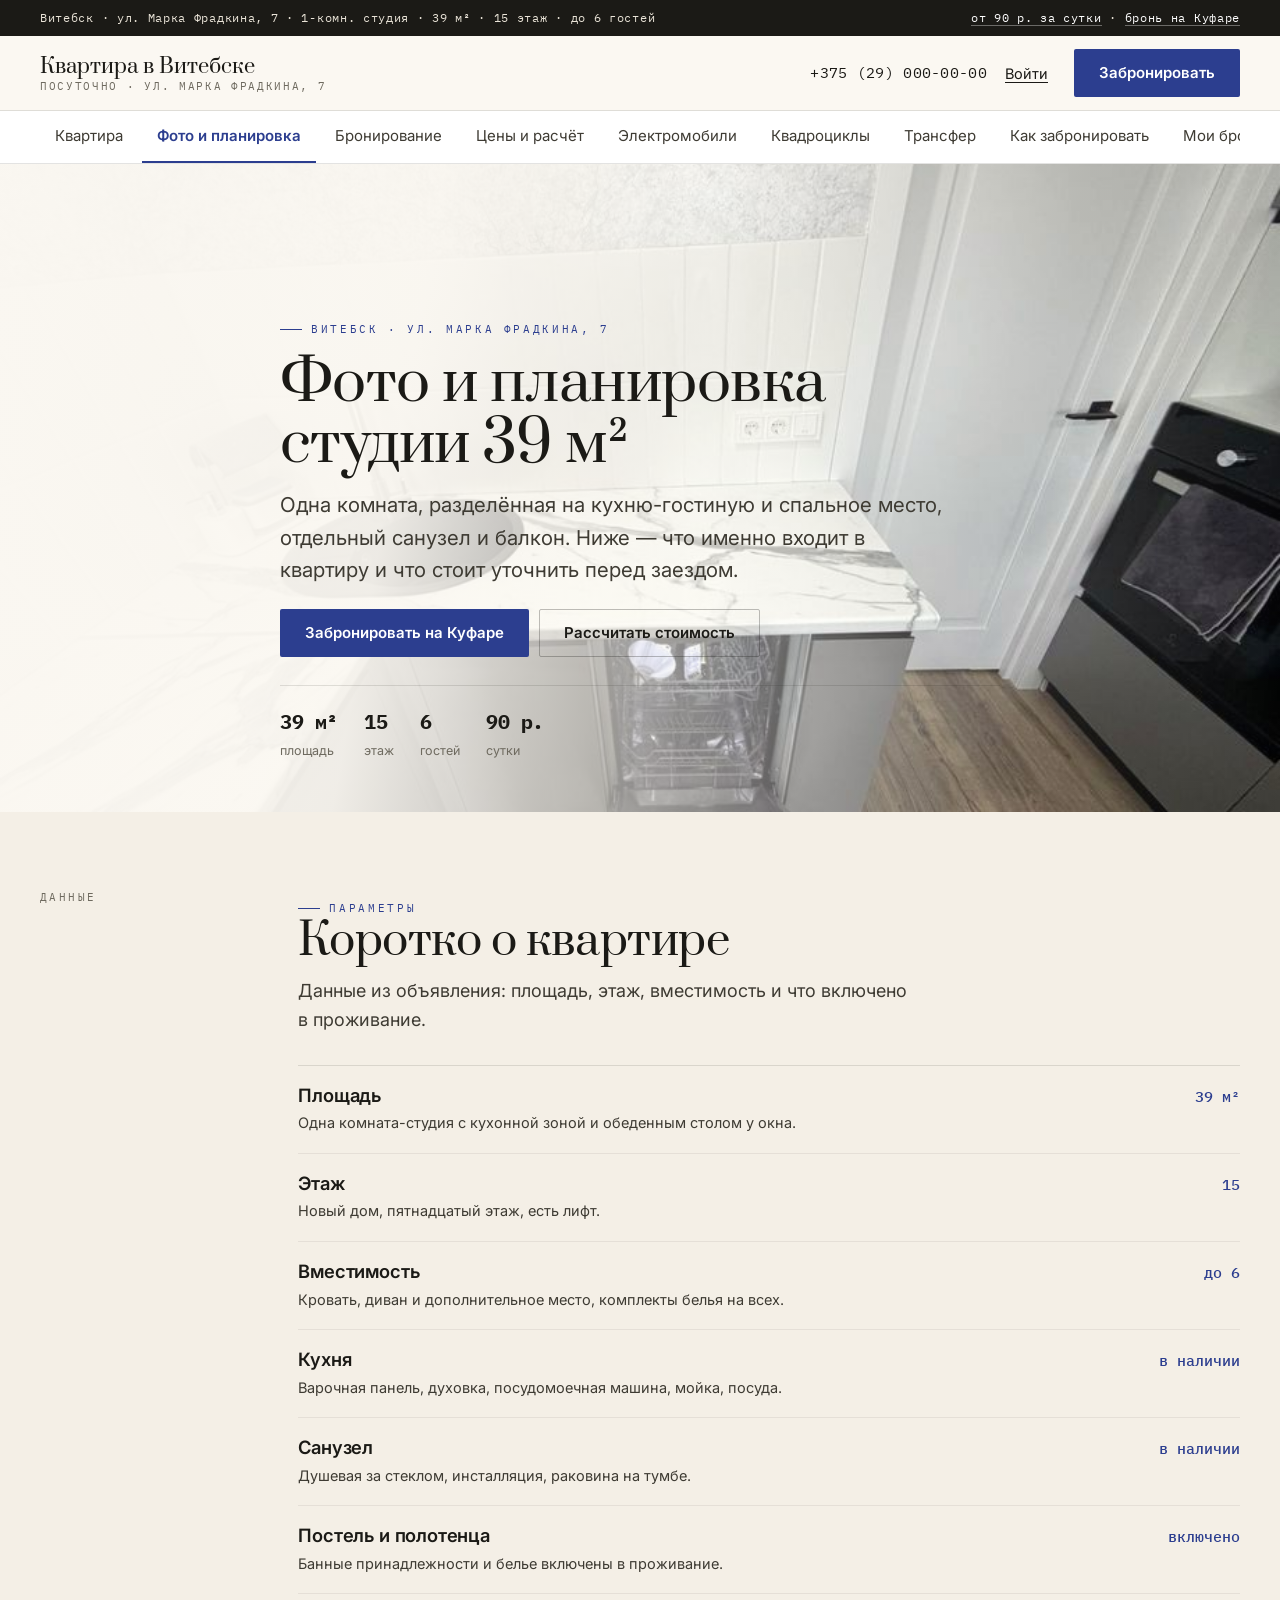
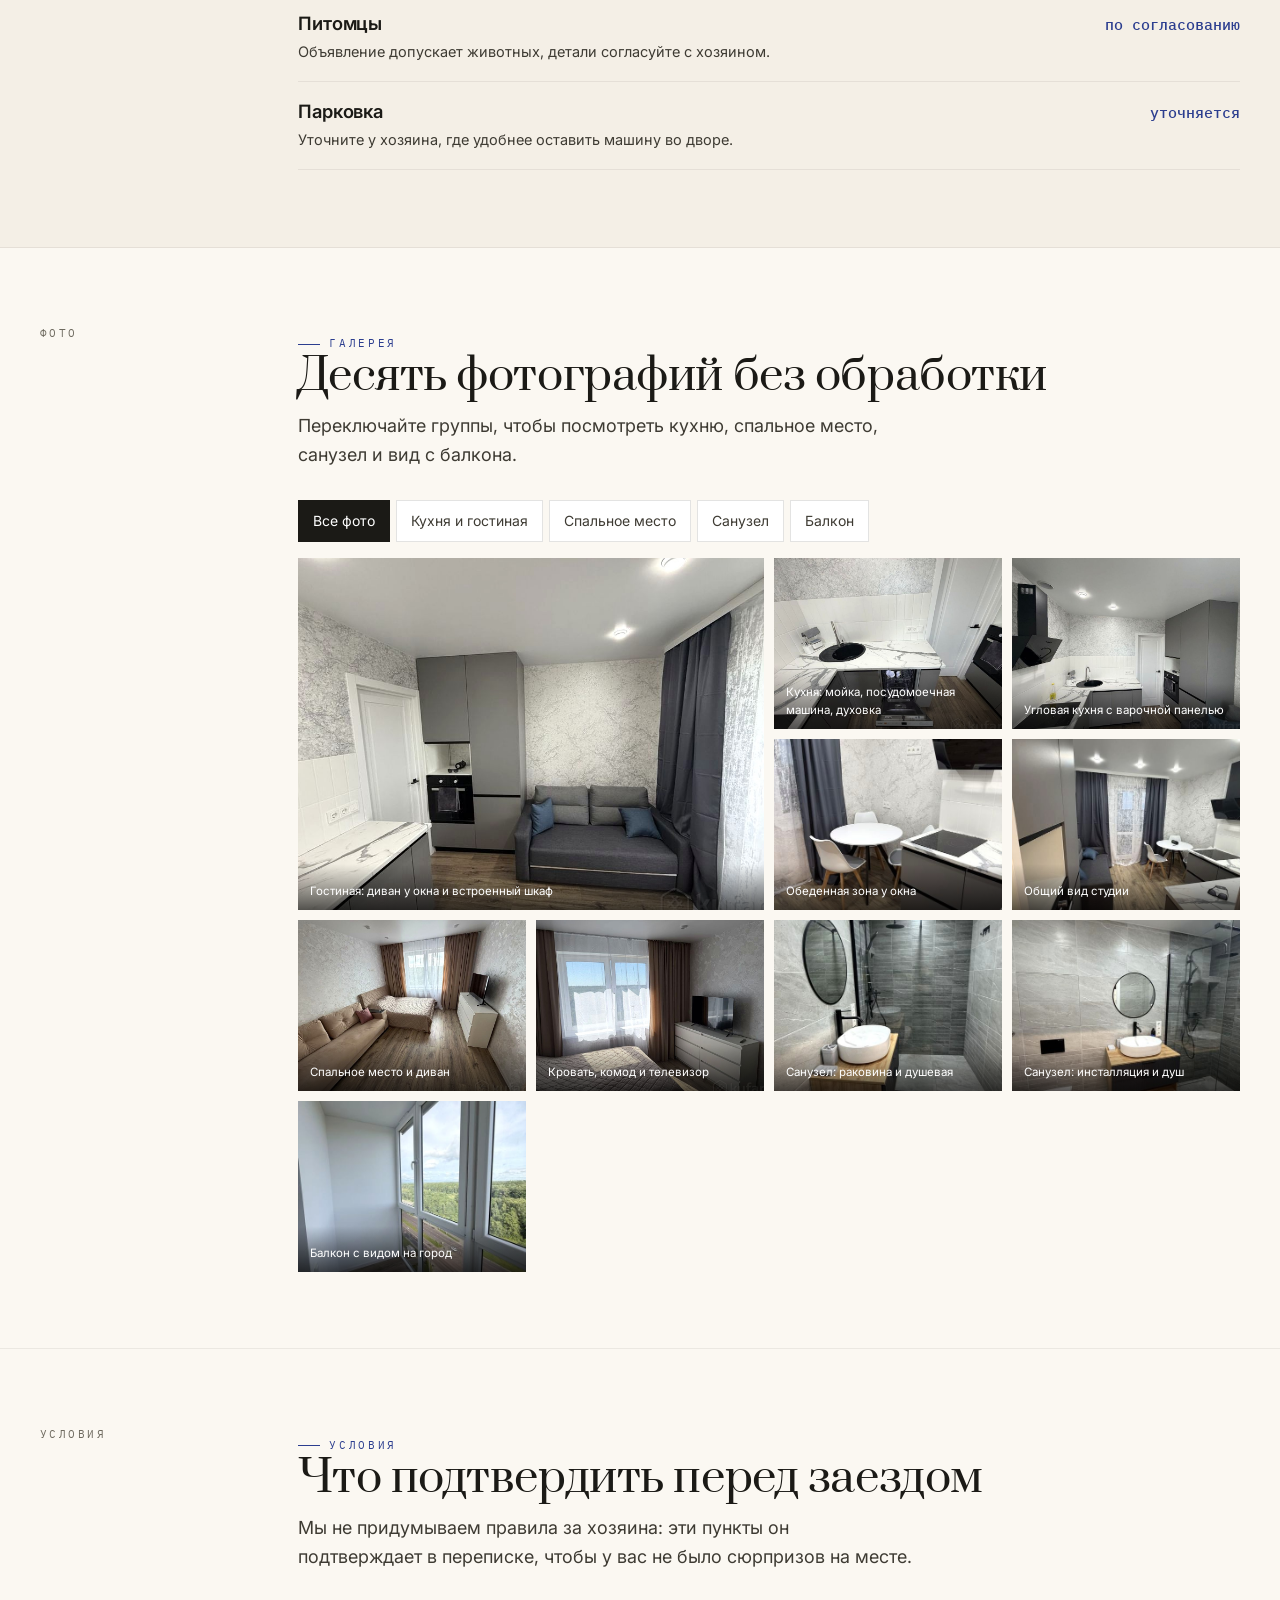
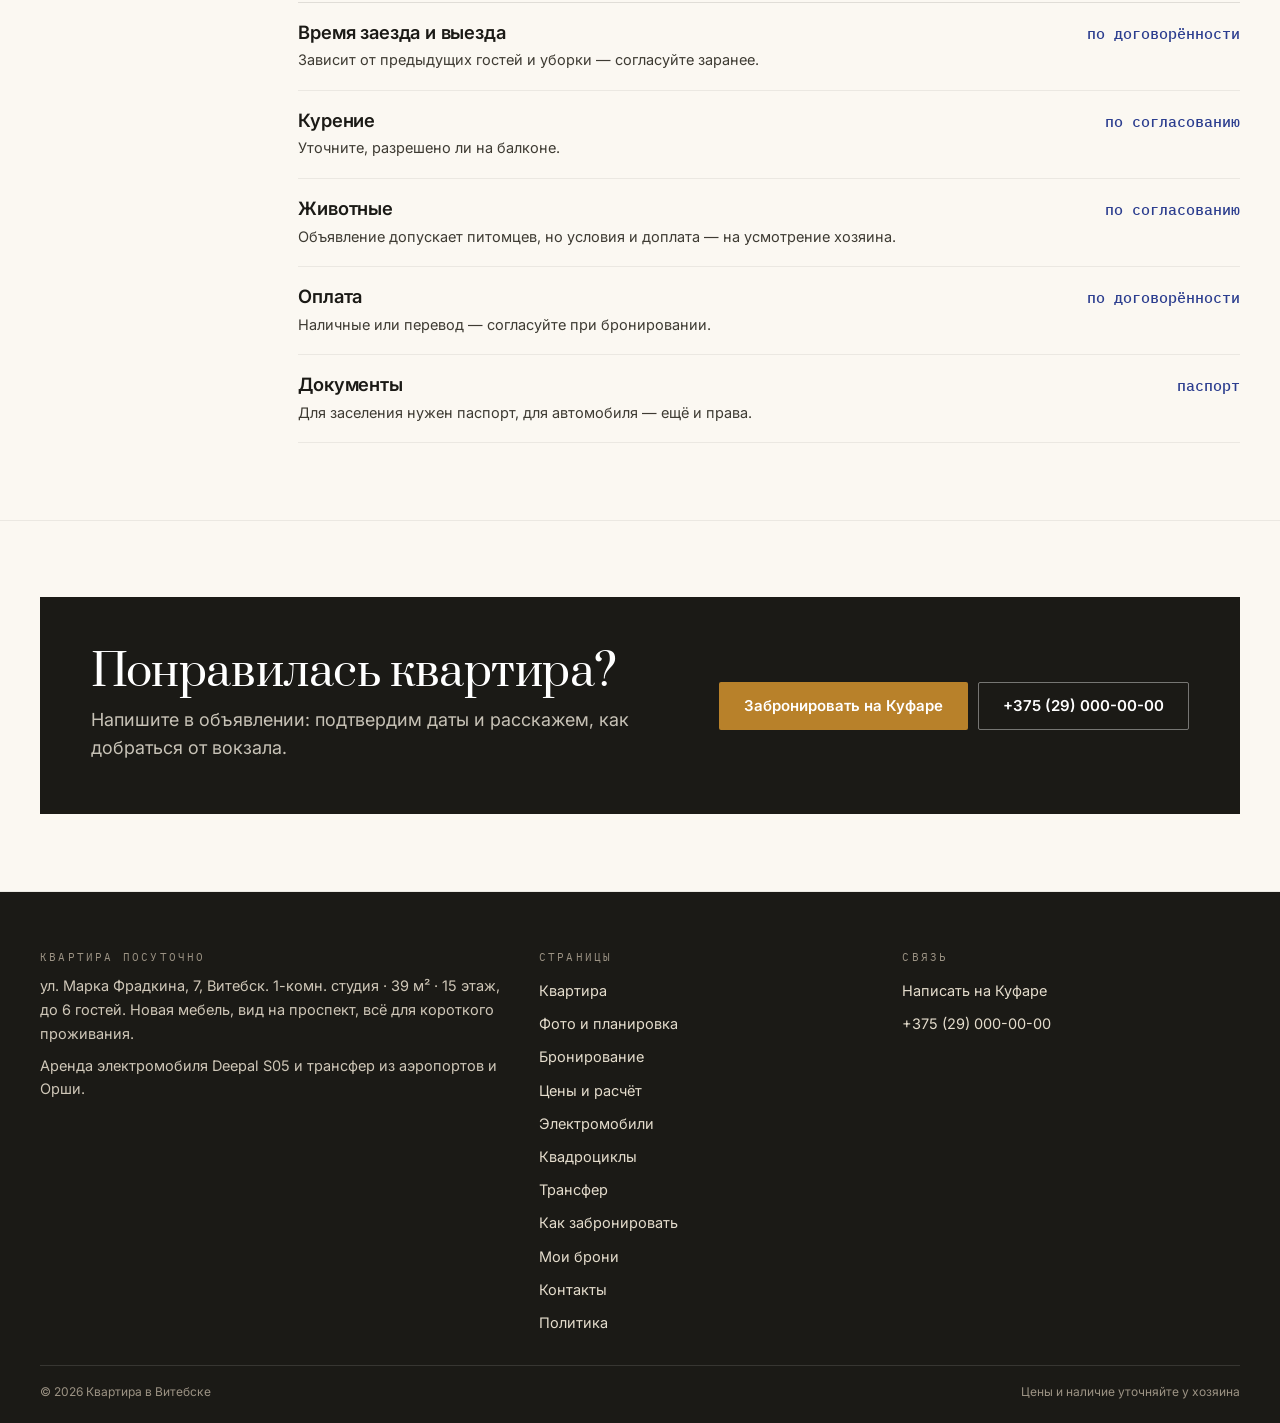
<file: kvartira.html>
<!doctype html>
<html lang="ru"><head>
<meta charset="utf-8">
<meta name="viewport" content="width=device-width,initial-scale=1">
<title>Квартира посуточно в Витебске: фото, планировка, условия</title>
<meta name="description" content="Студия 39 м² на 15 этаже нового дома, Марка Фрадкина, 7: фото кухни, спального места, санузла и балкона, условия проживания до 6 гостей.">
<link rel="icon" href="assets/img/favicon.svg" type="image/svg+xml">
<link rel="preconnect" href="https://fonts.googleapis.com"><link rel="preconnect" href="https://fonts.gstatic.com" crossorigin>
<link href="https://fonts.googleapis.com/css2?family=Prata&family=Inter:wght@400;500;600;700&family=IBM+Plex+Mono:wght@400;500&display=swap" rel="stylesheet">
<style>
:root{--paper:#FBF8F2;--ink:#1B1A16;--blue:#2C3E8F;--muted:#6E6A5F;--line:rgba(27,26,22,.12)}
*{box-sizing:border-box}
html{overflow-x:clip;font-size:18px}
body{margin:0;background:var(--paper);color:var(--ink);font-family:Inter,system-ui,sans-serif;line-height:1.6;overflow-x:clip}
img{display:block;max-width:100%}
h1,h2{font-family:Prata,Georgia,serif;font-weight:400;line-height:1.1;margin:0}
.wrap{width:min(1200px,100% - 40px);margin:0 auto}
.hdr{position:sticky;top:0;background:rgba(251,248,242,.95)}
.btn{display:inline-flex;align-items:center;gap:8px;min-height:48px;padding:0 22px;background:var(--blue);color:#fff;text-decoration:none;font-weight:600;font-size:15px}
a{color:inherit}
[hidden]{display:none!important}
</style>
<link rel="stylesheet" href="assets/css/site.v1.css">
</head><body>
<div class="topbar"><div class="wrap topbar__in">
<span>Витебск · ул. Марка Фрадкина, 7 · 1-комн. студия · 39 м² · 15 этаж · до 6 гостей</span>
<span><a href="ceny.html">от 90 р. за сутки</a> · <a href="https://www.kufar.by/item/1076684302" target="_blank" rel="noopener">бронь на Куфаре</a></span>
</div></div>
<header class="hdr"><div class="wrap hdr__in">
<a class="logo" href="index.html"><b>Квартира в Витебске</b><span>посуточно · ул. Марка Фрадкина, 7</span></a>
<span class="hdr__sp"></span>
<a class="hdr__tel" href="tel:+375290000000">+375 (29) 000-00-00</a>
<a class="hdr__acc" id="accLink" href="vhod.html">Войти</a>
<a class="btn btn--blue" href="bronirovanie.html" style="margin-left:8px">Забронировать</a>
<button class="burger" id="burger" aria-label="Меню" aria-expanded="false"><span></span><span></span><span></span></button>
</div></header>
<nav class="strip" aria-label="Страницы"><div class="wrap strip__in"><a href="index.html">Квартира</a><a href="kvartira.html" aria-current="page">Фото и планировка</a><a href="bronirovanie.html">Бронирование</a><a href="ceny.html">Цены и расчёт</a><a href="elektromobil.html">Электромобили</a><a href="kvadrocikly.html">Квадроциклы</a><a href="transfer.html">Трансфер</a><a href="poryadok.html">Как забронировать</a><a href="kabinet.html">Мои брони</a><a href="kontakty.html">Контакты</a><a href="politika.html">Политика</a></div></nav>
<main>
<section class="hero"><div class="hero__bg"><img src="assets/img/kitchen.jpg" alt="Кухня квартиры посуточно с мойкой и посудомоечной машиной"></div><div class="wrap hero__in"><span class="kick">Витебск · ул. Марка Фрадкина, 7</span><h1>Фото и планировка студии 39 м²</h1><p class="hero__lead">Одна комната, разделённая на кухню-гостиную и спальное место, отдельный санузел и балкон. Ниже — что именно входит в квартиру и что стоит уточнить перед заездом.</p><div class="hero__cta"><a class="btn btn--blue" href="https://www.kufar.by/item/1076684302" target="_blank" rel="noopener">Забронировать на Куфаре</a><a class="btn btn--ghost" href="ceny.html">Рассчитать стоимость</a></div><div class="hero__figs"><div><b>39 м²</b><span>площадь</span></div><div><b>15</b><span>этаж</span></div><div><b>6</b><span>гостей</span></div><div><b>90 р.</b><span>сутки</span></div></div></div></section><section class="band band--alt"><div class="wrap"><div class="sect"><div class="sect__side"><span class="mono">Данные</span></div><div><div class="sect__head"><div><span class="kick">Параметры</span><h2>Коротко о квартире</h2></div><p>Данные из объявления: площадь, этаж, вместимость и что включено в проживание.</p></div><div class="rows"><div class="row"><div><h3>Площадь</h3><p>Одна комната-студия с кухонной зоной и обеденным столом у окна.</p></div><span class="row__p">39 м²</span></div><div class="row"><div><h3>Этаж</h3><p>Новый дом, пятнадцатый этаж, есть лифт.</p></div><span class="row__p">15</span></div><div class="row"><div><h3>Вместимость</h3><p>Кровать, диван и дополнительное место, комплекты белья на всех.</p></div><span class="row__p">до 6</span></div><div class="row"><div><h3>Кухня</h3><p>Варочная панель, духовка, посудомоечная машина, мойка, посуда.</p></div><span class="row__p">в наличии</span></div><div class="row"><div><h3>Санузел</h3><p>Душевая за стеклом, инсталляция, раковина на тумбе.</p></div><span class="row__p">в наличии</span></div><div class="row"><div><h3>Постель и полотенца</h3><p>Банные принадлежности и белье включены в проживание.</p></div><span class="row__p">включено</span></div><div class="row"><div><h3>Питомцы</h3><p>Объявление допускает животных, детали согласуйте с хозяином.</p></div><span class="row__p">по согласованию</span></div><div class="row"><div><h3>Парковка</h3><p>Уточните у хозяина, где удобнее оставить машину во дворе.</p></div><span class="row__p">уточняется</span></div></div></div></div></div></section><section class="band "><div class="wrap"><div class="sect"><div class="sect__side"><span class="mono">Фото</span></div><div><div class="sect__head"><div><span class="kick">Галерея</span><h2>Десять фотографий без обработки</h2></div><p>Переключайте группы, чтобы посмотреть кухню, спальное место, санузел и вид с балкона.</p></div><div class="tabs"><button data-gal="all" aria-selected="true">Все фото</button><button data-gal="live" aria-selected="false">Кухня и гостиная</button><button data-gal="sleep" aria-selected="false">Спальное место</button><button data-gal="bath" aria-selected="false">Санузел</button><button data-gal="view" aria-selected="false">Балкон</button></div><div class="gal"><figure data-g="live"><img src="assets/img/living.jpg" alt="Гостиная: диван у окна и встроенный шкаф" loading="lazy"><figcaption>Гостиная: диван у окна и встроенный шкаф</figcaption></figure><figure data-g="live"><img src="assets/img/kitchen.jpg" alt="Кухня: мойка, посудомоечная машина, духовка" loading="lazy"><figcaption>Кухня: мойка, посудомоечная машина, духовка</figcaption></figure><figure data-g="live"><img src="assets/img/kitchen2.jpg" alt="Угловая кухня с варочной панелью" loading="lazy"><figcaption>Угловая кухня с варочной панелью</figcaption></figure><figure data-g="live"><img src="assets/img/dining.jpg" alt="Обеденная зона у окна" loading="lazy"><figcaption>Обеденная зона у окна</figcaption></figure><figure data-g="live"><img src="assets/img/studio.jpg" alt="Общий вид студии" loading="lazy"><figcaption>Общий вид студии</figcaption></figure><figure data-g="sleep"><img src="assets/img/bedroom.jpg" alt="Спальное место и диван" loading="lazy"><figcaption>Спальное место и диван</figcaption></figure><figure data-g="sleep"><img src="assets/img/bedroom2.jpg" alt="Кровать, комод и телевизор" loading="lazy"><figcaption>Кровать, комод и телевизор</figcaption></figure><figure data-g="bath"><img src="assets/img/bath1.jpg" alt="Санузел: раковина и душевая" loading="lazy"><figcaption>Санузел: раковина и душевая</figcaption></figure><figure data-g="bath"><img src="assets/img/bath2.jpg" alt="Санузел: инсталляция и душ" loading="lazy"><figcaption>Санузел: инсталляция и душ</figcaption></figure><figure data-g="view"><img src="assets/img/balcony.jpg" alt="Балкон с видом на город" loading="lazy"><figcaption>Балкон с видом на город</figcaption></figure></div></div></div></div></section><section class="band "><div class="wrap"><div class="sect"><div class="sect__side"><span class="mono">Условия</span></div><div><div class="sect__head"><div><span class="kick">Условия</span><h2>Что подтвердить перед заездом</h2></div><p>Мы не придумываем правила за хозяина: эти пункты он подтверждает в переписке, чтобы у вас не было сюрпризов на месте.</p></div><div class="rows"><div class="row"><div><h3>Время заезда и выезда</h3><p>Зависит от предыдущих гостей и уборки — согласуйте заранее.</p></div><span class="row__p">по договорённости</span></div><div class="row"><div><h3>Курение</h3><p>Уточните, разрешено ли на балконе.</p></div><span class="row__p">по согласованию</span></div><div class="row"><div><h3>Животные</h3><p>Объявление допускает питомцев, но условия и доплата — на усмотрение хозяина.</p></div><span class="row__p">по согласованию</span></div><div class="row"><div><h3>Оплата</h3><p>Наличные или перевод — согласуйте при бронировании.</p></div><span class="row__p">по договорённости</span></div><div class="row"><div><h3>Документы</h3><p>Для заселения нужен паспорт, для автомобиля — ещё и права.</p></div><span class="row__p">паспорт</span></div></div></div></div></div></section><section class="band"><div class="wrap"><div class="cta"><div><h2>Понравилась квартира?</h2><p style="margin-top:10px;color:rgba(242,236,223,.8)">Напишите в объявлении: подтвердим даты и расскажем, как добраться от вокзала.</p></div><div class="cta__act"><a class="btn btn--ochre" href="https://www.kufar.by/item/1076684302" target="_blank" rel="noopener">Забронировать на Куфаре</a><a class="btn btn--ghost" style="border-color:rgba(255,255,255,.4);color:#fff" href="tel:+375290000000">+375 (29) 000-00-00</a></div></div></div></section></main>
<footer class="foot"><div class="wrap">
<div class="foot__grid">
<div><h4>Квартира посуточно</h4><p style="font-size:14.5px;line-height:1.65">ул. Марка Фрадкина, 7, Витебск. 1-комн. студия · 39 м² · 15 этаж, до 6 гостей. Новая мебель, вид на проспект, всё для короткого проживания.</p>
<p style="font-size:14.5px;margin-top:8px">Аренда электромобиля Deepal S05 и трансфер из аэропортов и Орши.</p></div>
<div><h4>Страницы</h4><a href="index.html">Квартира</a><a href="kvartira.html">Фото и планировка</a><a href="bronirovanie.html">Бронирование</a><a href="ceny.html">Цены и расчёт</a><a href="elektromobil.html">Электромобили</a><a href="kvadrocikly.html">Квадроциклы</a><a href="transfer.html">Трансфер</a><a href="poryadok.html">Как забронировать</a><a href="kabinet.html">Мои брони</a><a href="kontakty.html">Контакты</a><a href="politika.html">Политика</a></div>
<div><h4>Связь</h4><a href="https://www.kufar.by/item/1076684302" target="_blank" rel="noopener">Написать на Куфаре</a><a href="tel:+375290000000">+375 (29) 000-00-00</a></div>
</div>
<div class="foot__bot"><span>© 2026 Квартира в Витебске</span><span>Цены и наличие уточняйте у хозяина</span></div>
</div></footer>
<div class="fbar">
<a href="tel:+375290000000"><svg viewBox="0 0 24 24"><path d="M5 4h4l2 5-2.5 1.5a12 12 0 0 0 5 5L15 13l5 2v4a2 2 0 0 1-2 2A16 16 0 0 1 3 6a2 2 0 0 1 2-2z"/></svg>Позвонить</a>
<a href="https://wa.me/375290000000"><svg viewBox="0 0 24 24"><path d="M12 3a9 9 0 0 0-7.8 13.5L3 21l4.6-1.2A9 9 0 1 0 12 3z"/></svg>WhatsApp</a>
<a href="viber://chat?number=%2B375290000000"><svg viewBox="0 0 24 24"><path d="M12 3c5 0 9 3.4 9 7.6 0 4.2-4 7.6-9 7.6-1 0-2-.1-2.9-.4L5 20l.8-3.2C4.1 15.3 3 13.1 3 10.6 3 6.4 7 3 12 3z"/></svg>Viber</a>
<a href="https://www.kufar.by/item/1076684302" target="_blank" rel="noopener"><svg viewBox="0 0 24 24"><path d="M4 7h16v13H4z"/><path d="M8 7V5a4 4 0 0 1 8 0v2"/></svg>Куфар</a>
</div>
<div class="drawer" id="drawer" data-open="false" aria-hidden="true"><div class="drawer__inner">
<div class="drawer__top"><span class="mono">Меню</span><button class="drawer__close" id="drawerClose" aria-label="Закрыть"></button></div>
<a href="index.html">Квартира</a><a href="kvartira.html">Фото и планировка</a><a href="bronirovanie.html">Бронирование</a><a href="ceny.html">Цены и расчёт</a><a href="elektromobil.html">Электромобили</a><a href="kvadrocikly.html">Квадроциклы</a><a href="transfer.html">Трансфер</a><a href="poryadok.html">Как забронировать</a><a href="kabinet.html">Мои брони</a><a href="kontakty.html">Контакты</a><a href="politika.html">Политика</a>
<a href="politika.html">Политика</a>
<a href="vhod.html">Вход и регистрация</a>
<a class="btn btn--blue" href="bronirovanie.html" style="margin-top:14px">Забронировать даты</a>
</div></div>
<script src="assets/js/notify.v1.js" defer></script>
<script src="assets/js/booking.v1.js" defer></script>
<script src="assets/js/main.v1.js" defer></script>
</body></html>
</file>
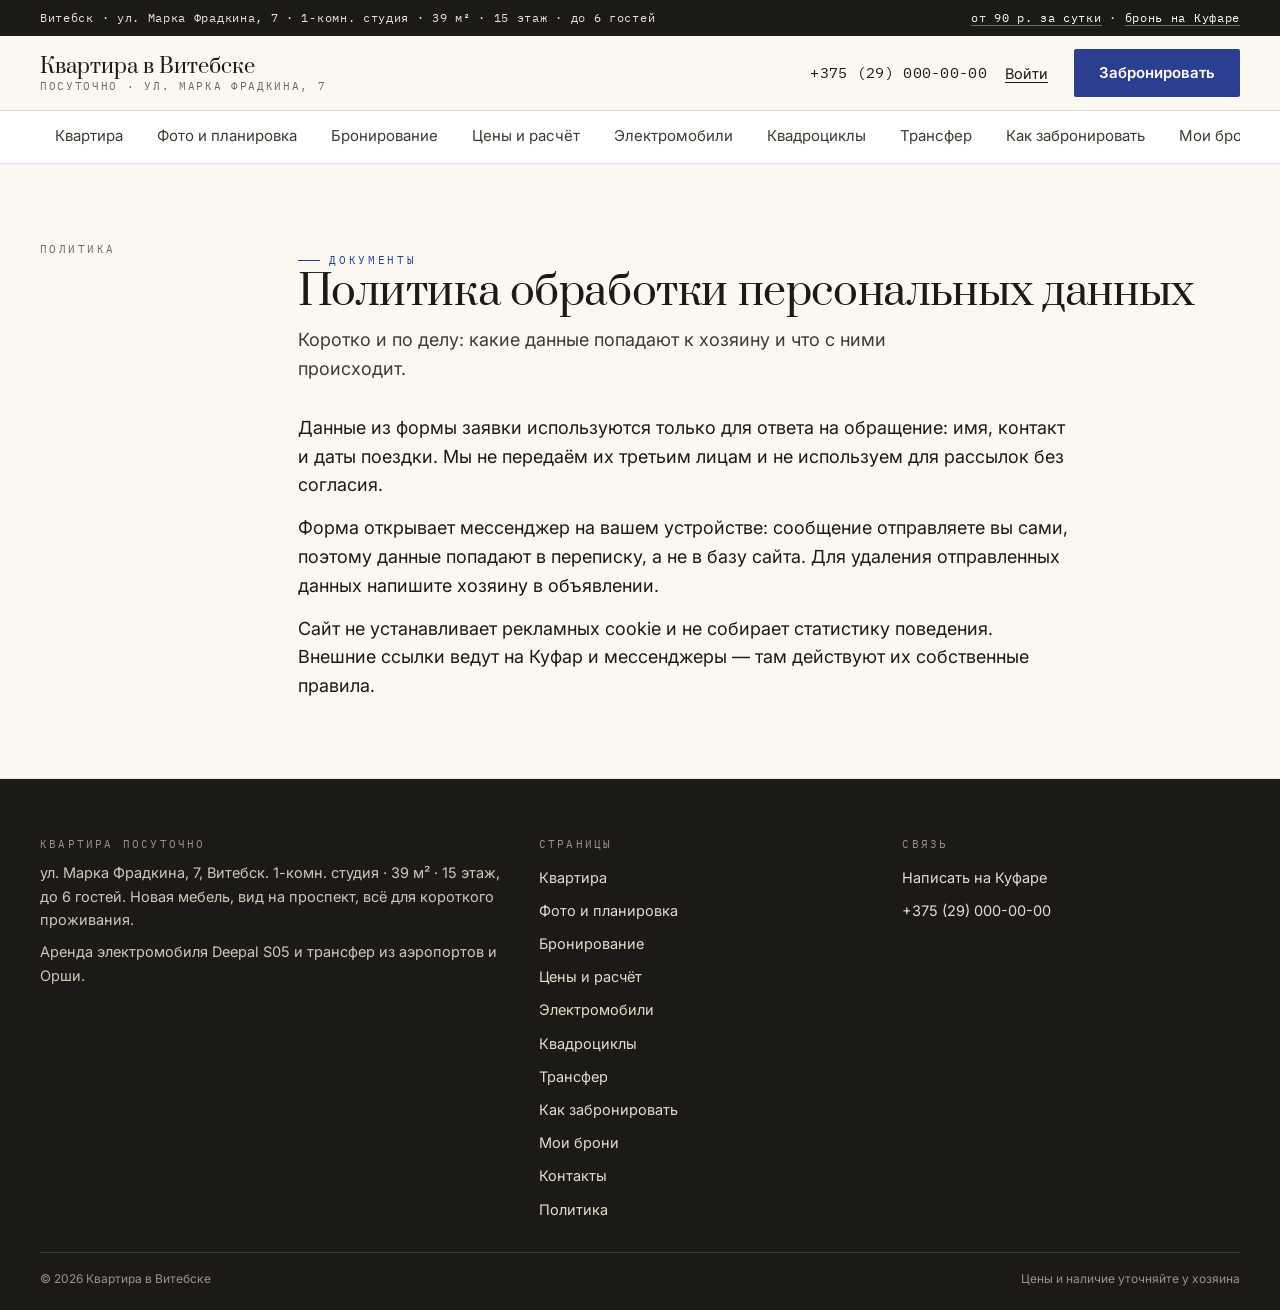
<file: politika.html>
<!doctype html>
<html lang="ru"><head>
<meta charset="utf-8">
<meta name="viewport" content="width=device-width,initial-scale=1">
<title>Политика обработки персональных данных</title>
<meta name="description" content="Как обрабатываются данные, оставленные в форме заявки на сайте квартиры посуточно в Витебске.">
<link rel="icon" href="assets/img/favicon.svg" type="image/svg+xml">
<link rel="preconnect" href="https://fonts.googleapis.com"><link rel="preconnect" href="https://fonts.gstatic.com" crossorigin>
<link href="https://fonts.googleapis.com/css2?family=Prata&family=Inter:wght@400;500;600;700&family=IBM+Plex+Mono:wght@400;500&display=swap" rel="stylesheet">
<style>
:root{--paper:#FBF8F2;--ink:#1B1A16;--blue:#2C3E8F;--muted:#6E6A5F;--line:rgba(27,26,22,.12)}
*{box-sizing:border-box}
html{overflow-x:clip;font-size:18px}
body{margin:0;background:var(--paper);color:var(--ink);font-family:Inter,system-ui,sans-serif;line-height:1.6;overflow-x:clip}
img{display:block;max-width:100%}
h1,h2{font-family:Prata,Georgia,serif;font-weight:400;line-height:1.1;margin:0}
.wrap{width:min(1200px,100% - 40px);margin:0 auto}
.hdr{position:sticky;top:0;background:rgba(251,248,242,.95)}
.btn{display:inline-flex;align-items:center;gap:8px;min-height:48px;padding:0 22px;background:var(--blue);color:#fff;text-decoration:none;font-weight:600;font-size:15px}
a{color:inherit}
[hidden]{display:none!important}
</style>
<link rel="stylesheet" href="assets/css/site.v1.css">
</head><body>
<div class="topbar"><div class="wrap topbar__in">
<span>Витебск · ул. Марка Фрадкина, 7 · 1-комн. студия · 39 м² · 15 этаж · до 6 гостей</span>
<span><a href="ceny.html">от 90 р. за сутки</a> · <a href="https://www.kufar.by/item/1076684302" target="_blank" rel="noopener">бронь на Куфаре</a></span>
</div></div>
<header class="hdr"><div class="wrap hdr__in">
<a class="logo" href="index.html"><b>Квартира в Витебске</b><span>посуточно · ул. Марка Фрадкина, 7</span></a>
<span class="hdr__sp"></span>
<a class="hdr__tel" href="tel:+375290000000">+375 (29) 000-00-00</a>
<a class="hdr__acc" id="accLink" href="vhod.html">Войти</a>
<a class="btn btn--blue" href="bronirovanie.html" style="margin-left:8px">Забронировать</a>
<button class="burger" id="burger" aria-label="Меню" aria-expanded="false"><span></span><span></span><span></span></button>
</div></header>
<nav class="strip" aria-label="Страницы"><div class="wrap strip__in"><a href="index.html">Квартира</a><a href="kvartira.html">Фото и планировка</a><a href="bronirovanie.html">Бронирование</a><a href="ceny.html">Цены и расчёт</a><a href="elektromobil.html">Электромобили</a><a href="kvadrocikly.html">Квадроциклы</a><a href="transfer.html">Трансфер</a><a href="poryadok.html">Как забронировать</a><a href="kabinet.html">Мои брони</a><a href="kontakty.html">Контакты</a><a href="politika.html" aria-current="page">Политика</a></div></nav>
<main>
<section class="band"><div class="wrap"><div class="sect"><div class="sect__side"><span class="mono">Политика</span></div><div><div class="sect__head"><div><span class="kick">Документы</span><h1 style="font-size:clamp(1.7rem,3.2vw,2.5rem)">Политика обработки персональных данных</h1></div><p>Коротко и по делу: какие данные попадают к хозяину и что с ними происходит.</p></div><p style="max-width:70ch">Данные из формы заявки используются только для ответа на обращение: имя, контакт и даты поездки. Мы не передаём их третьим лицам и не используем для рассылок без согласия.</p><p style="max-width:70ch;margin-top:14px">Форма открывает мессенджер на вашем устройстве: сообщение отправляете вы сами, поэтому данные попадают в переписку, а не в базу сайта. Для удаления отправленных данных напишите хозяину в объявлении.</p><p style="max-width:70ch;margin-top:14px">Сайт не устанавливает рекламных cookie и не собирает статистику поведения. Внешние ссылки ведут на Куфар и мессенджеры — там действуют их собственные правила.</p></div></div></div></section></main>
<footer class="foot"><div class="wrap">
<div class="foot__grid">
<div><h4>Квартира посуточно</h4><p style="font-size:14.5px;line-height:1.65">ул. Марка Фрадкина, 7, Витебск. 1-комн. студия · 39 м² · 15 этаж, до 6 гостей. Новая мебель, вид на проспект, всё для короткого проживания.</p>
<p style="font-size:14.5px;margin-top:8px">Аренда электромобиля Deepal S05 и трансфер из аэропортов и Орши.</p></div>
<div><h4>Страницы</h4><a href="index.html">Квартира</a><a href="kvartira.html">Фото и планировка</a><a href="bronirovanie.html">Бронирование</a><a href="ceny.html">Цены и расчёт</a><a href="elektromobil.html">Электромобили</a><a href="kvadrocikly.html">Квадроциклы</a><a href="transfer.html">Трансфер</a><a href="poryadok.html">Как забронировать</a><a href="kabinet.html">Мои брони</a><a href="kontakty.html">Контакты</a><a href="politika.html">Политика</a></div>
<div><h4>Связь</h4><a href="https://www.kufar.by/item/1076684302" target="_blank" rel="noopener">Написать на Куфаре</a><a href="tel:+375290000000">+375 (29) 000-00-00</a></div>
</div>
<div class="foot__bot"><span>© 2026 Квартира в Витебске</span><span>Цены и наличие уточняйте у хозяина</span></div>
</div></footer>
<div class="fbar">
<a href="tel:+375290000000"><svg viewBox="0 0 24 24"><path d="M5 4h4l2 5-2.5 1.5a12 12 0 0 0 5 5L15 13l5 2v4a2 2 0 0 1-2 2A16 16 0 0 1 3 6a2 2 0 0 1 2-2z"/></svg>Позвонить</a>
<a href="https://wa.me/375290000000"><svg viewBox="0 0 24 24"><path d="M12 3a9 9 0 0 0-7.8 13.5L3 21l4.6-1.2A9 9 0 1 0 12 3z"/></svg>WhatsApp</a>
<a href="viber://chat?number=%2B375290000000"><svg viewBox="0 0 24 24"><path d="M12 3c5 0 9 3.4 9 7.6 0 4.2-4 7.6-9 7.6-1 0-2-.1-2.9-.4L5 20l.8-3.2C4.1 15.3 3 13.1 3 10.6 3 6.4 7 3 12 3z"/></svg>Viber</a>
<a href="https://www.kufar.by/item/1076684302" target="_blank" rel="noopener"><svg viewBox="0 0 24 24"><path d="M4 7h16v13H4z"/><path d="M8 7V5a4 4 0 0 1 8 0v2"/></svg>Куфар</a>
</div>
<div class="drawer" id="drawer" data-open="false" aria-hidden="true"><div class="drawer__inner">
<div class="drawer__top"><span class="mono">Меню</span><button class="drawer__close" id="drawerClose" aria-label="Закрыть"></button></div>
<a href="index.html">Квартира</a><a href="kvartira.html">Фото и планировка</a><a href="bronirovanie.html">Бронирование</a><a href="ceny.html">Цены и расчёт</a><a href="elektromobil.html">Электромобили</a><a href="kvadrocikly.html">Квадроциклы</a><a href="transfer.html">Трансфер</a><a href="poryadok.html">Как забронировать</a><a href="kabinet.html">Мои брони</a><a href="kontakty.html">Контакты</a><a href="politika.html">Политика</a>
<a href="politika.html">Политика</a>
<a href="vhod.html">Вход и регистрация</a>
<a class="btn btn--blue" href="bronirovanie.html" style="margin-top:14px">Забронировать даты</a>
</div></div>
<script src="assets/js/notify.v1.js" defer></script>
<script src="assets/js/booking.v1.js" defer></script>
<script src="assets/js/main.v1.js" defer></script>
</body></html>
</file>
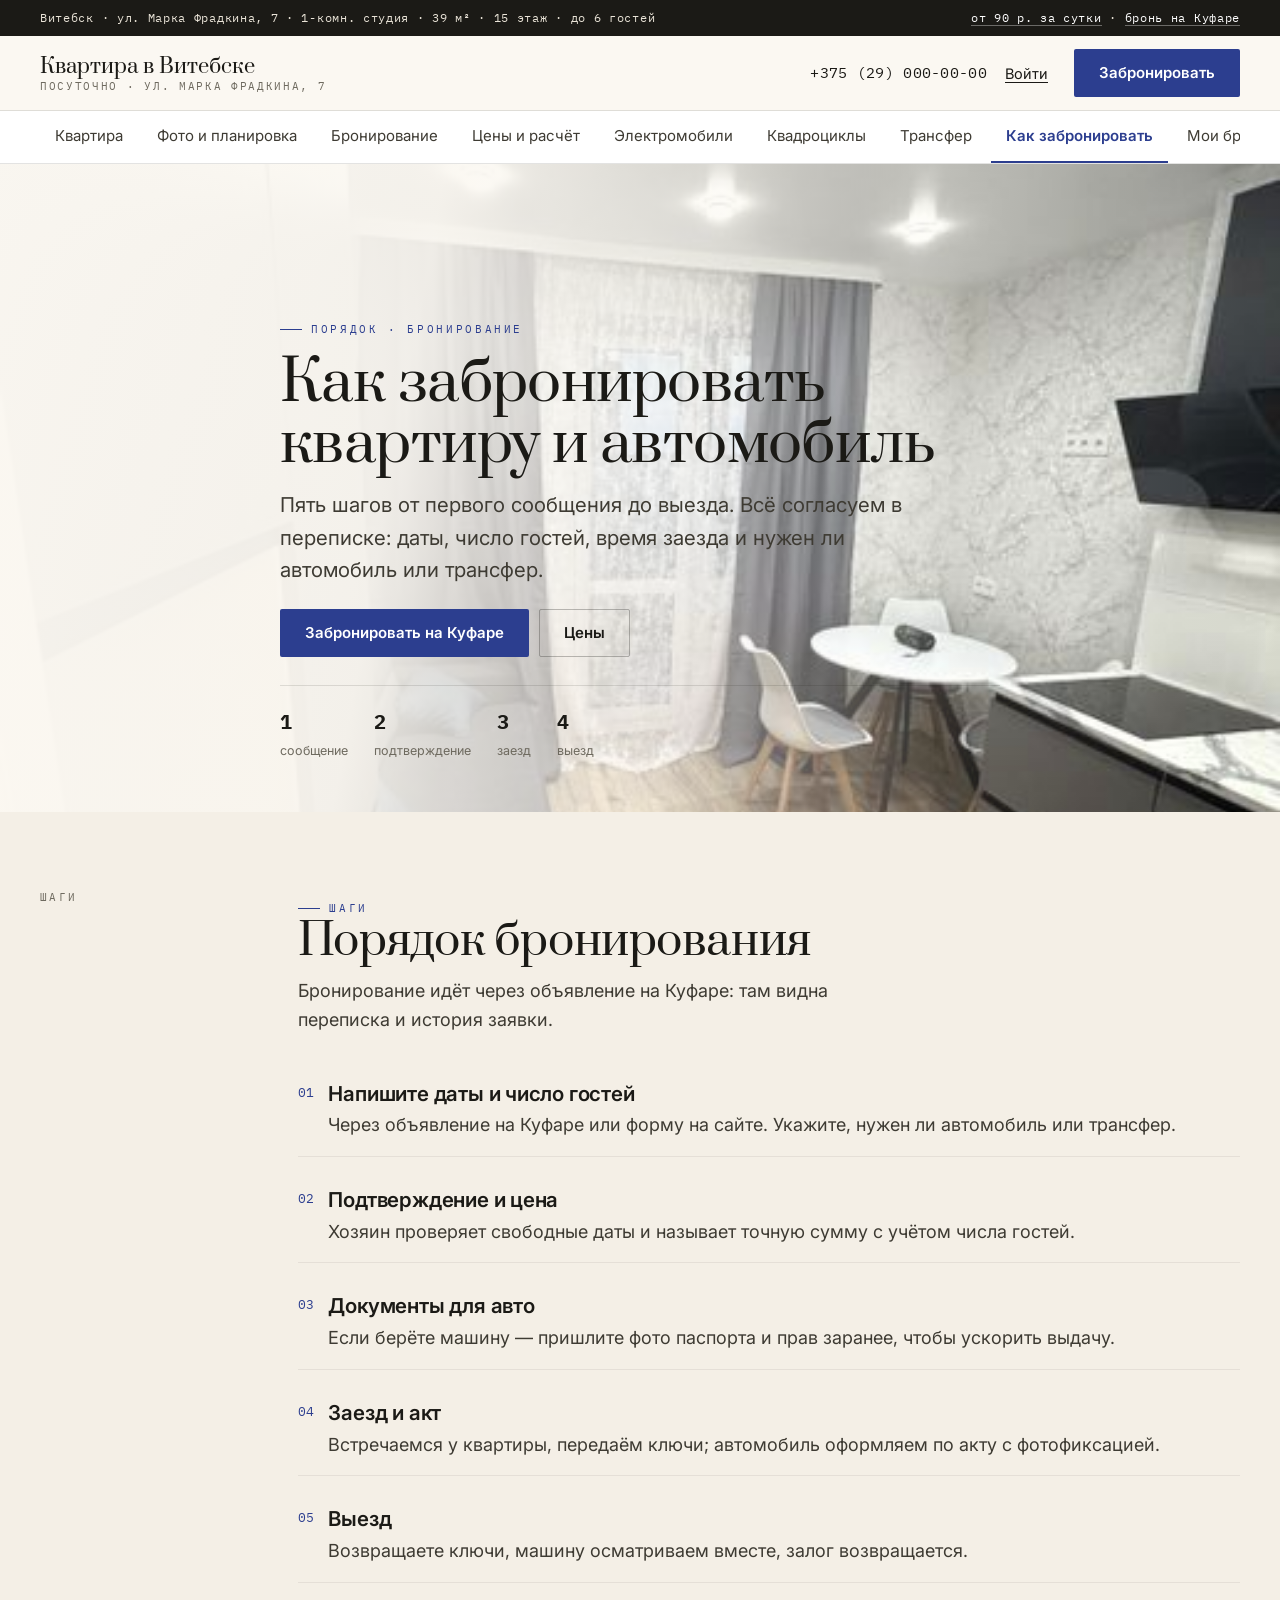
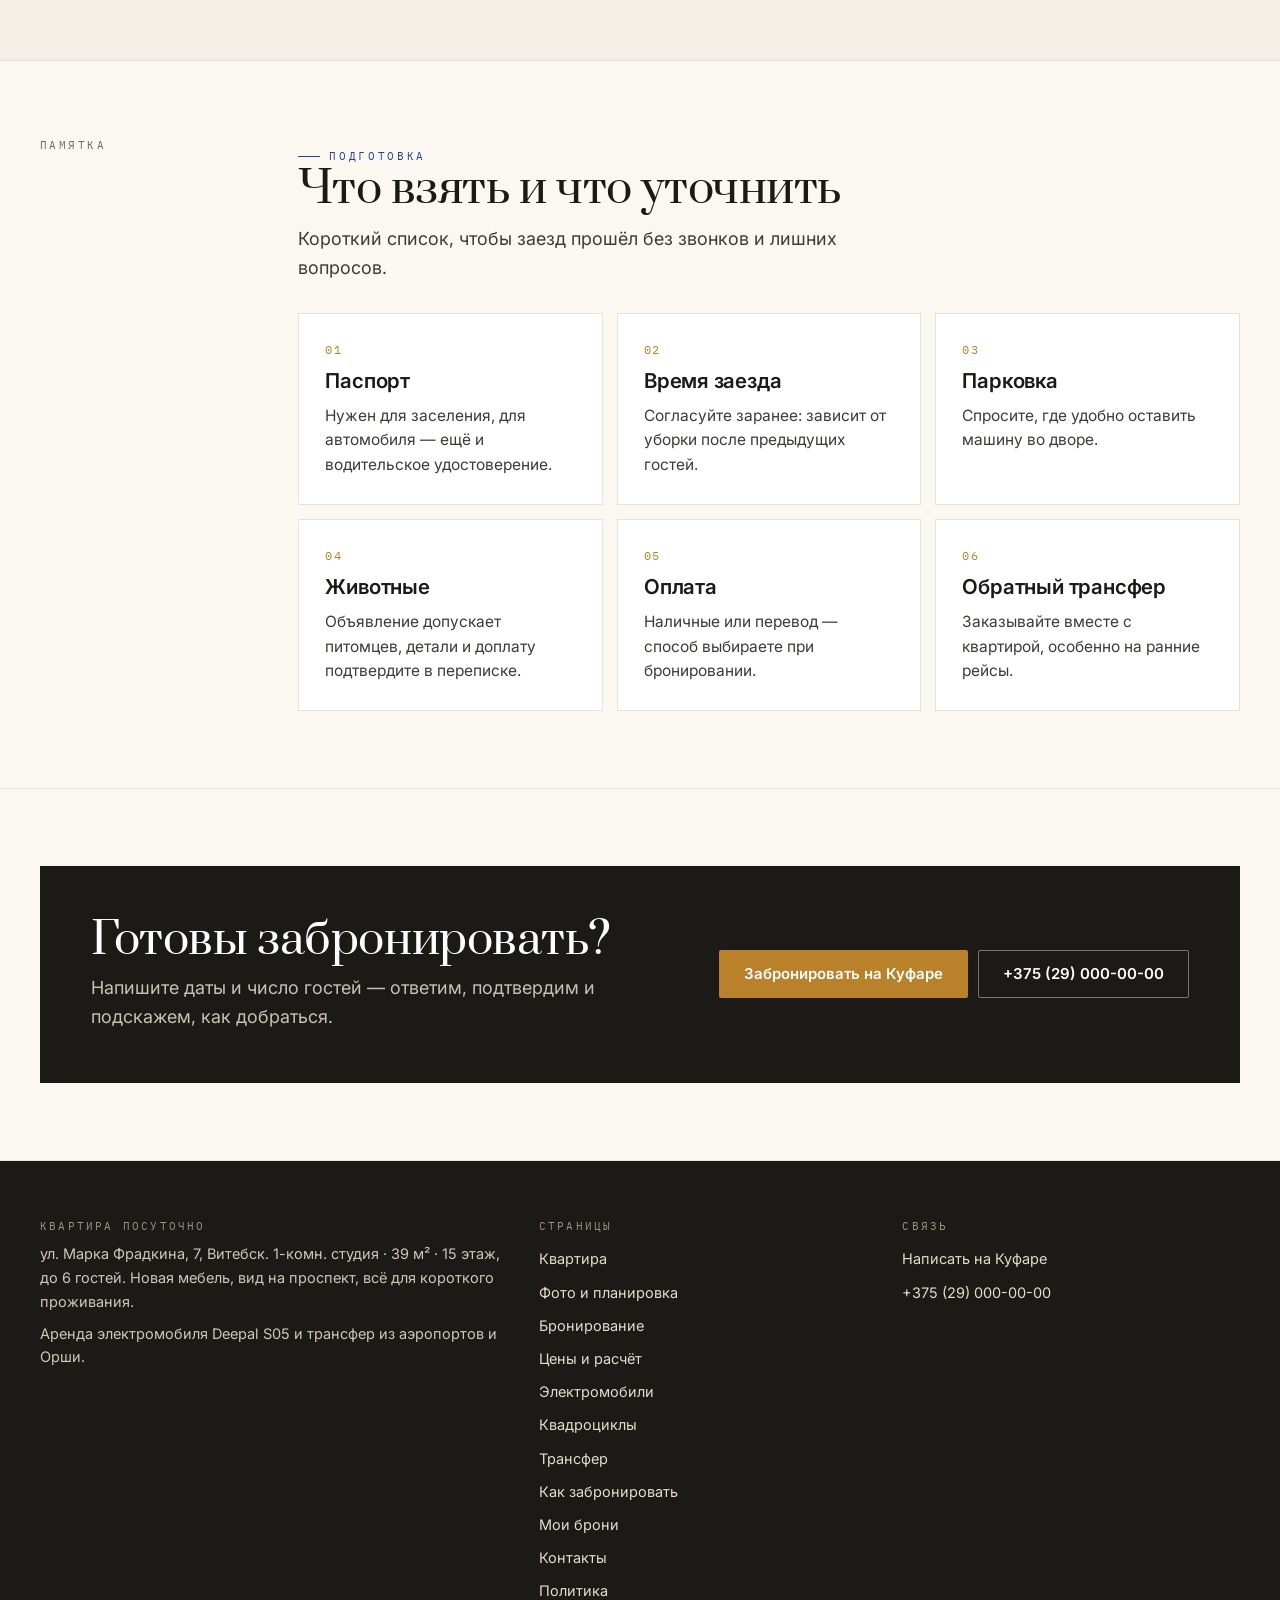
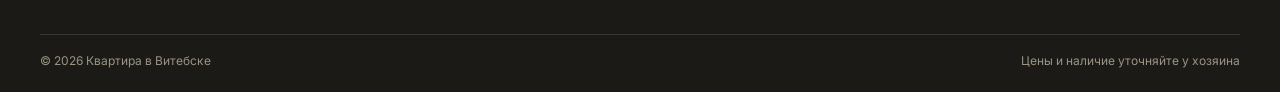
<file: poryadok.html>
<!doctype html>
<html lang="ru"><head>
<meta charset="utf-8">
<meta name="viewport" content="width=device-width,initial-scale=1">
<title>Как забронировать квартиру и автомобиль в Витебске</title>
<meta name="description" content="Порядок бронирования квартиры посуточно и аренды электромобиля: заявка, подтверждение дат, документы, заезд, оплата и выезд.">
<link rel="icon" href="assets/img/favicon.svg" type="image/svg+xml">
<link rel="preconnect" href="https://fonts.googleapis.com"><link rel="preconnect" href="https://fonts.gstatic.com" crossorigin>
<link href="https://fonts.googleapis.com/css2?family=Prata&family=Inter:wght@400;500;600;700&family=IBM+Plex+Mono:wght@400;500&display=swap" rel="stylesheet">
<style>
:root{--paper:#FBF8F2;--ink:#1B1A16;--blue:#2C3E8F;--muted:#6E6A5F;--line:rgba(27,26,22,.12)}
*{box-sizing:border-box}
html{overflow-x:clip;font-size:18px}
body{margin:0;background:var(--paper);color:var(--ink);font-family:Inter,system-ui,sans-serif;line-height:1.6;overflow-x:clip}
img{display:block;max-width:100%}
h1,h2{font-family:Prata,Georgia,serif;font-weight:400;line-height:1.1;margin:0}
.wrap{width:min(1200px,100% - 40px);margin:0 auto}
.hdr{position:sticky;top:0;background:rgba(251,248,242,.95)}
.btn{display:inline-flex;align-items:center;gap:8px;min-height:48px;padding:0 22px;background:var(--blue);color:#fff;text-decoration:none;font-weight:600;font-size:15px}
a{color:inherit}
[hidden]{display:none!important}
</style>
<link rel="stylesheet" href="assets/css/site.v1.css">
</head><body>
<div class="topbar"><div class="wrap topbar__in">
<span>Витебск · ул. Марка Фрадкина, 7 · 1-комн. студия · 39 м² · 15 этаж · до 6 гостей</span>
<span><a href="ceny.html">от 90 р. за сутки</a> · <a href="https://www.kufar.by/item/1076684302" target="_blank" rel="noopener">бронь на Куфаре</a></span>
</div></div>
<header class="hdr"><div class="wrap hdr__in">
<a class="logo" href="index.html"><b>Квартира в Витебске</b><span>посуточно · ул. Марка Фрадкина, 7</span></a>
<span class="hdr__sp"></span>
<a class="hdr__tel" href="tel:+375290000000">+375 (29) 000-00-00</a>
<a class="hdr__acc" id="accLink" href="vhod.html">Войти</a>
<a class="btn btn--blue" href="bronirovanie.html" style="margin-left:8px">Забронировать</a>
<button class="burger" id="burger" aria-label="Меню" aria-expanded="false"><span></span><span></span><span></span></button>
</div></header>
<nav class="strip" aria-label="Страницы"><div class="wrap strip__in"><a href="index.html">Квартира</a><a href="kvartira.html">Фото и планировка</a><a href="bronirovanie.html">Бронирование</a><a href="ceny.html">Цены и расчёт</a><a href="elektromobil.html">Электромобили</a><a href="kvadrocikly.html">Квадроциклы</a><a href="transfer.html">Трансфер</a><a href="poryadok.html" aria-current="page">Как забронировать</a><a href="kabinet.html">Мои брони</a><a href="kontakty.html">Контакты</a><a href="politika.html">Политика</a></div></nav>
<main>
<section class="hero"><div class="hero__bg"><img src="assets/img/studio.jpg" alt="Общий вид студии посуточно в Витебске"></div><div class="wrap hero__in"><span class="kick">Порядок · бронирование</span><h1>Как забронировать квартиру и автомобиль</h1><p class="hero__lead">Пять шагов от первого сообщения до выезда. Всё согласуем в переписке: даты, число гостей, время заезда и нужен ли автомобиль или трансфер.</p><div class="hero__cta"><a class="btn btn--blue" href="https://www.kufar.by/item/1076684302" target="_blank" rel="noopener">Забронировать на Куфаре</a><a class="btn btn--ghost" href="ceny.html">Цены</a></div><div class="hero__figs"><div><b>1</b><span>сообщение</span></div><div><b>2</b><span>подтверждение</span></div><div><b>3</b><span>заезд</span></div><div><b>4</b><span>выезд</span></div></div></div></section><section class="band band--alt"><div class="wrap"><div class="sect"><div class="sect__side"><span class="mono">Шаги</span></div><div><div class="sect__head"><div><span class="kick">Шаги</span><h2>Порядок бронирования</h2></div><p>Бронирование идёт через объявление на Куфаре: там видна переписка и история заявки.</p></div><div class="steps"><div class="step"><span class="step__n">01</span><div><h3>Напишите даты и число гостей</h3><p style="color:var(--ink2);margin-top:4px">Через объявление на Куфаре или форму на сайте. Укажите, нужен ли автомобиль или трансфер.</p></div></div><div class="step"><span class="step__n">02</span><div><h3>Подтверждение и цена</h3><p style="color:var(--ink2);margin-top:4px">Хозяин проверяет свободные даты и называет точную сумму с учётом числа гостей.</p></div></div><div class="step"><span class="step__n">03</span><div><h3>Документы для авто</h3><p style="color:var(--ink2);margin-top:4px">Если берёте машину — пришлите фото паспорта и прав заранее, чтобы ускорить выдачу.</p></div></div><div class="step"><span class="step__n">04</span><div><h3>Заезд и акт</h3><p style="color:var(--ink2);margin-top:4px">Встречаемся у квартиры, передаём ключи; автомобиль оформляем по акту с фотофиксацией.</p></div></div><div class="step"><span class="step__n">05</span><div><h3>Выезд</h3><p style="color:var(--ink2);margin-top:4px">Возвращаете ключи, машину осматриваем вместе, залог возвращается.</p></div></div></div></div></div></div></section><section class="band "><div class="wrap"><div class="sect"><div class="sect__side"><span class="mono">Памятка</span></div><div><div class="sect__head"><div><span class="kick">Подготовка</span><h2>Что взять и что уточнить</h2></div><p>Короткий список, чтобы заезд прошёл без звонков и лишних вопросов.</p></div><div class="cards"><div class="card"><span class="card__n">01</span><h3>Паспорт</h3><p>Нужен для заселения, для автомобиля — ещё и водительское удостоверение.</p></div><div class="card"><span class="card__n">02</span><h3>Время заезда</h3><p>Согласуйте заранее: зависит от уборки после предыдущих гостей.</p></div><div class="card"><span class="card__n">03</span><h3>Парковка</h3><p>Спросите, где удобно оставить машину во дворе.</p></div><div class="card"><span class="card__n">04</span><h3>Животные</h3><p>Объявление допускает питомцев, детали и доплату подтвердите в переписке.</p></div><div class="card"><span class="card__n">05</span><h3>Оплата</h3><p>Наличные или перевод — способ выбираете при бронировании.</p></div><div class="card"><span class="card__n">06</span><h3>Обратный трансфер</h3><p>Заказывайте вместе с квартирой, особенно на ранние рейсы.</p></div></div></div></div></div></section><section class="band"><div class="wrap"><div class="cta"><div><h2>Готовы забронировать?</h2><p style="margin-top:10px;color:rgba(242,236,223,.8)">Напишите даты и число гостей — ответим, подтвердим и подскажем, как добраться.</p></div><div class="cta__act"><a class="btn btn--ochre" href="https://www.kufar.by/item/1076684302" target="_blank" rel="noopener">Забронировать на Куфаре</a><a class="btn btn--ghost" style="border-color:rgba(255,255,255,.4);color:#fff" href="tel:+375290000000">+375 (29) 000-00-00</a></div></div></div></section></main>
<footer class="foot"><div class="wrap">
<div class="foot__grid">
<div><h4>Квартира посуточно</h4><p style="font-size:14.5px;line-height:1.65">ул. Марка Фрадкина, 7, Витебск. 1-комн. студия · 39 м² · 15 этаж, до 6 гостей. Новая мебель, вид на проспект, всё для короткого проживания.</p>
<p style="font-size:14.5px;margin-top:8px">Аренда электромобиля Deepal S05 и трансфер из аэропортов и Орши.</p></div>
<div><h4>Страницы</h4><a href="index.html">Квартира</a><a href="kvartira.html">Фото и планировка</a><a href="bronirovanie.html">Бронирование</a><a href="ceny.html">Цены и расчёт</a><a href="elektromobil.html">Электромобили</a><a href="kvadrocikly.html">Квадроциклы</a><a href="transfer.html">Трансфер</a><a href="poryadok.html">Как забронировать</a><a href="kabinet.html">Мои брони</a><a href="kontakty.html">Контакты</a><a href="politika.html">Политика</a></div>
<div><h4>Связь</h4><a href="https://www.kufar.by/item/1076684302" target="_blank" rel="noopener">Написать на Куфаре</a><a href="tel:+375290000000">+375 (29) 000-00-00</a></div>
</div>
<div class="foot__bot"><span>© 2026 Квартира в Витебске</span><span>Цены и наличие уточняйте у хозяина</span></div>
</div></footer>
<div class="fbar">
<a href="tel:+375290000000"><svg viewBox="0 0 24 24"><path d="M5 4h4l2 5-2.5 1.5a12 12 0 0 0 5 5L15 13l5 2v4a2 2 0 0 1-2 2A16 16 0 0 1 3 6a2 2 0 0 1 2-2z"/></svg>Позвонить</a>
<a href="https://wa.me/375290000000"><svg viewBox="0 0 24 24"><path d="M12 3a9 9 0 0 0-7.8 13.5L3 21l4.6-1.2A9 9 0 1 0 12 3z"/></svg>WhatsApp</a>
<a href="viber://chat?number=%2B375290000000"><svg viewBox="0 0 24 24"><path d="M12 3c5 0 9 3.4 9 7.6 0 4.2-4 7.6-9 7.6-1 0-2-.1-2.9-.4L5 20l.8-3.2C4.1 15.3 3 13.1 3 10.6 3 6.4 7 3 12 3z"/></svg>Viber</a>
<a href="https://www.kufar.by/item/1076684302" target="_blank" rel="noopener"><svg viewBox="0 0 24 24"><path d="M4 7h16v13H4z"/><path d="M8 7V5a4 4 0 0 1 8 0v2"/></svg>Куфар</a>
</div>
<div class="drawer" id="drawer" data-open="false" aria-hidden="true"><div class="drawer__inner">
<div class="drawer__top"><span class="mono">Меню</span><button class="drawer__close" id="drawerClose" aria-label="Закрыть"></button></div>
<a href="index.html">Квартира</a><a href="kvartira.html">Фото и планировка</a><a href="bronirovanie.html">Бронирование</a><a href="ceny.html">Цены и расчёт</a><a href="elektromobil.html">Электромобили</a><a href="kvadrocikly.html">Квадроциклы</a><a href="transfer.html">Трансфер</a><a href="poryadok.html">Как забронировать</a><a href="kabinet.html">Мои брони</a><a href="kontakty.html">Контакты</a><a href="politika.html">Политика</a>
<a href="politika.html">Политика</a>
<a href="vhod.html">Вход и регистрация</a>
<a class="btn btn--blue" href="bronirovanie.html" style="margin-top:14px">Забронировать даты</a>
</div></div>
<script src="assets/js/notify.v1.js" defer></script>
<script src="assets/js/booking.v1.js" defer></script>
<script src="assets/js/main.v1.js" defer></script>
</body></html>
</file>
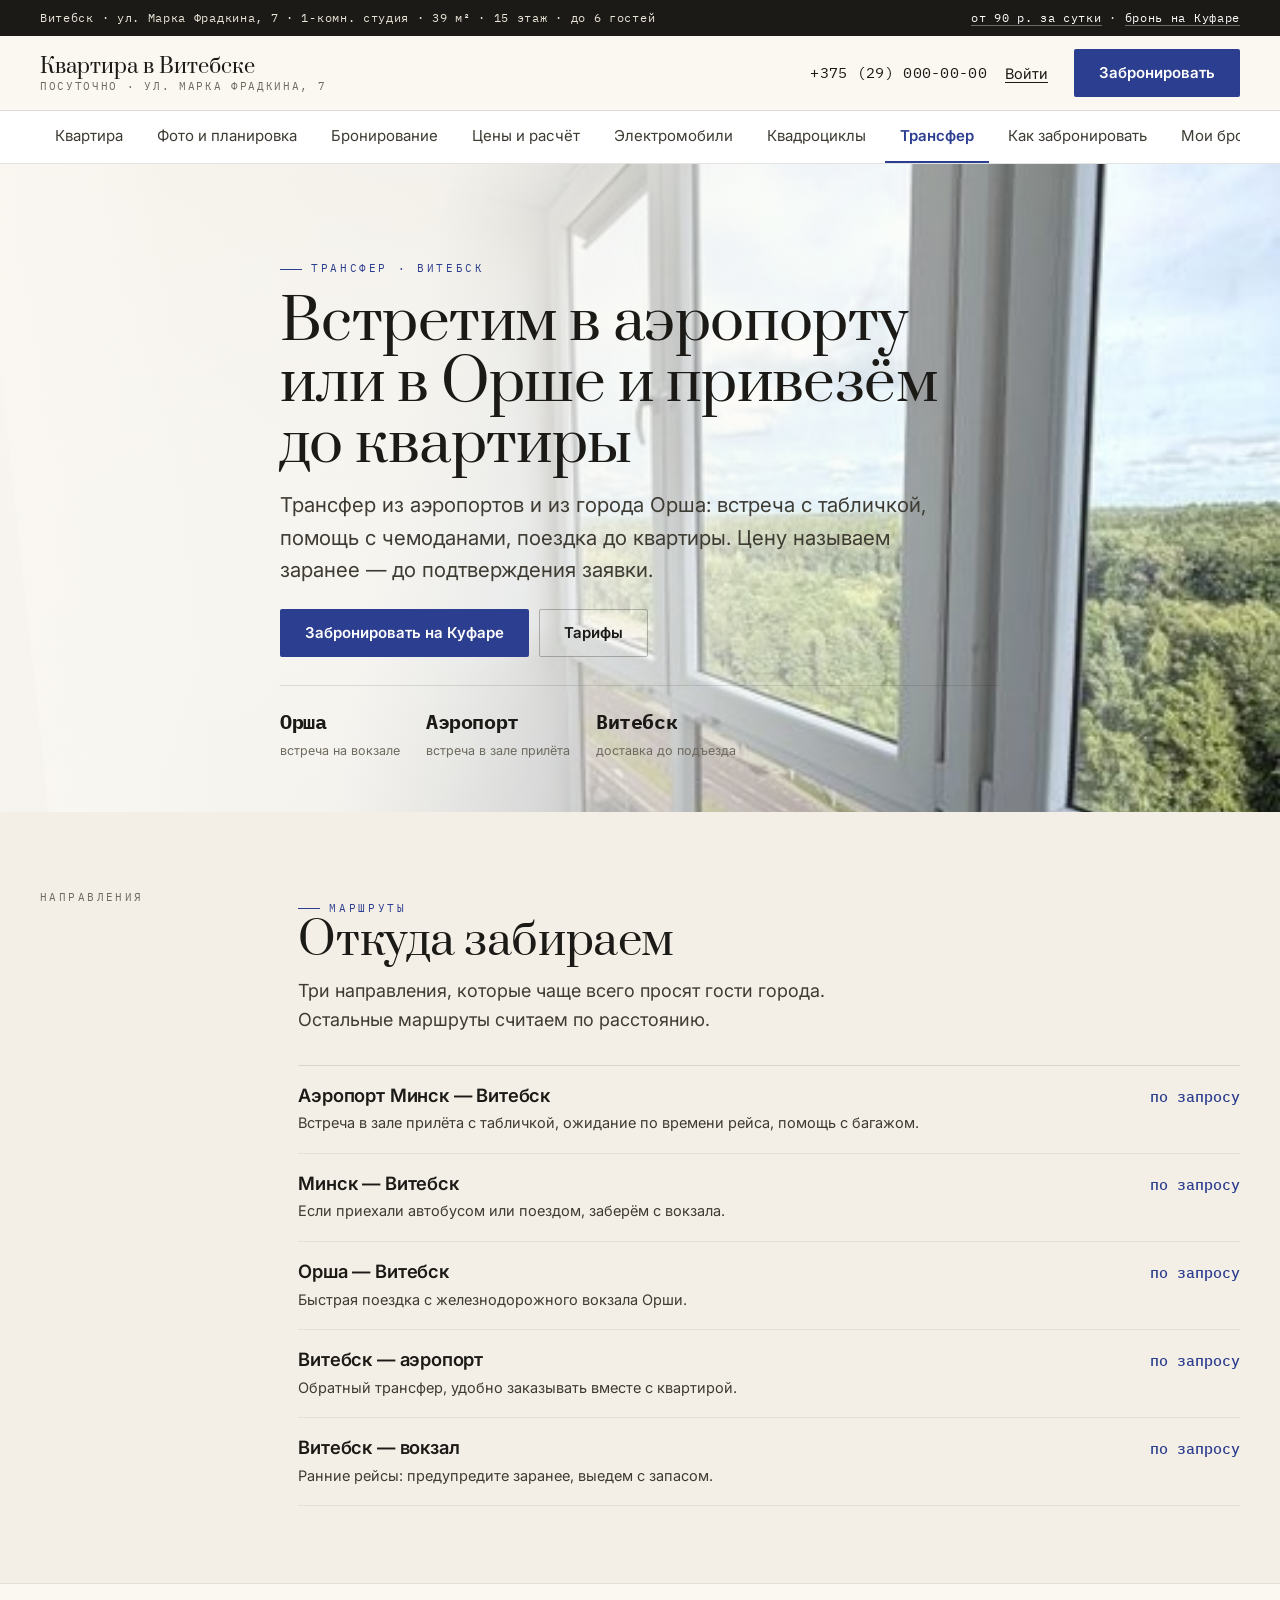
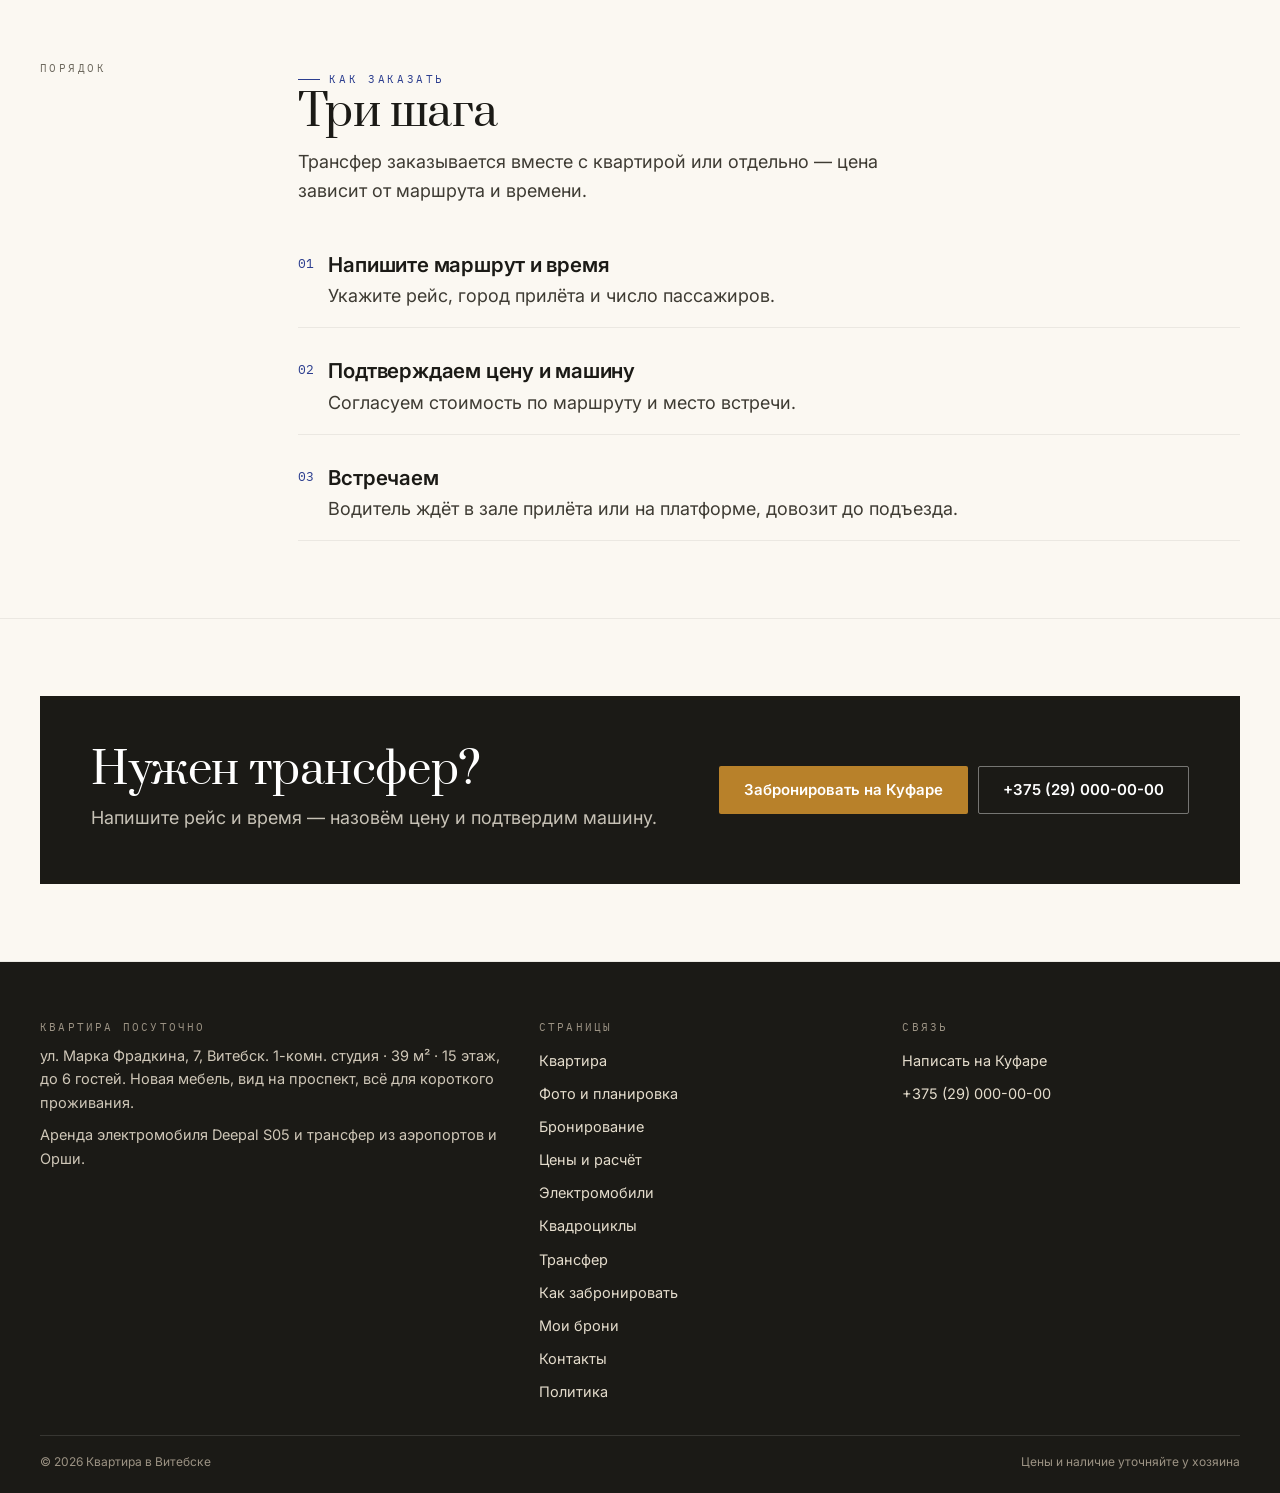
<file: transfer.html>
<!doctype html>
<html lang="ru"><head>
<meta charset="utf-8">
<meta name="viewport" content="width=device-width,initial-scale=1">
<title>Трансфер из аэропортов и Орши в Витебск</title>
<meta name="description" content="Трансфер из аэропортов и из Орши в Витебск: встреча с табличкой, помощь с вещами, доставка до квартиры на Марка Фрадкина, 7. Цена по маршруту.">
<link rel="icon" href="assets/img/favicon.svg" type="image/svg+xml">
<link rel="preconnect" href="https://fonts.googleapis.com"><link rel="preconnect" href="https://fonts.gstatic.com" crossorigin>
<link href="https://fonts.googleapis.com/css2?family=Prata&family=Inter:wght@400;500;600;700&family=IBM+Plex+Mono:wght@400;500&display=swap" rel="stylesheet">
<style>
:root{--paper:#FBF8F2;--ink:#1B1A16;--blue:#2C3E8F;--muted:#6E6A5F;--line:rgba(27,26,22,.12)}
*{box-sizing:border-box}
html{overflow-x:clip;font-size:18px}
body{margin:0;background:var(--paper);color:var(--ink);font-family:Inter,system-ui,sans-serif;line-height:1.6;overflow-x:clip}
img{display:block;max-width:100%}
h1,h2{font-family:Prata,Georgia,serif;font-weight:400;line-height:1.1;margin:0}
.wrap{width:min(1200px,100% - 40px);margin:0 auto}
.hdr{position:sticky;top:0;background:rgba(251,248,242,.95)}
.btn{display:inline-flex;align-items:center;gap:8px;min-height:48px;padding:0 22px;background:var(--blue);color:#fff;text-decoration:none;font-weight:600;font-size:15px}
a{color:inherit}
[hidden]{display:none!important}
</style>
<link rel="stylesheet" href="assets/css/site.v1.css">
</head><body>
<div class="topbar"><div class="wrap topbar__in">
<span>Витебск · ул. Марка Фрадкина, 7 · 1-комн. студия · 39 м² · 15 этаж · до 6 гостей</span>
<span><a href="ceny.html">от 90 р. за сутки</a> · <a href="https://www.kufar.by/item/1076684302" target="_blank" rel="noopener">бронь на Куфаре</a></span>
</div></div>
<header class="hdr"><div class="wrap hdr__in">
<a class="logo" href="index.html"><b>Квартира в Витебске</b><span>посуточно · ул. Марка Фрадкина, 7</span></a>
<span class="hdr__sp"></span>
<a class="hdr__tel" href="tel:+375290000000">+375 (29) 000-00-00</a>
<a class="hdr__acc" id="accLink" href="vhod.html">Войти</a>
<a class="btn btn--blue" href="bronirovanie.html" style="margin-left:8px">Забронировать</a>
<button class="burger" id="burger" aria-label="Меню" aria-expanded="false"><span></span><span></span><span></span></button>
</div></header>
<nav class="strip" aria-label="Страницы"><div class="wrap strip__in"><a href="index.html">Квартира</a><a href="kvartira.html">Фото и планировка</a><a href="bronirovanie.html">Бронирование</a><a href="ceny.html">Цены и расчёт</a><a href="elektromobil.html">Электромобили</a><a href="kvadrocikly.html">Квадроциклы</a><a href="transfer.html" aria-current="page">Трансфер</a><a href="poryadok.html">Как забронировать</a><a href="kabinet.html">Мои брони</a><a href="kontakty.html">Контакты</a><a href="politika.html">Политика</a></div></nav>
<main>
<section class="hero"><div class="hero__bg"><img src="assets/img/balcony.jpg" alt="Балкон квартиры с видом на город"></div><div class="wrap hero__in"><span class="kick">Трансфер · Витебск</span><h1>Встретим в аэропорту или в Орше и привезём до квартиры</h1><p class="hero__lead">Трансфер из аэропортов и из города Орша: встреча с табличкой, помощь с чемоданами, поездка до квартиры. Цену называем заранее — до подтверждения заявки.</p><div class="hero__cta"><a class="btn btn--blue" href="https://www.kufar.by/item/1076684302" target="_blank" rel="noopener">Забронировать на Куфаре</a><a class="btn btn--ghost" href="ceny.html">Тарифы</a></div><div class="hero__figs"><div><b>Орша</b><span>встреча на вокзале</span></div><div><b>Аэропорт</b><span>встреча в зале прилёта</span></div><div><b>Витебск</b><span>доставка до подъезда</span></div></div></div></section><section class="band band--alt"><div class="wrap"><div class="sect"><div class="sect__side"><span class="mono">Направления</span></div><div><div class="sect__head"><div><span class="kick">Маршруты</span><h2>Откуда забираем</h2></div><p>Три направления, которые чаще всего просят гости города. Остальные маршруты считаем по расстоянию.</p></div><div class="rows"><div class="row"><div><h3>Аэропорт Минск — Витебск</h3><p>Встреча в зале прилёта с табличкой, ожидание по времени рейса, помощь с багажом.</p></div><span class="row__p">по запросу</span></div><div class="row"><div><h3>Минск — Витебск</h3><p>Если приехали автобусом или поездом, заберём с вокзала.</p></div><span class="row__p">по запросу</span></div><div class="row"><div><h3>Орша — Витебск</h3><p>Быстрая поездка с железнодорожного вокзала Орши.</p></div><span class="row__p">по запросу</span></div><div class="row"><div><h3>Витебск — аэропорт</h3><p>Обратный трансфер, удобно заказывать вместе с квартирой.</p></div><span class="row__p">по запросу</span></div><div class="row"><div><h3>Витебск — вокзал</h3><p>Ранние рейсы: предупредите заранее, выедем с запасом.</p></div><span class="row__p">по запросу</span></div></div></div></div></div></section><section class="band "><div class="wrap"><div class="sect"><div class="sect__side"><span class="mono">Порядок</span></div><div><div class="sect__head"><div><span class="kick">Как заказать</span><h2>Три шага</h2></div><p>Трансфер заказывается вместе с квартирой или отдельно — цена зависит от маршрута и времени.</p></div><div class="steps"><div class="step"><span class="step__n">01</span><div><h3>Напишите маршрут и время</h3><p style="color:var(--ink2);margin-top:4px">Укажите рейс, город прилёта и число пассажиров.</p></div></div><div class="step"><span class="step__n">02</span><div><h3>Подтверждаем цену и машину</h3><p style="color:var(--ink2);margin-top:4px">Согласуем стоимость по маршруту и место встречи.</p></div></div><div class="step"><span class="step__n">03</span><div><h3>Встречаем</h3><p style="color:var(--ink2);margin-top:4px">Водитель ждёт в зале прилёта или на платформе, довозит до подъезда.</p></div></div></div></div></div></div></section><section class="band"><div class="wrap"><div class="cta"><div><h2>Нужен трансфер?</h2><p style="margin-top:10px;color:rgba(242,236,223,.8)">Напишите рейс и время — назовём цену и подтвердим машину.</p></div><div class="cta__act"><a class="btn btn--ochre" href="https://www.kufar.by/item/1076684302" target="_blank" rel="noopener">Забронировать на Куфаре</a><a class="btn btn--ghost" style="border-color:rgba(255,255,255,.4);color:#fff" href="tel:+375290000000">+375 (29) 000-00-00</a></div></div></div></section></main>
<footer class="foot"><div class="wrap">
<div class="foot__grid">
<div><h4>Квартира посуточно</h4><p style="font-size:14.5px;line-height:1.65">ул. Марка Фрадкина, 7, Витебск. 1-комн. студия · 39 м² · 15 этаж, до 6 гостей. Новая мебель, вид на проспект, всё для короткого проживания.</p>
<p style="font-size:14.5px;margin-top:8px">Аренда электромобиля Deepal S05 и трансфер из аэропортов и Орши.</p></div>
<div><h4>Страницы</h4><a href="index.html">Квартира</a><a href="kvartira.html">Фото и планировка</a><a href="bronirovanie.html">Бронирование</a><a href="ceny.html">Цены и расчёт</a><a href="elektromobil.html">Электромобили</a><a href="kvadrocikly.html">Квадроциклы</a><a href="transfer.html">Трансфер</a><a href="poryadok.html">Как забронировать</a><a href="kabinet.html">Мои брони</a><a href="kontakty.html">Контакты</a><a href="politika.html">Политика</a></div>
<div><h4>Связь</h4><a href="https://www.kufar.by/item/1076684302" target="_blank" rel="noopener">Написать на Куфаре</a><a href="tel:+375290000000">+375 (29) 000-00-00</a></div>
</div>
<div class="foot__bot"><span>© 2026 Квартира в Витебске</span><span>Цены и наличие уточняйте у хозяина</span></div>
</div></footer>
<div class="fbar">
<a href="tel:+375290000000"><svg viewBox="0 0 24 24"><path d="M5 4h4l2 5-2.5 1.5a12 12 0 0 0 5 5L15 13l5 2v4a2 2 0 0 1-2 2A16 16 0 0 1 3 6a2 2 0 0 1 2-2z"/></svg>Позвонить</a>
<a href="https://wa.me/375290000000"><svg viewBox="0 0 24 24"><path d="M12 3a9 9 0 0 0-7.8 13.5L3 21l4.6-1.2A9 9 0 1 0 12 3z"/></svg>WhatsApp</a>
<a href="viber://chat?number=%2B375290000000"><svg viewBox="0 0 24 24"><path d="M12 3c5 0 9 3.4 9 7.6 0 4.2-4 7.6-9 7.6-1 0-2-.1-2.9-.4L5 20l.8-3.2C4.1 15.3 3 13.1 3 10.6 3 6.4 7 3 12 3z"/></svg>Viber</a>
<a href="https://www.kufar.by/item/1076684302" target="_blank" rel="noopener"><svg viewBox="0 0 24 24"><path d="M4 7h16v13H4z"/><path d="M8 7V5a4 4 0 0 1 8 0v2"/></svg>Куфар</a>
</div>
<div class="drawer" id="drawer" data-open="false" aria-hidden="true"><div class="drawer__inner">
<div class="drawer__top"><span class="mono">Меню</span><button class="drawer__close" id="drawerClose" aria-label="Закрыть"></button></div>
<a href="index.html">Квартира</a><a href="kvartira.html">Фото и планировка</a><a href="bronirovanie.html">Бронирование</a><a href="ceny.html">Цены и расчёт</a><a href="elektromobil.html">Электромобили</a><a href="kvadrocikly.html">Квадроциклы</a><a href="transfer.html">Трансфер</a><a href="poryadok.html">Как забронировать</a><a href="kabinet.html">Мои брони</a><a href="kontakty.html">Контакты</a><a href="politika.html">Политика</a>
<a href="politika.html">Политика</a>
<a href="vhod.html">Вход и регистрация</a>
<a class="btn btn--blue" href="bronirovanie.html" style="margin-top:14px">Забронировать даты</a>
</div></div>
<script src="assets/js/notify.v1.js" defer></script>
<script src="assets/js/booking.v1.js" defer></script>
<script src="assets/js/main.v1.js" defer></script>
</body></html>
</file>
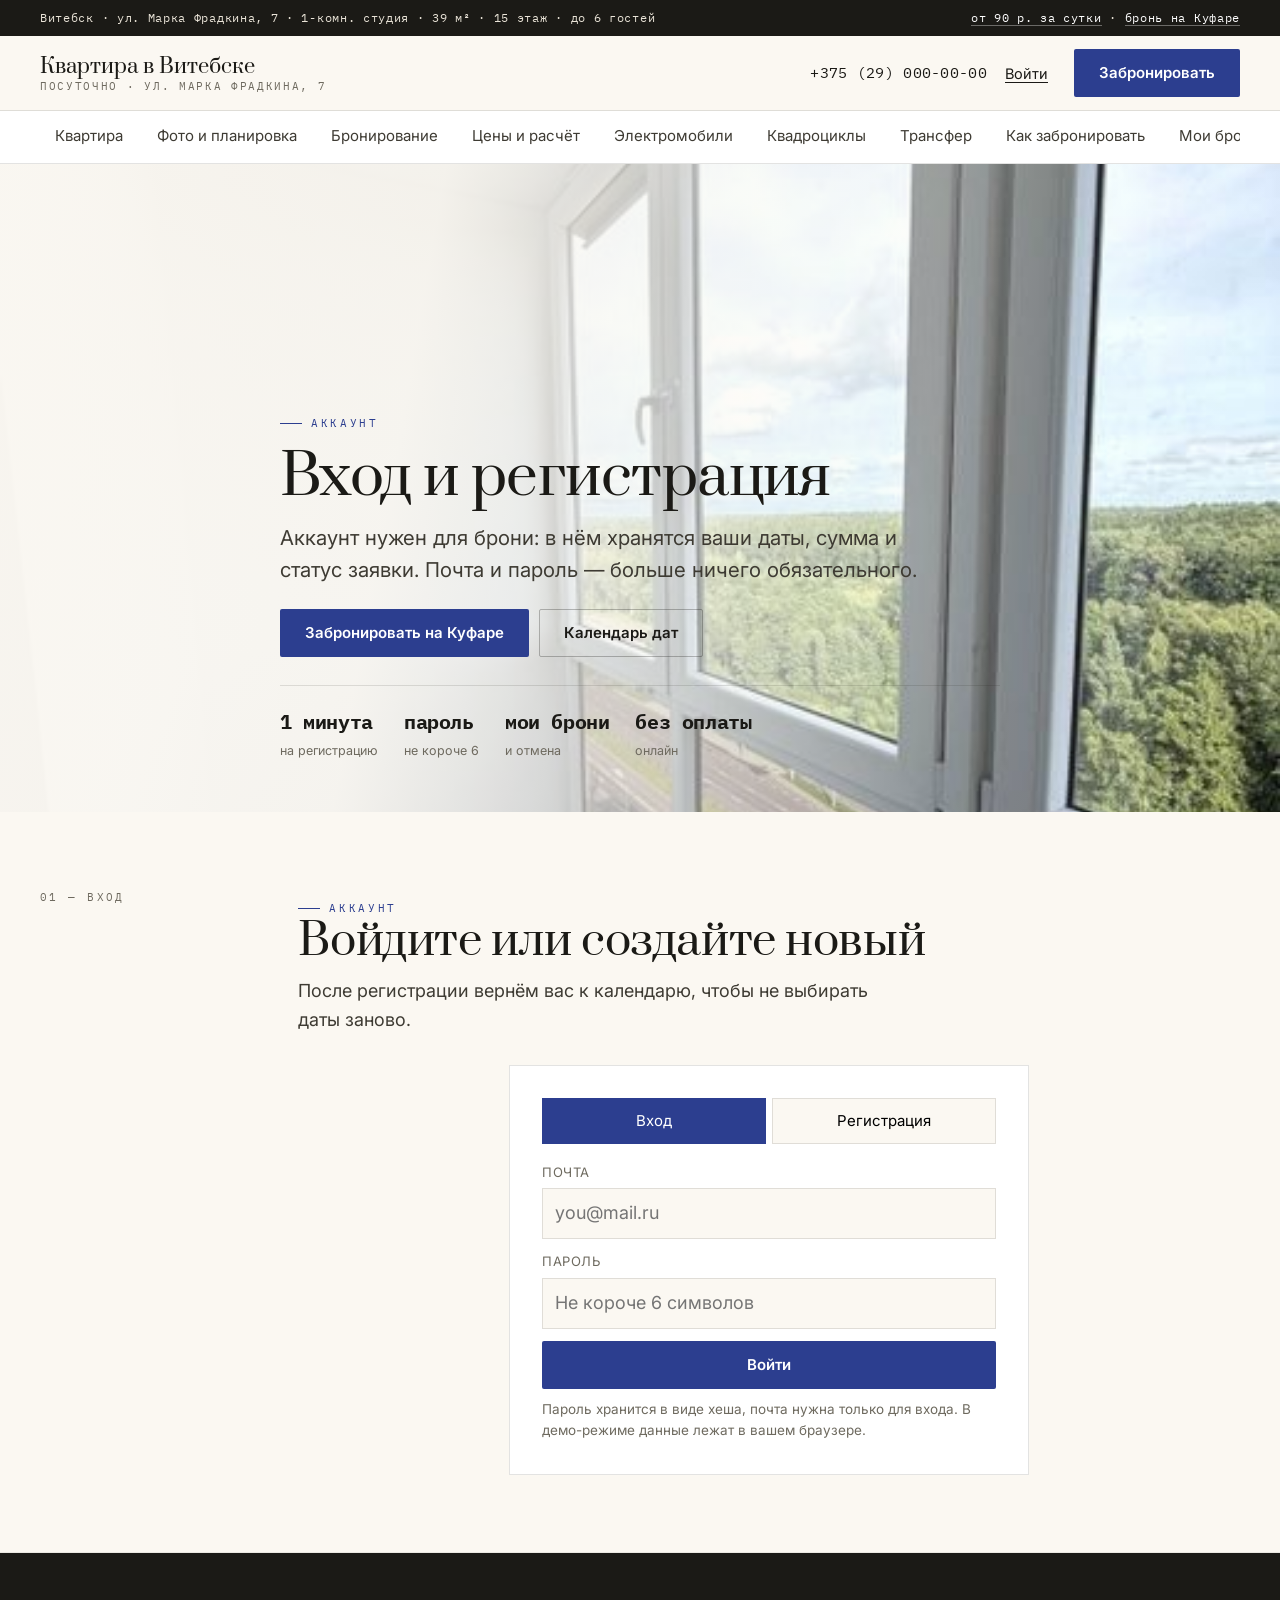
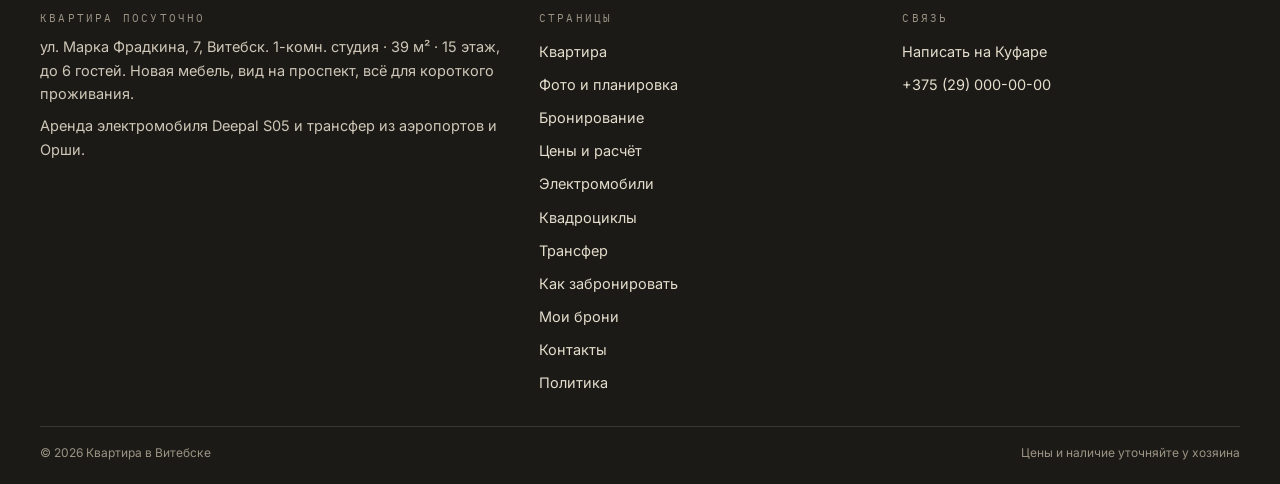
<file: vhod.html>
<!doctype html>
<html lang="ru"><head>
<meta charset="utf-8">
<meta name="viewport" content="width=device-width,initial-scale=1">
<title>Вход и регистрация — квартира посуточно в Витебске</title>
<meta name="description" content="Создайте аккаунт, чтобы бронировать квартиру на Марка Фрадкина, 7 в Витебске и видеть свои брони.">
<link rel="icon" href="assets/img/favicon.svg" type="image/svg+xml">
<link rel="preconnect" href="https://fonts.googleapis.com"><link rel="preconnect" href="https://fonts.gstatic.com" crossorigin>
<link href="https://fonts.googleapis.com/css2?family=Prata&family=Inter:wght@400;500;600;700&family=IBM+Plex+Mono:wght@400;500&display=swap" rel="stylesheet">
<style>
:root{--paper:#FBF8F2;--ink:#1B1A16;--blue:#2C3E8F;--muted:#6E6A5F;--line:rgba(27,26,22,.12)}
*{box-sizing:border-box}
html{overflow-x:clip;font-size:18px}
body{margin:0;background:var(--paper);color:var(--ink);font-family:Inter,system-ui,sans-serif;line-height:1.6;overflow-x:clip}
img{display:block;max-width:100%}
h1,h2{font-family:Prata,Georgia,serif;font-weight:400;line-height:1.1;margin:0}
.wrap{width:min(1200px,100% - 40px);margin:0 auto}
.hdr{position:sticky;top:0;background:rgba(251,248,242,.95)}
.btn{display:inline-flex;align-items:center;gap:8px;min-height:48px;padding:0 22px;background:var(--blue);color:#fff;text-decoration:none;font-weight:600;font-size:15px}
a{color:inherit}
[hidden]{display:none!important}
</style>
<link rel="stylesheet" href="assets/css/site.v1.css">
</head><body>
<div class="topbar"><div class="wrap topbar__in">
<span>Витебск · ул. Марка Фрадкина, 7 · 1-комн. студия · 39 м² · 15 этаж · до 6 гостей</span>
<span><a href="ceny.html">от 90 р. за сутки</a> · <a href="https://www.kufar.by/item/1076684302" target="_blank" rel="noopener">бронь на Куфаре</a></span>
</div></div>
<header class="hdr"><div class="wrap hdr__in">
<a class="logo" href="index.html"><b>Квартира в Витебске</b><span>посуточно · ул. Марка Фрадкина, 7</span></a>
<span class="hdr__sp"></span>
<a class="hdr__tel" href="tel:+375290000000">+375 (29) 000-00-00</a>
<a class="hdr__acc" id="accLink" href="vhod.html">Войти</a>
<a class="btn btn--blue" href="bronirovanie.html" style="margin-left:8px">Забронировать</a>
<button class="burger" id="burger" aria-label="Меню" aria-expanded="false"><span></span><span></span><span></span></button>
</div></header>
<nav class="strip" aria-label="Страницы"><div class="wrap strip__in"><a href="index.html">Квартира</a><a href="kvartira.html">Фото и планировка</a><a href="bronirovanie.html">Бронирование</a><a href="ceny.html">Цены и расчёт</a><a href="elektromobil.html">Электромобили</a><a href="kvadrocikly.html">Квадроциклы</a><a href="transfer.html">Трансфер</a><a href="poryadok.html">Как забронировать</a><a href="kabinet.html">Мои брони</a><a href="kontakty.html">Контакты</a><a href="politika.html">Политика</a></div></nav>
<main>
<section class="hero"><div class="hero__bg"><img src="assets/img/balcony.jpg" alt="Балкон квартиры с видом на город"></div><div class="wrap hero__in"><span class="kick">Аккаунт</span><h1>Вход и регистрация</h1><p class="hero__lead">Аккаунт нужен для брони: в нём хранятся ваши даты, сумма и статус заявки. Почта и пароль — больше ничего обязательного.</p><div class="hero__cta"><a class="btn btn--blue" href="https://www.kufar.by/item/1076684302" target="_blank" rel="noopener">Забронировать на Куфаре</a><a class="btn btn--ghost" href="bronirovanie.html">Календарь дат</a></div><div class="hero__figs"><div><b>1 минута</b><span>на регистрацию</span></div><div><b>пароль</b><span>не короче 6</span></div><div><b>мои брони</b><span>и отмена</span></div><div><b>без оплаты</b><span>онлайн</span></div></div></div></section><section class="band "><div class="wrap"><div class="sect"><div class="sect__side"><span class="mono">01 — вход</span></div><div><div class="sect__head"><div><span class="kick">Аккаунт</span><h2>Войдите или создайте новый</h2></div><p>После регистрации вернём вас к календарю, чтобы не выбирать даты заново.</p></div><div class="auth"><div class="tabs2" role="tablist"><button type="button" data-m="login" aria-selected="true" role="tab">Вход</button><button type="button" data-m="register" aria-selected="false" role="tab">Регистрация</button></div><form id="authForm" novalidate><div class="fld" id="regExtra" hidden><label for="aName">Имя</label><input id="aName" name="name" autocomplete="name" placeholder="Иван"></div><div class="fld"><label for="aEmail">Почта</label><input id="aEmail" name="email" type="email" autocomplete="email" required placeholder="you@mail.ru"></div><div class="fld" id="regPhone" hidden><label for="aPhone">Телефон</label><input id="aPhone" name="phone" type="tel" autocomplete="tel" placeholder="+375 (29) ___-__-__"></div><div class="fld"><label for="aPass">Пароль</label><input id="aPass" name="password" type="password" autocomplete="current-password" required placeholder="Не короче 6 символов"></div><div class="fld" id="regPass2" hidden><label for="aPass2">Повторите пароль</label><input id="aPass2" name="password2" type="password" autocomplete="new-password" placeholder="Ещё раз"></div><button class="btn btn--blue" type="submit" style="width:100%">Войти</button><div class="msg" id="authMsg"></div></form><p class="bk__hint">Пароль хранится в виде хеша, почта нужна только для входа. В демо-режиме данные лежат в вашем браузере.</p></div></div></div></div></section></main>
<footer class="foot"><div class="wrap">
<div class="foot__grid">
<div><h4>Квартира посуточно</h4><p style="font-size:14.5px;line-height:1.65">ул. Марка Фрадкина, 7, Витебск. 1-комн. студия · 39 м² · 15 этаж, до 6 гостей. Новая мебель, вид на проспект, всё для короткого проживания.</p>
<p style="font-size:14.5px;margin-top:8px">Аренда электромобиля Deepal S05 и трансфер из аэропортов и Орши.</p></div>
<div><h4>Страницы</h4><a href="index.html">Квартира</a><a href="kvartira.html">Фото и планировка</a><a href="bronirovanie.html">Бронирование</a><a href="ceny.html">Цены и расчёт</a><a href="elektromobil.html">Электромобили</a><a href="kvadrocikly.html">Квадроциклы</a><a href="transfer.html">Трансфер</a><a href="poryadok.html">Как забронировать</a><a href="kabinet.html">Мои брони</a><a href="kontakty.html">Контакты</a><a href="politika.html">Политика</a></div>
<div><h4>Связь</h4><a href="https://www.kufar.by/item/1076684302" target="_blank" rel="noopener">Написать на Куфаре</a><a href="tel:+375290000000">+375 (29) 000-00-00</a></div>
</div>
<div class="foot__bot"><span>© 2026 Квартира в Витебске</span><span>Цены и наличие уточняйте у хозяина</span></div>
</div></footer>
<div class="fbar">
<a href="tel:+375290000000"><svg viewBox="0 0 24 24"><path d="M5 4h4l2 5-2.5 1.5a12 12 0 0 0 5 5L15 13l5 2v4a2 2 0 0 1-2 2A16 16 0 0 1 3 6a2 2 0 0 1 2-2z"/></svg>Позвонить</a>
<a href="https://wa.me/375290000000"><svg viewBox="0 0 24 24"><path d="M12 3a9 9 0 0 0-7.8 13.5L3 21l4.6-1.2A9 9 0 1 0 12 3z"/></svg>WhatsApp</a>
<a href="viber://chat?number=%2B375290000000"><svg viewBox="0 0 24 24"><path d="M12 3c5 0 9 3.4 9 7.6 0 4.2-4 7.6-9 7.6-1 0-2-.1-2.9-.4L5 20l.8-3.2C4.1 15.3 3 13.1 3 10.6 3 6.4 7 3 12 3z"/></svg>Viber</a>
<a href="https://www.kufar.by/item/1076684302" target="_blank" rel="noopener"><svg viewBox="0 0 24 24"><path d="M4 7h16v13H4z"/><path d="M8 7V5a4 4 0 0 1 8 0v2"/></svg>Куфар</a>
</div>
<div class="drawer" id="drawer" data-open="false" aria-hidden="true"><div class="drawer__inner">
<div class="drawer__top"><span class="mono">Меню</span><button class="drawer__close" id="drawerClose" aria-label="Закрыть"></button></div>
<a href="index.html">Квартира</a><a href="kvartira.html">Фото и планировка</a><a href="bronirovanie.html">Бронирование</a><a href="ceny.html">Цены и расчёт</a><a href="elektromobil.html">Электромобили</a><a href="kvadrocikly.html">Квадроциклы</a><a href="transfer.html">Трансфер</a><a href="poryadok.html">Как забронировать</a><a href="kabinet.html">Мои брони</a><a href="kontakty.html">Контакты</a><a href="politika.html">Политика</a>
<a href="politika.html">Политика</a>
<a href="vhod.html">Вход и регистрация</a>
<a class="btn btn--blue" href="bronirovanie.html" style="margin-top:14px">Забронировать даты</a>
</div></div>
<script src="assets/js/notify.v1.js" defer></script>
<script src="assets/js/booking.v1.js" defer></script>
<script src="assets/js/main.v1.js" defer></script>
</body></html>
</file>
<file: assets/css/site.v1.css>
:root{
--paper:#FBF8F2;--paper2:#F4EFE6;--panel:#FFFFFF;
--ink:#1B1A16;--ink2:#3E3B33;--muted:#6E6A5F;
--line:rgba(27,26,22,.12);--line2:rgba(27,26,22,.07);
--blue:#2C3E8F;--blue-d:#1F2C68;--ochre:#B8812A;
--f-d:'Prata',Georgia,serif;--f-t:'Inter','Segoe UI',system-ui,sans-serif;--f-m:'IBM Plex Mono',ui-monospace,monospace;
--sh:0 18px 44px rgba(27,26,22,.09)}
*{box-sizing:border-box}
html{-webkit-text-size-adjust:100%;font-size:18px;overflow-x:clip}
body{margin:0;background:var(--paper);color:var(--ink);font-family:var(--f-t);font-size:18px;line-height:1.6;-webkit-font-smoothing:antialiased;overflow-x:clip}
img{display:block;max-width:100%;height:auto}
a{color:inherit;text-decoration:none}
h1,h2,h3,h4{font-family:var(--f-d);font-weight:400;line-height:1.08;margin:0;letter-spacing:-.01em}
h1{font-size:clamp(2.1rem,4.4vw,3.6rem)}
h2{font-size:clamp(1.7rem,3.4vw,2.6rem)}
h3{font-size:1.14rem;font-family:var(--f-t);font-weight:600;line-height:1.3}
p{margin:0}
ul{margin:0;padding:0;list-style:none}
.wrap{width:min(1200px,100% - 40px);margin:0 auto}
.mono{font-family:var(--f-m);font-size:11px;letter-spacing:.22em;text-transform:uppercase;color:var(--muted)}
.kick{display:inline-flex;align-items:center;gap:9px;font-family:var(--f-m);font-size:11px;letter-spacing:.24em;text-transform:uppercase;color:var(--blue)}
.kick::before{content:"";width:22px;height:1px;background:currentColor}
.topbar{background:var(--ink);color:#EAE4D8;font-size:13px}
.topbar__in{display:flex;justify-content:space-between;gap:14px;flex-wrap:wrap;padding:9px 0;font-family:var(--f-m);font-size:11.5px;letter-spacing:.06em}
.topbar a{color:#fff;border-bottom:1px solid rgba(255,255,255,.35)}
.hdr{position:sticky;top:0;z-index:60;background:rgba(251,248,242,.94);backdrop-filter:blur(12px);border-bottom:1px solid var(--line)}
.hdr__in{display:flex;align-items:center;gap:18px;padding:13px 0}
.logo{display:flex;flex-direction:column;gap:2px;line-height:1.15}
.logo b{font-family:var(--f-d);font-size:20px;font-weight:400}
.logo span{font-family:var(--f-m);font-size:10.5px;letter-spacing:.16em;text-transform:uppercase;color:var(--muted)}
.hdr__sp{flex:1}
.hdr__tel{font-family:var(--f-m);font-size:15px;letter-spacing:.02em}
.strip{border-bottom:1px solid var(--line);background:#fff}
.strip__in{display:flex;gap:4px;overflow-x:auto;scrollbar-width:none}
.strip__in::-webkit-scrollbar{display:none}
.strip a{white-space:nowrap;padding:13px 15px;font-size:15px;color:var(--ink2);border-bottom:2px solid transparent;min-height:44px;display:flex;align-items:center}
.strip a:hover{background:var(--paper2);color:var(--ink)}
.strip a[aria-current]{color:var(--blue);border-bottom-color:var(--blue);font-weight:600}
.btn{display:inline-flex;align-items:center;justify-content:center;gap:9px;min-height:48px;padding:0 24px;border-radius:2px;font-family:var(--f-t);font-size:15px;font-weight:600;border:1px solid transparent;cursor:pointer;transition:background .2s,color .2s,border-color .2s}
.btn svg{width:17px;height:17px;stroke:currentColor;fill:none;stroke-width:1.8}
.btn--blue{background:var(--blue);color:#fff}
.btn--blue:hover{background:var(--blue-d)}
.btn--ghost{background:transparent;border-color:rgba(27,26,22,.28);color:var(--ink)}
.btn--ghost:hover{background:var(--ink);color:#fff;border-color:var(--ink)}
.btn--ochre{background:var(--ochre);color:#fff}
.burger{display:none;width:46px;height:46px;border:1px solid var(--line);background:#fff;border-radius:2px;align-items:center;justify-content:center;flex-direction:column;gap:5px;cursor:pointer}
.burger span{display:block;width:18px;height:1.5px;background:var(--ink)}
.hero{position:relative;min-height:clamp(520px,72vh,700px);display:flex;align-items:flex-end;overflow:hidden;background:var(--paper2)}
.hero__bg{position:absolute;inset:0}
.hero__bg img{width:100%;height:100%;object-fit:cover;object-position:60% 45%}
.hero__bg::after{content:"";position:absolute;inset:0;background:linear-gradient(100deg,rgba(251,248,242,.98) 0%,rgba(251,248,242,.94) 32%,rgba(251,248,242,.55) 55%,rgba(251,248,242,.12) 78%,rgba(251,248,242,0) 100%)}
.hero__in{position:relative;z-index:2;padding:clamp(38px,6vw,80px) 0 clamp(30px,4vw,54px);max-width:720px}
.hero h1{margin:14px 0 14px}
.hero__lead{font-size:clamp(1rem,1.6vw,1.14rem);color:var(--ink2);max-width:52ch}
.hero__cta{display:flex;gap:10px;flex-wrap:wrap;margin-top:22px}
.hero__figs{display:flex;gap:26px;flex-wrap:wrap;margin-top:28px;padding-top:20px;border-top:1px solid var(--line)}
.hero__figs div{display:flex;flex-direction:column;gap:3px}
.hero__figs b{font-family:var(--f-m);font-size:20px;letter-spacing:-.02em}
.hero__figs span{font-size:12.5px;color:var(--muted)}

.band{padding:clamp(48px,6vw,84px) 0;border-bottom:1px solid var(--line2)}
.band--alt{background:var(--paper2)}
.band--ink{background:var(--ink);color:#F2ECDF;border-bottom:0}
.band--ink h2,.band--ink h3{color:#fff}
.band--ink .kick{color:#E3C48B}
.band--ink .mono{color:rgba(242,236,223,.62)}
.band--ink .sect__head p{color:rgba(242,236,223,.78)}
.sect{display:grid;gap:clamp(20px,3vw,44px)}
@media(min-width:960px){.sect{grid-template-columns:220px minmax(0,1fr)}}
.sect__side{display:flex;flex-direction:column;gap:9px;align-items:flex-start}
@media(min-width:960px){.sect__side{position:sticky;top:132px;align-self:start}}
.sect__head{display:grid;gap:12px;margin-bottom:clamp(18px,2.4vw,30px)}
.sect__head p{color:var(--ink2);max-width:56ch}
.cards{display:grid;gap:14px;grid-template-columns:1fr}
@media(min-width:700px){.cards{grid-template-columns:repeat(2,minmax(0,1fr))}}
@media(min-width:1040px){.cards{grid-template-columns:repeat(3,minmax(0,1fr))}}
.card{background:var(--panel);border:1px solid var(--line);padding:clamp(18px,2.2vw,26px);display:flex;flex-direction:column;gap:9px}
.card p{color:var(--ink2);font-size:15.5px}
.card__n{font-family:var(--f-m);font-size:12px;color:var(--ochre);letter-spacing:.12em}
.rows{border-top:1px solid var(--line)}
.row{display:grid;gap:8px;padding:18px 0;border-bottom:1px solid var(--line2)}
@media(min-width:760px){.row{grid-template-columns:minmax(0,1fr) auto;align-items:baseline;gap:24px}}
.row h3{font-size:1.02rem}
.row p{font-size:14.5px;color:var(--ink2);margin-top:4px}
.row__p{font-family:var(--f-m);font-size:15px;white-space:nowrap;color:var(--blue);font-weight:500}
.gal{display:grid;gap:10px;grid-template-columns:repeat(2,minmax(0,1fr))}
@media(min-width:860px){.gal{grid-template-columns:repeat(4,minmax(0,1fr))}}
.gal figure{margin:0;position:relative;overflow:hidden;background:var(--paper2);aspect-ratio:4/3}
.gal img{width:100%;height:100%;object-fit:cover;transition:transform .5s}
.gal figure:hover img{transform:scale(1.04)}
.gal figcaption{position:absolute;left:0;right:0;bottom:0;padding:18px 12px 9px;font-size:11.5px;color:#fff;background:linear-gradient(transparent,rgba(0,0,0,.66))}
.gal figure:nth-child(1){grid-column:span 2;aspect-ratio:auto}
@media(min-width:860px){.gal figure:nth-child(1){grid-column:span 2;grid-row:span 2}}
.tabs{display:flex;gap:6px;flex-wrap:wrap;margin-bottom:16px}
.tabs button{min-height:42px;padding:0 14px;border:1px solid var(--line);background:#fff;font-family:var(--f-t);font-size:14px;cursor:pointer;color:var(--ink2)}
.tabs button[aria-selected="true"]{background:var(--ink);color:#fff;border-color:var(--ink)}
.split{display:grid;gap:clamp(18px,3vw,38px);align-items:start}
@media(min-width:900px){.split{grid-template-columns:minmax(0,1.05fr) minmax(0,.95fr)}}
.plate{position:relative;overflow:hidden;background:var(--paper2)}
.plate img{width:100%;height:100%;object-fit:cover}
.plate figcaption{position:absolute;left:0;bottom:0;right:0;padding:20px 16px 12px;color:#fff;font-size:13px;background:linear-gradient(transparent,rgba(0,0,0,.6))}
.prices{display:grid;gap:0;border-top:1px solid var(--line)}
.price{display:flex;justify-content:space-between;gap:16px;padding:14px 0;border-bottom:1px solid var(--line2);font-size:15.5px}
.price b{font-family:var(--f-m);font-weight:500;white-space:nowrap}
.pill{display:inline-flex;align-items:center;gap:7px;padding:6px 12px;border:1px solid var(--line);background:#fff;font-size:13px;color:var(--ink2);border-radius:999px}

.calc{background:var(--panel);border:1px solid var(--line);box-shadow:var(--sh);padding:clamp(18px,2.4vw,28px);display:grid;gap:16px}
.calc__grid{display:grid;gap:14px}
@media(min-width:700px){.calc__grid{grid-template-columns:repeat(2,minmax(0,1fr))}}
.field{display:flex;flex-direction:column;gap:6px}
.field label{font-size:13px;color:var(--muted)}
.field select,.field>input{width:100%;height:46px;padding:0 12px;border:1px solid var(--line);background:#fff;font-family:var(--f-t);font-size:15.5px;color:var(--ink)}
.field input[type=range]{padding:0;height:34px;background:transparent;border:0}
.calc__sum{display:grid;gap:8px;padding-top:14px;border-top:1px solid var(--line)}
.calc__line{display:flex;justify-content:space-between;gap:14px;font-size:14.5px;color:var(--ink2)}
.calc__line b{font-family:var(--f-m);font-weight:500}
.calc__total{display:flex;justify-content:space-between;align-items:baseline;gap:14px;font-family:var(--f-d);font-size:1.5rem}
.calc__note{font-size:12.5px;color:var(--muted)}
.steps{display:grid;gap:14px;counter-reset:s}
.step{display:grid;grid-template-columns:auto minmax(0,1fr);gap:14px;padding:16px 0;border-bottom:1px solid var(--line2)}
.step__n{font-family:var(--f-m);font-size:13px;color:var(--blue);padding-top:2px}
.faq{border-top:1px solid var(--line)}
.faq__i{border-bottom:1px solid var(--line2)}
.faq__q{display:flex;justify-content:space-between;gap:16px;align-items:center;width:100%;padding:17px 0;background:none;border:0;font-family:var(--f-t);font-size:16px;font-weight:600;color:var(--ink);text-align:left;cursor:pointer;min-height:48px}
.faq__q::after{content:"+";font-family:var(--f-m);color:var(--ochre);font-size:19px}
.faq__q[aria-expanded="true"]::after{content:"−"}
.faq__a{display:none;padding:0 0 18px;font-size:15px;color:var(--ink2);max-width:70ch}
.faq__i.is-open .faq__a{display:block}
.form{display:grid;gap:12px;background:var(--panel);border:1px solid var(--line);padding:clamp(18px,2.4vw,26px)}
.form__row{display:grid;gap:12px}
@media(min-width:640px){.form__row{grid-template-columns:1fr 1fr}}
.form textarea{min-height:96px;padding:12px;border:1px solid var(--line);font-family:var(--f-t);font-size:15.5px;resize:vertical}
.formout{font-size:14px;color:var(--blue);min-height:20px}
.cta{background:var(--ink);color:#F2ECDF;padding:clamp(30px,4vw,52px);display:grid;gap:18px}
@media(min-width:900px){.cta{grid-template-columns:minmax(0,1fr) auto;align-items:center}}
.cta h2{color:#fff}
.cta__act{display:flex;gap:10px;flex-wrap:wrap}
.foot{background:var(--ink);color:#CFC7B8;padding:clamp(34px,5vw,60px) 0 0}
.foot__grid{display:grid;gap:26px;padding-bottom:26px}
@media(min-width:820px){.foot__grid{grid-template-columns:1.4fr 1fr 1fr}}
.foot h4{font-family:var(--f-m);font-size:11px;letter-spacing:.2em;text-transform:uppercase;color:#9C9384;margin:0 0 10px;font-weight:400}
.foot a{display:block;padding:5px 0;font-size:14.5px;color:#E4DCCC}
.foot a:hover{color:#fff}
.foot__bot{border-top:1px solid rgba(255,255,255,.12);padding:16px 0 22px;display:flex;justify-content:space-between;gap:12px;flex-wrap:wrap;font-size:12px;color:#9C9384}
.fbar{display:none}
@media(max-width:900px){
.burger{display:flex}
.hdr__tel{display:none}
.fbar{display:grid;grid-template-columns:repeat(4,1fr);position:fixed;left:0;right:0;bottom:0;z-index:70;background:#fff;border-top:1px solid var(--line);padding-bottom:env(safe-area-inset-bottom)}
.fbar a{display:flex;flex-direction:column;align-items:center;justify-content:center;gap:4px;padding:9px 4px;font-size:11px;color:var(--ink2);min-height:56px}
.fbar svg{width:19px;height:19px;stroke:currentColor;fill:none;stroke-width:1.7}
.fbar a:first-child{color:var(--blue)}
body{padding-bottom:60px}
}
.drawer{position:fixed;inset:0;z-index:120;display:none;background:rgba(20,19,16,.55)}
.drawer[data-open="true"]{display:block}
.drawer__inner{position:absolute;inset:0;background:var(--paper);padding:20px;overflow-y:auto;display:flex;flex-direction:column;gap:6px}
.drawer__top{display:flex;justify-content:space-between;align-items:center;margin-bottom:10px}
.drawer a{display:flex;align-items:center;min-height:52px;border-bottom:1px solid var(--line2);font-size:17px}
.drawer__close{width:46px;height:46px;border:1px solid var(--line);background:#fff;position:relative;border-radius:2px}
.drawer__close::before,.drawer__close::after{content:"";position:absolute;left:12px;right:12px;top:50%;height:1.5px;background:var(--ink)}
.drawer__close::before{transform:rotate(45deg)}
.drawer__close::after{transform:rotate(-45deg)}
.is-locked{overflow:hidden}


/* бронирование: календарь, доступность, кабинет */
.bk{display:grid;gap:22px}
@media(min-width:980px){.bk{grid-template-columns:minmax(0,1.25fr) minmax(0,.75fr);align-items:start}}
.cal{background:#fff;border:1px solid var(--line);padding:clamp(14px,2vw,22px)}
.cal__bar{display:flex;align-items:center;justify-content:space-between;gap:10px;margin-bottom:14px}
.cal__m{font-family:Prata,Georgia,serif;font-size:1.15rem}
.cal__nav{display:flex;gap:8px}
.cal__nav button{width:40px;height:40px;border:1px solid var(--line);background:#fff;cursor:pointer;font-size:16px;line-height:1}
.cal__nav button:disabled{opacity:.35;cursor:default}
.months{display:grid;gap:22px}
@media(min-width:760px){.months{grid-template-columns:1fr 1fr}}
.wd{display:grid;grid-template-columns:repeat(7,1fr);gap:4px;margin-bottom:6px}
.wd span{text-align:center;font-size:11px;letter-spacing:.08em;text-transform:uppercase;color:var(--muted)}
.days{display:grid;grid-template-columns:repeat(7,1fr);gap:4px}
.day{position:relative;display:flex;align-items:center;justify-content:center;min-height:42px;border:1px solid var(--line);background:var(--paper);font-size:14.5px;cursor:pointer}
.day--pad{border:0;background:none;cursor:default}
.day--past{color:#BDB8AC;background:transparent;cursor:default;text-decoration:line-through}
.day--busy{background:rgba(44,62,143,.09);color:#8B8578;cursor:not-allowed;text-decoration:line-through}
.day--free:hover{border-color:var(--blue)}
.day--edge{background:var(--blue);border-color:var(--blue);color:#fff}
.day--in{background:rgba(44,62,143,.14);border-color:rgba(44,62,143,.3)}
.day--today::after{content:"";position:absolute;bottom:6px;width:5px;height:5px;background:var(--ochre,#B4470F);border-radius:50%}
.legend{display:flex;gap:14px;flex-wrap:wrap;margin-top:14px;font-size:13px;color:var(--muted)}
.legend i{display:inline-block;width:12px;height:12px;border:1px solid var(--line);margin-right:6px;vertical-align:-1px}
.legend i.i-busy{background:rgba(44,62,143,.09)}
.legend i.i-sel{background:var(--blue);border-color:var(--blue)}
.bk__panel{background:#fff;border:1px solid var(--line);padding:clamp(16px,2vw,24px);position:sticky;top:96px}
.bk__panel h3{font-family:Prata,Georgia,serif;font-weight:400;font-size:1.25rem;margin-bottom:6px}
.bk__sum{display:grid;gap:8px;margin:14px 0;font-size:15px}
.bk__sum div{display:flex;justify-content:space-between;gap:12px;border-bottom:1px dashed var(--line);padding-bottom:8px}
.bk__sum b{font-variant-numeric:tabular-nums}
.bk__total{font-size:1.15rem}
.bk__hint{font-size:13.5px;color:var(--muted);margin-top:10px}
.bk__act{display:flex;gap:10px;flex-wrap:wrap;margin-top:14px}
.bk__act .btn{flex:1 1 auto}
.fld{display:grid;gap:6px;margin-bottom:12px}
.fld label{font-size:13px;letter-spacing:.04em;text-transform:uppercase;color:var(--muted)}
.fld input,.fld select,.fld textarea{width:100%;min-width:0;min-height:46px;border:1px solid var(--line);background:var(--paper);padding:10px 12px;font:inherit}
.fld textarea{min-height:84px;resize:vertical}
.msg{font-size:14px;margin-top:10px}
.msg--err{color:#A3231B}
.msg--ok{color:#1D6B3A}
.auth{max-width:520px;margin:0 auto;background:#fff;border:1px solid var(--line);padding:clamp(18px,3vw,32px)}
.tabs2{display:flex;gap:6px;margin-bottom:18px}
.tabs2 button{flex:1;min-height:46px;border:1px solid var(--line);background:var(--paper);font:inherit;font-size:15px;cursor:pointer}
.tabs2 button[aria-selected="true"]{background:var(--blue);border-color:var(--blue);color:#fff}
.acc{display:grid;gap:14px}
.bcard{border:1px solid var(--line);background:#fff;padding:16px 18px;display:grid;gap:8px}
.bcard__top{display:flex;justify-content:space-between;gap:12px;align-items:baseline;flex-wrap:wrap}
.bcard__code{font-family:'IBM Plex Mono',monospace;font-size:12px;letter-spacing:.1em;color:var(--muted)}
.bcard__st{font-size:12px;letter-spacing:.08em;text-transform:uppercase;border:1px solid #1D6B3A;color:#1D6B3A;padding:3px 8px}
.bcard__act{display:flex;gap:10px;flex-wrap:wrap}
.bcard__act button,.bcard__act a{min-height:40px;padding:0 14px;border:1px solid var(--line);background:var(--paper);font:inherit;font-size:14px;cursor:pointer;display:inline-flex;align-items:center;text-decoration:none}
.bcard__act button:hover{border-color:var(--blue)}
.note-demo{border-left:3px solid var(--ochre,#B4470F);background:rgba(180,71,15,.06);padding:12px 14px;font-size:14px;color:var(--ink2)}

.hdr__acc{margin-left:auto;font-size:14.5px;text-decoration:underline;text-underline-offset:3px;white-space:nowrap}
.hdr__acc[data-in]{text-decoration:none;border:1px solid var(--line);padding:9px 12px}
@media(max-width:900px){.hdr__acc{display:none}}
</file>
